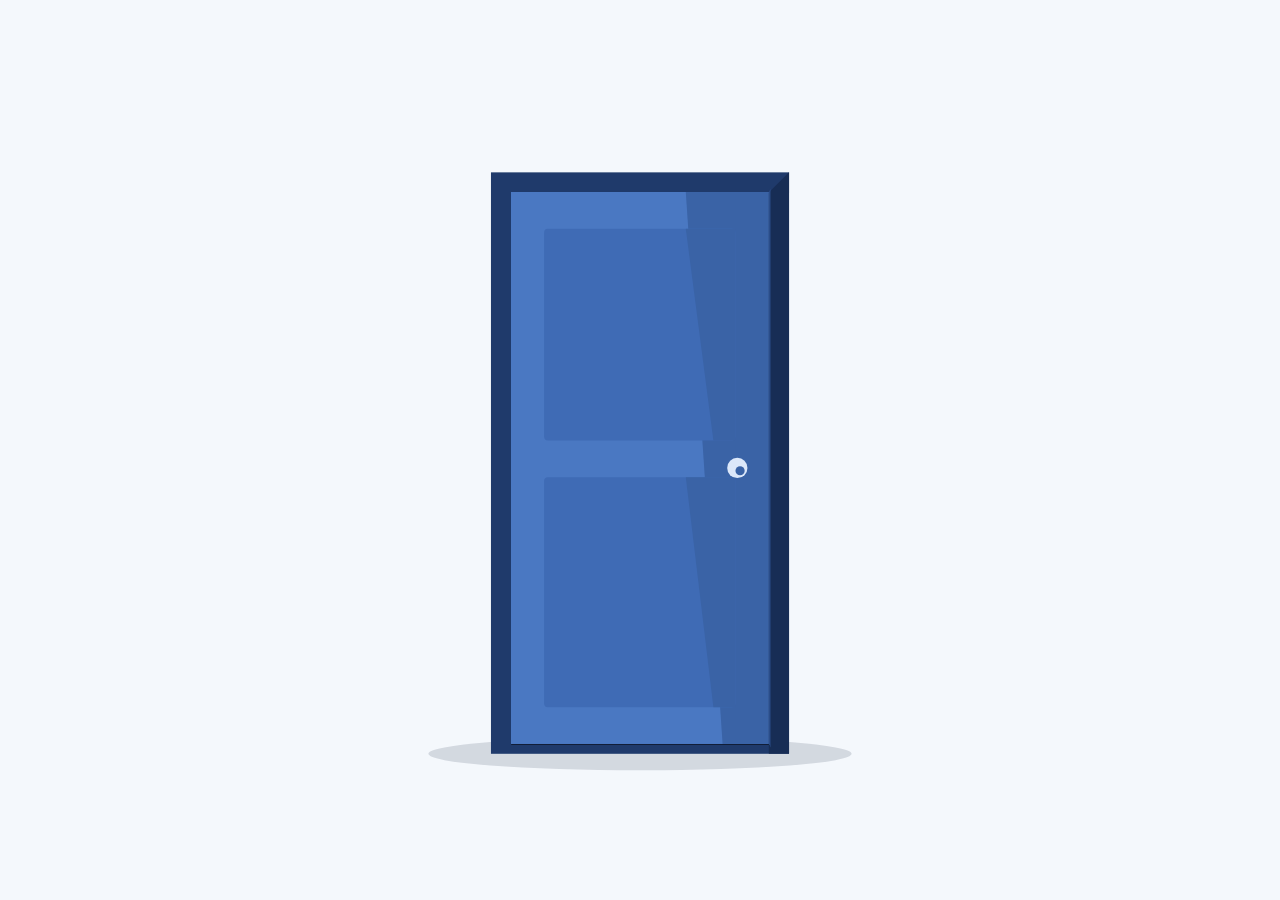
<file: index.html>
<!doctype html>
<html lang="en">
<head>
  <meta charset="utf-8">
  <meta name="viewport" content="width=device-width, initial-scale=1">
  <title>Study Check-In</title>
  <link rel="stylesheet" href="css/base.css">
  <link rel="stylesheet" href="css/layout.css">
  <link rel="stylesheet" href="css/door.css">
  <link rel="stylesheet" href="css/characters.css">
  <link rel="stylesheet" href="css/dialogue.css">
  <link rel="stylesheet" href="css/panels.css">
  <link rel="stylesheet" href="css/soldier.css">
  <link rel="stylesheet" href="css/effects.css">
  <link rel="stylesheet" href="css/decor.css">
</head>
<body>
  <!-- A room behind the door (a bought background) -->
  <div class="room" aria-hidden="true"></div>

  <!-- Corner buttons and coins (door screen only) -->
  <nav class="side" aria-label="Menu">
    <button type="button" class="side-btn" data-panel="tasks-panel">
      <svg viewBox="0 0 24 24" aria-hidden="true">
        <path d="M3.5 6.5l1.5 1.5 3-3M3.5 12.5l1.5 1.5 3-3M3.5 18.5l1.5 1.5 3-3M11 6.5h9.5M11 12.5h9.5M11 18.5h9.5"/>
      </svg>
      Tasks
    </button>
    <button type="button" class="side-btn" data-panel="store-panel">
      <svg viewBox="0 0 24 24" aria-hidden="true">
        <path d="M4 8h16l-1.3 11.2a1.5 1.5 0 0 1-1.5 1.3H6.8a1.5 1.5 0 0 1-1.5-1.3z"/>
        <path d="M8.5 10.5V7a3.5 3.5 0 0 1 7 0v3.5"/>
      </svg>
      Store
    </button>
    <button type="button" class="side-btn" data-panel="stats-panel">
      <svg viewBox="0 0 24 24" aria-hidden="true">
        <rect x="3" y="3" width="5" height="5" rx="1"/><rect x="10" y="3" width="5" height="5" rx="1"/><rect x="17" y="3" width="4" height="5" rx="1"/>
        <rect x="3" y="10" width="5" height="5" rx="1"/><rect x="10" y="10" width="5" height="5" rx="1"/><rect x="17" y="10" width="4" height="5" rx="1"/>
        <rect x="3" y="17" width="5" height="4" rx="1"/><rect x="10" y="17" width="5" height="4" rx="1"/>
      </svg>
      Stats
    </button>
    <div class="coin-badge" title="Your coins">
      <svg class="coin-icon" viewBox="0 0 20 20" aria-hidden="true">
        <circle cx="10" cy="10" r="9"/><circle class="coin-inner" cx="10" cy="10" r="5.5"/>
      </svg>
      <span data-coins>0</span>
      <span class="sr-only">coins</span>
    </div>
  </nav>

  <!-- Light / dark mode, top-right corner -->
  <button type="button" class="theme-btn" aria-label="Switch theme">
    <svg class="icon-moon" viewBox="0 0 24 24" aria-hidden="true"><path d="M20 14.5A8 8 0 0 1 9.5 4a8 8 0 1 0 10.5 10.5z"/></svg>
    <svg class="icon-sun" viewBox="0 0 24 24" aria-hidden="true"><circle cx="12" cy="12" r="4.2"/><path d="M12 2v2.5M12 19.5V22M2 12h2.5M19.5 12H22M4.9 4.9l1.8 1.8M17.3 17.3l1.8 1.8M4.9 19.1l1.8-1.8M17.3 6.7l1.8-1.8"/></svg>
  </button>

  <!-- Settings, top-right corner -->
  <button type="button" class="settings-btn" data-panel="settings-panel" aria-label="Settings">
    <svg viewBox="0 0 24 24" aria-hidden="true">
      <circle cx="12" cy="12" r="3.2"/>
      <path d="M12 2.8l1.6 2.3 2.7-.6.7 2.7 2.6 1-.9 2.6 1.9 2-1.9 2 .9 2.6-2.6 1-.7 2.7-2.7-.6L12 21.2l-1.6-2.3-2.7.6-.7-2.7-2.6-1 .9-2.6-1.9-2 1.9-2-.9-2.6 2.6-1 .7-2.7 2.7.6z"/>
    </svg>
  </button>

  <main class="app">
    <!-- The door scene is drawn into here by js/door.js -->
    <div id="stage" class="stage"></div>

    <!-- The study screen: shown while a session runs -->
    <section class="study" aria-label="Study session">
      <div id="break-clock" class="break-clock" aria-live="off"></div>
      <div id="clock" class="clock" role="timer">0:00</div>
      <p id="study-status" class="study-status" aria-live="polite"></p>
      <div class="study-buttons">
        <button id="break-btn" type="button" class="btn">Break</button>
        <button id="end-btn" type="button" class="btn btn-quiet">End session</button>
      </div>
      <ul id="session-tasks" class="session-tasks" aria-label="This session's tasks"></ul>
      <form id="session-add" class="session-add">
        <input type="text" maxlength="80" placeholder="Add a task…" aria-label="Add a task to this session">
        <button type="submit" class="btn btn-quiet">Add</button>
      </form>
    </section>
  </main>

  <!-- Pop-up panels -->
  <div class="panel-backdrop"></div>

  <section id="tasks-panel" class="panel" role="dialog" aria-labelledby="tasks-title" hidden>
    <header class="panel-head">
      <h2 id="tasks-title">Tasks</h2>
      <button type="button" class="panel-close" aria-label="Close">×</button>
    </header>
    <form id="task-form" class="task-form">
      <input type="text" maxlength="80" placeholder="Add a task…" aria-label="New task">
      <button type="submit" class="btn">Add</button>
    </form>
    <p id="task-empty" class="panel-empty">Nothing here yet. Add your first task above.</p>
    <ul id="task-list" class="task-list"></ul>
  </section>

  <section id="store-panel" class="panel panel-wide" role="dialog" aria-labelledby="store-title" hidden>
    <header class="panel-head">
      <h2 id="store-title">Store</h2>
      <div class="store-balance">
        <svg class="coin-icon" viewBox="0 0 20 20" aria-hidden="true">
          <circle cx="10" cy="10" r="9"/><circle class="coin-inner" cx="10" cy="10" r="5.5"/>
        </svg>
        <span data-coins>0</span>
      </div>
      <button type="button" class="panel-close" aria-label="Close">×</button>
    </header>
    <div class="store-tabs" role="tablist">
      <button type="button" class="store-tab is-active" data-tab="characters" role="tab">Characters</button>
      <button type="button" class="store-tab" data-tab="decor" role="tab">Door &amp; Room</button>
    </div>
    <div class="store-page" data-page="characters">
      <p class="store-intro">Earn 1 coin for every minute you study. Spend them on new people to check on you.</p>
      <ul id="store-list" class="store-list"></ul>
    </div>
    <div class="store-page" data-page="decor" hidden>
      <h3 class="store-heading">Color theme <span>free</span></h3>
      <div id="palette-list" class="palette-list"></div>
      <h3 class="store-heading">Decorations</h3>
      <ul id="decor-list" class="store-list decor-list"></ul>
      <form id="name-form" class="name-form" hidden>
        <label for="name-input">Name on your door</label>
        <input id="name-input" type="text" maxlength="18" placeholder="Your name">
        <button type="submit" class="btn">Save</button>
      </form>
    </div>
    <p id="store-note" class="store-note" aria-live="polite"></p>
  </section>

  <section id="stats-panel" class="panel panel-wide" role="dialog" aria-labelledby="stats-title" hidden>
    <header class="panel-head">
      <h2 id="stats-title">Stats</h2>
      <button type="button" class="panel-close" aria-label="Close">×</button>
    </header>
    <div class="heatmap-wrap">
      <div id="heatmap-months" class="heatmap-months"></div>
      <div class="heatmap-body">
        <div class="heatmap-days"><span>Mon</span><span></span><span>Wed</span><span></span><span>Fri</span><span></span><span>Sun</span></div>
        <div id="heatmap" class="heatmap" aria-label="Minutes studied per day, last 12 weeks"></div>
      </div>
      <div class="heatmap-legend">
        Less <i class="day level-0"></i><i class="day level-1"></i><i class="day level-2"></i><i class="day level-3"></i><i class="day level-4"></i> More
      </div>
    </div>
    <div class="stat-row">
      <div class="stat"><small>Most-studied day</small><strong id="stat-best">–</strong></div>
      <div class="stat"><small>Daily average</small><strong id="stat-average">–</strong></div>
    </div>
    <p id="stats-demo-note" class="stats-demo-note">Includes sample data, so the map isn't empty. Your real sessions are added on top.</p>
    <button type="button" id="reset-data" class="link-btn">Reset data</button>
  </section>

  <section id="settings-panel" class="panel" role="dialog" aria-labelledby="settings-title" hidden>
    <header class="panel-head">
      <h2 id="settings-title">Settings</h2>
      <button type="button" class="panel-close" aria-label="Close">×</button>
    </header>
    <label class="setting">
      <span>
        <strong>Sound effects</strong>
        <small>Knocks, creaks, slams and button clicks</small>
      </span>
      <input type="checkbox" id="sound-toggle" class="switch" role="switch">
    </label>
    <label class="setting">
      <span>
        <strong>Longest break</strong>
        <small>Whoever is behind the door gets crosser as a break goes on, and ends the session at this point</small>
      </span>
      <select id="break-limit" class="setting-select"></select>
    </label>
  </section>

  <script type="module" src="js/main.js"></script>
</body>
</html>
</file>
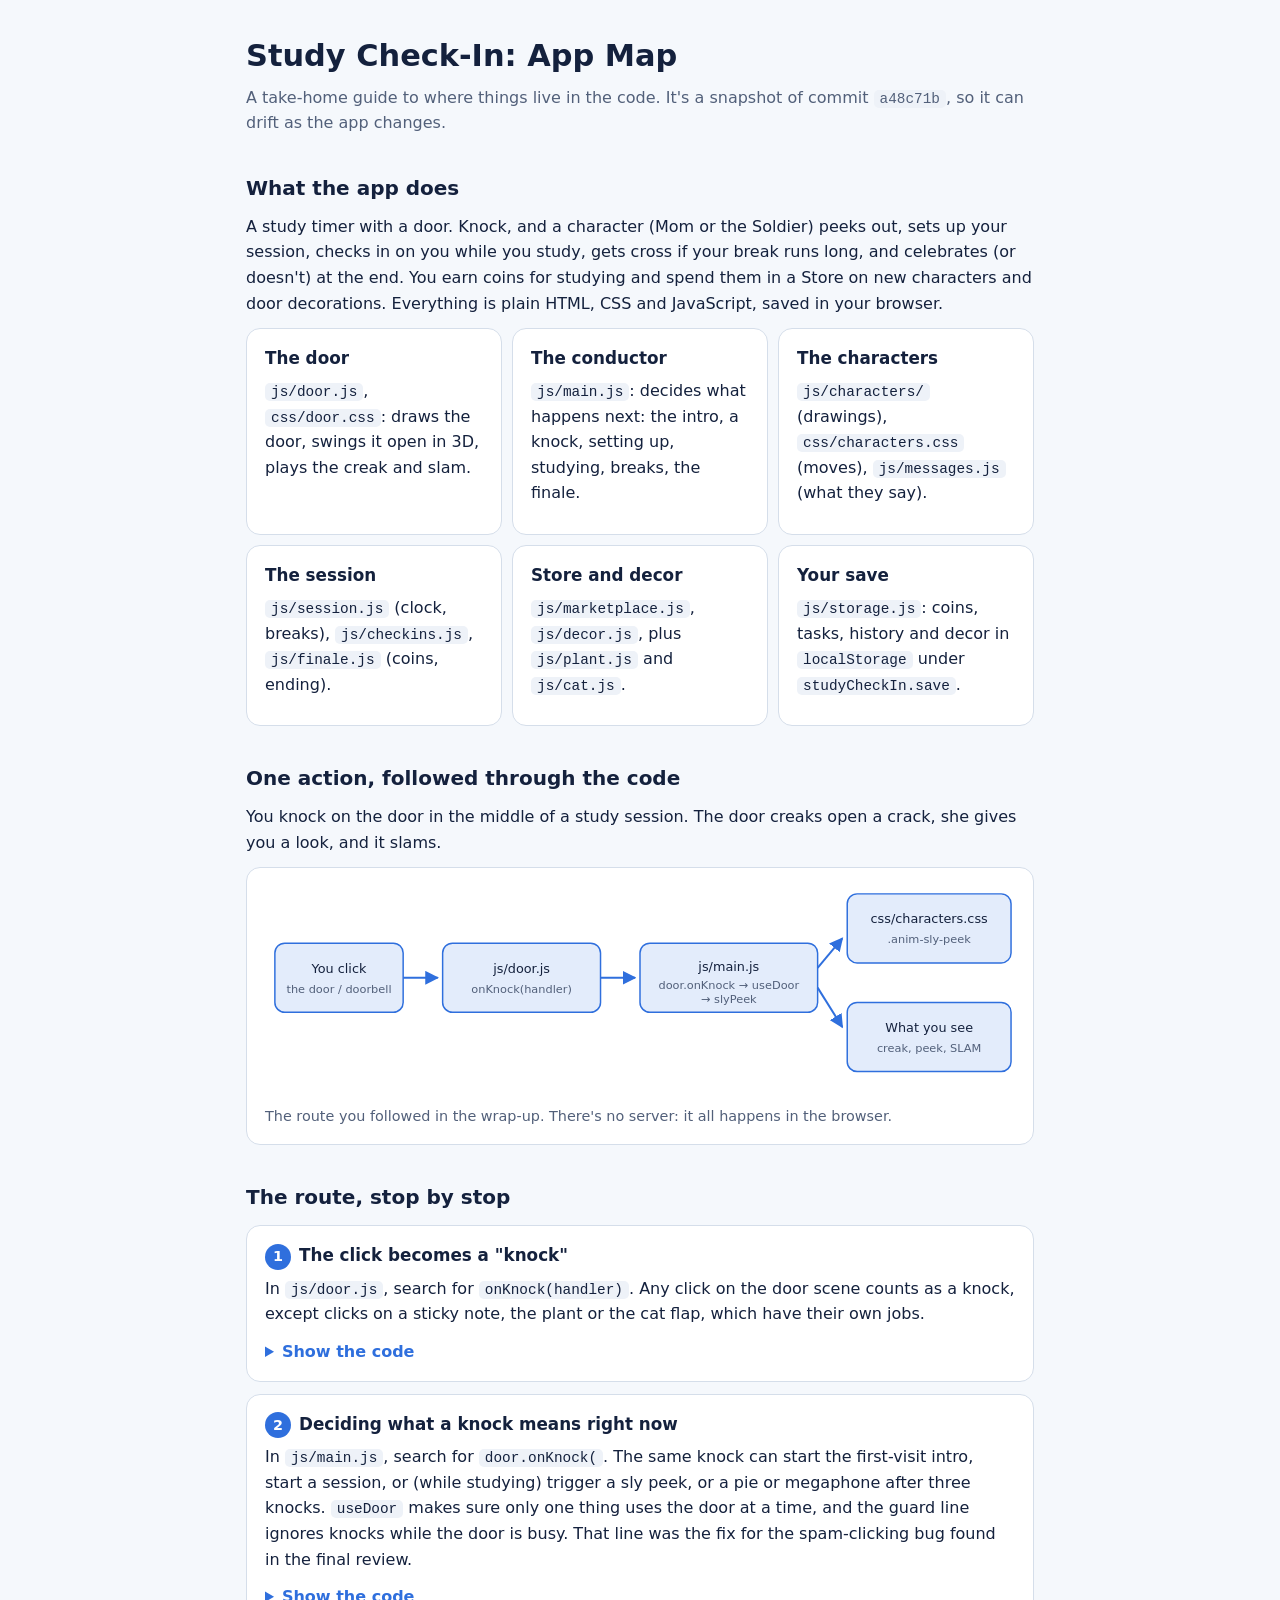
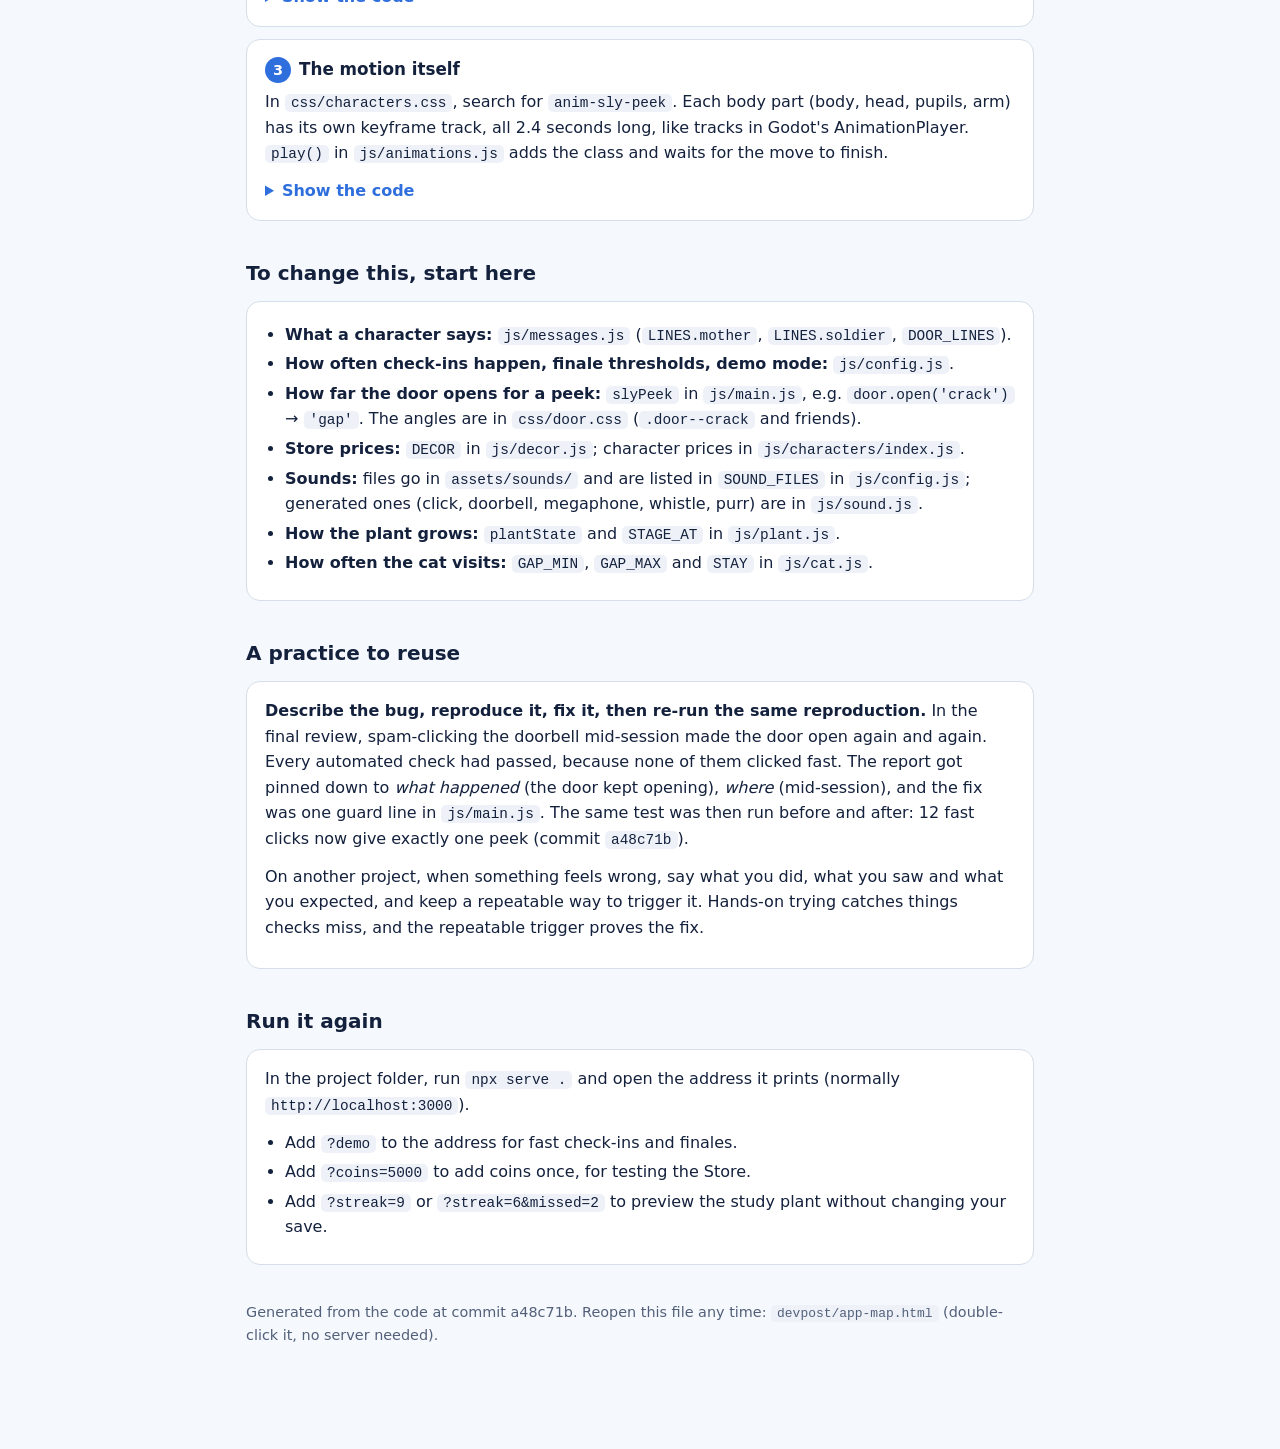
<file: devpost/app-map.html>
<!doctype html>
<html lang="en">
<head>
<meta charset="utf-8">
<meta name="viewport" content="width=device-width, initial-scale=1">
<title>Study Check-In App Map</title>
<style>
  :root {
    --bg: #f5f8fc; --card: #ffffff; --ink: #14213d; --soft: #52607a; --line: #d5deea;
    --accent: #2f6fdd; --accent-soft: #e3ecfb; --code: #eef2f8;
  }
  @media (prefers-color-scheme: dark) {
    :root { --bg: #0e1524; --card: #16203a; --ink: #e6edf8; --soft: #a3b1c9; --line: #2a3756;
            --accent: #7fa8f5; --accent-soft: #1e2d52; --code: #1c2742; }
  }
  * { box-sizing: border-box; }
  body { margin: 0; background: var(--bg); color: var(--ink); font: 16px/1.6 system-ui, "Segoe UI", sans-serif; }
  main { max-width: 820px; margin: 0 auto; padding: 32px 16px 64px; }
  h1 { font-size: 1.9rem; margin: 0 0 4px; }
  h2 { font-size: 1.25rem; margin: 36px 0 10px; }
  h3 { font-size: 1.05rem; margin: 0 0 6px; }
  p { margin: 0 0 12px; }
  .lede { color: var(--soft); }
  .card { background: var(--card); border: 1px solid var(--line); border-radius: 14px; padding: 16px 18px; margin: 12px 0; }
  code { background: var(--code); padding: 1px 6px; border-radius: 5px; font: 0.9em/1.4 Consolas, "Cascadia Mono", monospace; overflow-wrap: anywhere; }
  pre { background: var(--code); padding: 12px 14px; border-radius: 10px; overflow-x: auto; margin: 8px 0 0; }
  pre code { background: none; padding: 0; }
  ul { padding-left: 20px; margin: 0 0 8px; }
  li { margin: 4px 0; }
  .pieces { display: grid; grid-template-columns: repeat(auto-fit, minmax(220px, 1fr)); gap: 10px; }
  .pieces .card { margin: 0; }
  .stop-num { display: inline-grid; place-items: center; width: 26px; height: 26px; border-radius: 50%;
              background: var(--accent); color: var(--card); font-weight: 700; margin-right: 8px; font-size: 0.9rem; }
  figure { margin: 0; }
  figcaption { color: var(--soft); font-size: 0.9rem; margin-top: 6px; }
  svg text { fill: var(--ink); font: 13px system-ui, "Segoe UI", sans-serif; }
  svg .box { fill: var(--accent-soft); stroke: var(--accent); stroke-width: 1.5; }
  svg .arrow { stroke: var(--accent); stroke-width: 2; fill: none; marker-end: url(#head); }
  svg .small { fill: var(--soft); font-size: 11.5px; }
  details { margin-top: 8px; }
  summary { cursor: pointer; color: var(--accent); font-weight: 600; }
  summary:focus-visible { outline: 3px solid var(--accent); outline-offset: 2px; border-radius: 4px; }
  .foot { color: var(--soft); font-size: 0.9rem; margin-top: 36px; }
</style>
</head>
<body>
<main>
  <h1>Study Check-In: App Map</h1>
  <p class="lede">A take-home guide to where things live in the code. It's a snapshot of commit <code>a48c71b</code>, so it can drift as the app changes.</p>

  <h2>What the app does</h2>
  <p>A study timer with a door. Knock, and a character (Mom or the Soldier) peeks out, sets up your session, checks in on you while you study, gets cross if your break runs long, and celebrates (or doesn't) at the end. You earn coins for studying and spend them in a Store on new characters and door decorations. Everything is plain HTML, CSS and JavaScript, saved in your browser.</p>

  <div class="pieces">
    <div class="card"><h3>The door</h3><p><code>js/door.js</code>, <code>css/door.css</code>: draws the door, swings it open in 3D, plays the creak and slam.</p></div>
    <div class="card"><h3>The conductor</h3><p><code>js/main.js</code>: decides what happens next: the intro, a knock, setting up, studying, breaks, the finale.</p></div>
    <div class="card"><h3>The characters</h3><p><code>js/characters/</code> (drawings), <code>css/characters.css</code> (moves), <code>js/messages.js</code> (what they say).</p></div>
    <div class="card"><h3>The session</h3><p><code>js/session.js</code> (clock, breaks), <code>js/checkins.js</code>, <code>js/finale.js</code> (coins, ending).</p></div>
    <div class="card"><h3>Store and decor</h3><p><code>js/marketplace.js</code>, <code>js/decor.js</code>, plus <code>js/plant.js</code> and <code>js/cat.js</code>.</p></div>
    <div class="card"><h3>Your save</h3><p><code>js/storage.js</code>: coins, tasks, history and decor in <code>localStorage</code> under <code>studyCheckIn.save</code>.</p></div>
  </div>

  <h2>One action, followed through the code</h2>
  <p>You knock on the door in the middle of a study session. The door creaks open a crack, she gives you a look, and it slams.</p>
  <figure class="card">
    <svg viewBox="0 0 760 210" width="100%" role="img" aria-labelledby="diagram-title">
      <title id="diagram-title">A click on the door goes to door.js onKnock, then main.js decides it is a mid-session knock and runs slyPeek, which plays the sly-peek animation from characters.css and slams the door.</title>
      <defs><marker id="head" viewBox="0 0 10 10" refX="9" refY="5" markerWidth="7" markerHeight="7" orient="auto"><path d="M0 0 L10 5 L0 10 Z" fill="currentColor" style="fill: var(--accent)"/></marker></defs>
      <rect class="box" x="10" y="60" width="130" height="70" rx="10"/>
      <text x="75" y="90" text-anchor="middle">You click</text>
      <text x="75" y="110" text-anchor="middle" class="small">the door / doorbell</text>

      <rect class="box" x="180" y="60" width="160" height="70" rx="10"/>
      <text x="260" y="90" text-anchor="middle">js/door.js</text>
      <text x="260" y="110" text-anchor="middle" class="small">onKnock(handler)</text>

      <rect class="box" x="380" y="60" width="180" height="70" rx="10"/>
      <text x="470" y="88" text-anchor="middle">js/main.js</text>
      <text x="470" y="106" text-anchor="middle" class="small">door.onKnock → useDoor</text>
      <text x="470" y="121" text-anchor="middle" class="small">→ slyPeek</text>

      <rect class="box" x="590" y="10" width="166" height="70" rx="10"/>
      <text x="673" y="40" text-anchor="middle">css/characters.css</text>
      <text x="673" y="60" text-anchor="middle" class="small">.anim-sly-peek</text>

      <rect class="box" x="590" y="120" width="166" height="70" rx="10"/>
      <text x="673" y="150" text-anchor="middle">What you see</text>
      <text x="673" y="170" text-anchor="middle" class="small">creak, peek, SLAM</text>

      <path class="arrow" d="M140 95 H175"/>
      <path class="arrow" d="M340 95 H375"/>
      <path class="arrow" d="M560 85 L585 55"/>
      <path class="arrow" d="M560 105 L585 145"/>
    </svg>
    <figcaption>The route you followed in the wrap-up. There's no server: it all happens in the browser.</figcaption>
  </figure>

  <h2>The route, stop by stop</h2>

  <div class="card">
    <h3><span class="stop-num">1</span>The click becomes a "knock"</h3>
    <p>In <code>js/door.js</code>, search for <code>onKnock(handler)</code>. Any click on the door scene counts as a knock, except clicks on a sticky note, the plant or the cat flap, which have their own jobs.</p>
    <details><summary>Show the code</summary>
<pre><code>scene.addEventListener('click', e =&gt; {
  if (e.target.closest('.sticky-note, .plant, .cat-flap')) return;
  handler();
});</code></pre>
    </details>
  </div>

  <div class="card">
    <h3><span class="stop-num">2</span>Deciding what a knock means right now</h3>
    <p>In <code>js/main.js</code>, search for <code>door.onKnock(</code>. The same knock can start the first-visit intro, start a session, or (while studying) trigger a sly peek, or a pie or megaphone after three knocks. <code>useDoor</code> makes sure only one thing uses the door at a time, and the guard line ignores knocks while the door is busy. That line was the fix for the spam-clicking bug found in the final review.</p>
    <details><summary>Show the code</summary>
<pre><code>if (onBreak || doorAction) return;
playSound('knock');   // a knock, or a ding-dong if you have the doorbell
...
useDoor(slyPeek);</code></pre>
    </details>
  </div>

  <div class="card">
    <h3><span class="stop-num">3</span>The motion itself</h3>
    <p>In <code>css/characters.css</code>, search for <code>anim-sly-peek</code>. Each body part (body, head, pupils, arm) has its own keyframe track, all 2.4 seconds long, like tracks in Godot's AnimationPlayer. <code>play()</code> in <code>js/animations.js</code> adds the class and waits for the move to finish.</p>
    <details><summary>Show the code</summary>
<pre><code>.anim-sly-peek          { animation: sly-body 2.4s ease-in-out both; }
.anim-sly-peek .head    { animation: sly-head 2.4s ease-in-out both; }
.anim-sly-peek .pupil   { animation: sly-pupils 2.4s ease-in-out both; }
.anim-sly-peek .arm-r   { animation: sly-arm 2.4s ease-in-out both; }</code></pre>
    </details>
  </div>

  <h2>To change this, start here</h2>
  <div class="card">
    <ul>
      <li><strong>What a character says:</strong> <code>js/messages.js</code> (<code>LINES.mother</code>, <code>LINES.soldier</code>, <code>DOOR_LINES</code>).</li>
      <li><strong>How often check-ins happen, finale thresholds, demo mode:</strong> <code>js/config.js</code>.</li>
      <li><strong>How far the door opens for a peek:</strong> <code>slyPeek</code> in <code>js/main.js</code>, e.g. <code>door.open('crack')</code> → <code>'gap'</code>. The angles are in <code>css/door.css</code> (<code>.door--crack</code> and friends).</li>
      <li><strong>Store prices:</strong> <code>DECOR</code> in <code>js/decor.js</code>; character prices in <code>js/characters/index.js</code>.</li>
      <li><strong>Sounds:</strong> files go in <code>assets/sounds/</code> and are listed in <code>SOUND_FILES</code> in <code>js/config.js</code>; generated ones (click, doorbell, megaphone, whistle, purr) are in <code>js/sound.js</code>.</li>
      <li><strong>How the plant grows:</strong> <code>plantState</code> and <code>STAGE_AT</code> in <code>js/plant.js</code>.</li>
      <li><strong>How often the cat visits:</strong> <code>GAP_MIN</code>, <code>GAP_MAX</code> and <code>STAY</code> in <code>js/cat.js</code>.</li>
    </ul>
  </div>

  <h2>A practice to reuse</h2>
  <div class="card">
    <p><strong>Describe the bug, reproduce it, fix it, then re-run the same reproduction.</strong> In the final review, spam-clicking the doorbell mid-session made the door open again and again. Every automated check had passed, because none of them clicked fast. The report got pinned down to <em>what happened</em> (the door kept opening), <em>where</em> (mid-session), and the fix was one guard line in <code>js/main.js</code>. The same test was then run before and after: 12 fast clicks now give exactly one peek (commit <code>a48c71b</code>).</p>
    <p>On another project, when something feels wrong, say what you did, what you saw and what you expected, and keep a repeatable way to trigger it. Hands-on trying catches things checks miss, and the repeatable trigger proves the fix.</p>
  </div>

  <h2>Run it again</h2>
  <div class="card">
    <p>In the project folder, run <code>npx serve .</code> and open the address it prints (normally <code>http://localhost:3000</code>).</p>
    <ul>
      <li>Add <code>?demo</code> to the address for fast check-ins and finales.</li>
      <li>Add <code>?coins=5000</code> to add coins once, for testing the Store.</li>
      <li>Add <code>?streak=9</code> or <code>?streak=6&amp;missed=2</code> to preview the study plant without changing your save.</li>
    </ul>
  </div>

  <p class="foot">Generated from the code at commit a48c71b. Reopen this file any time: <code>devpost/app-map.html</code> (double-click it, no server needed).</p>
</main>
</body>
</html>
</file>
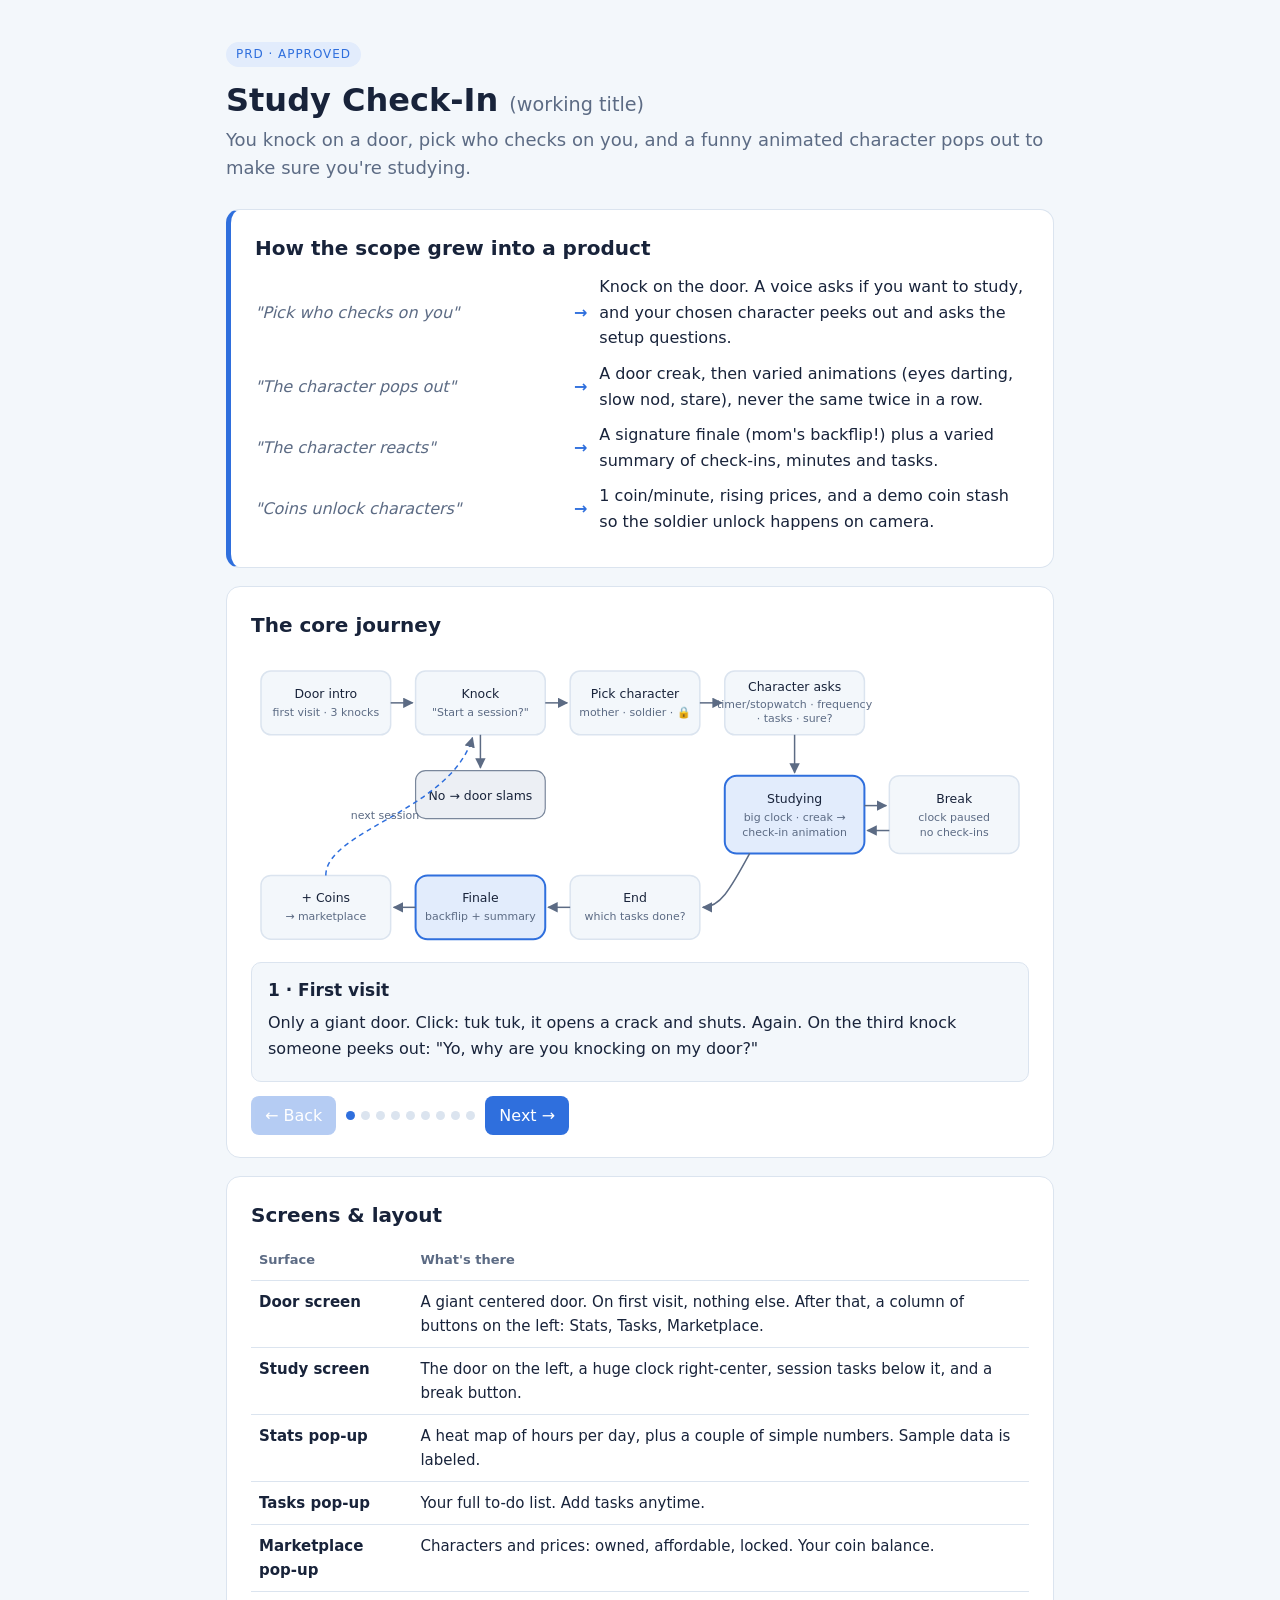
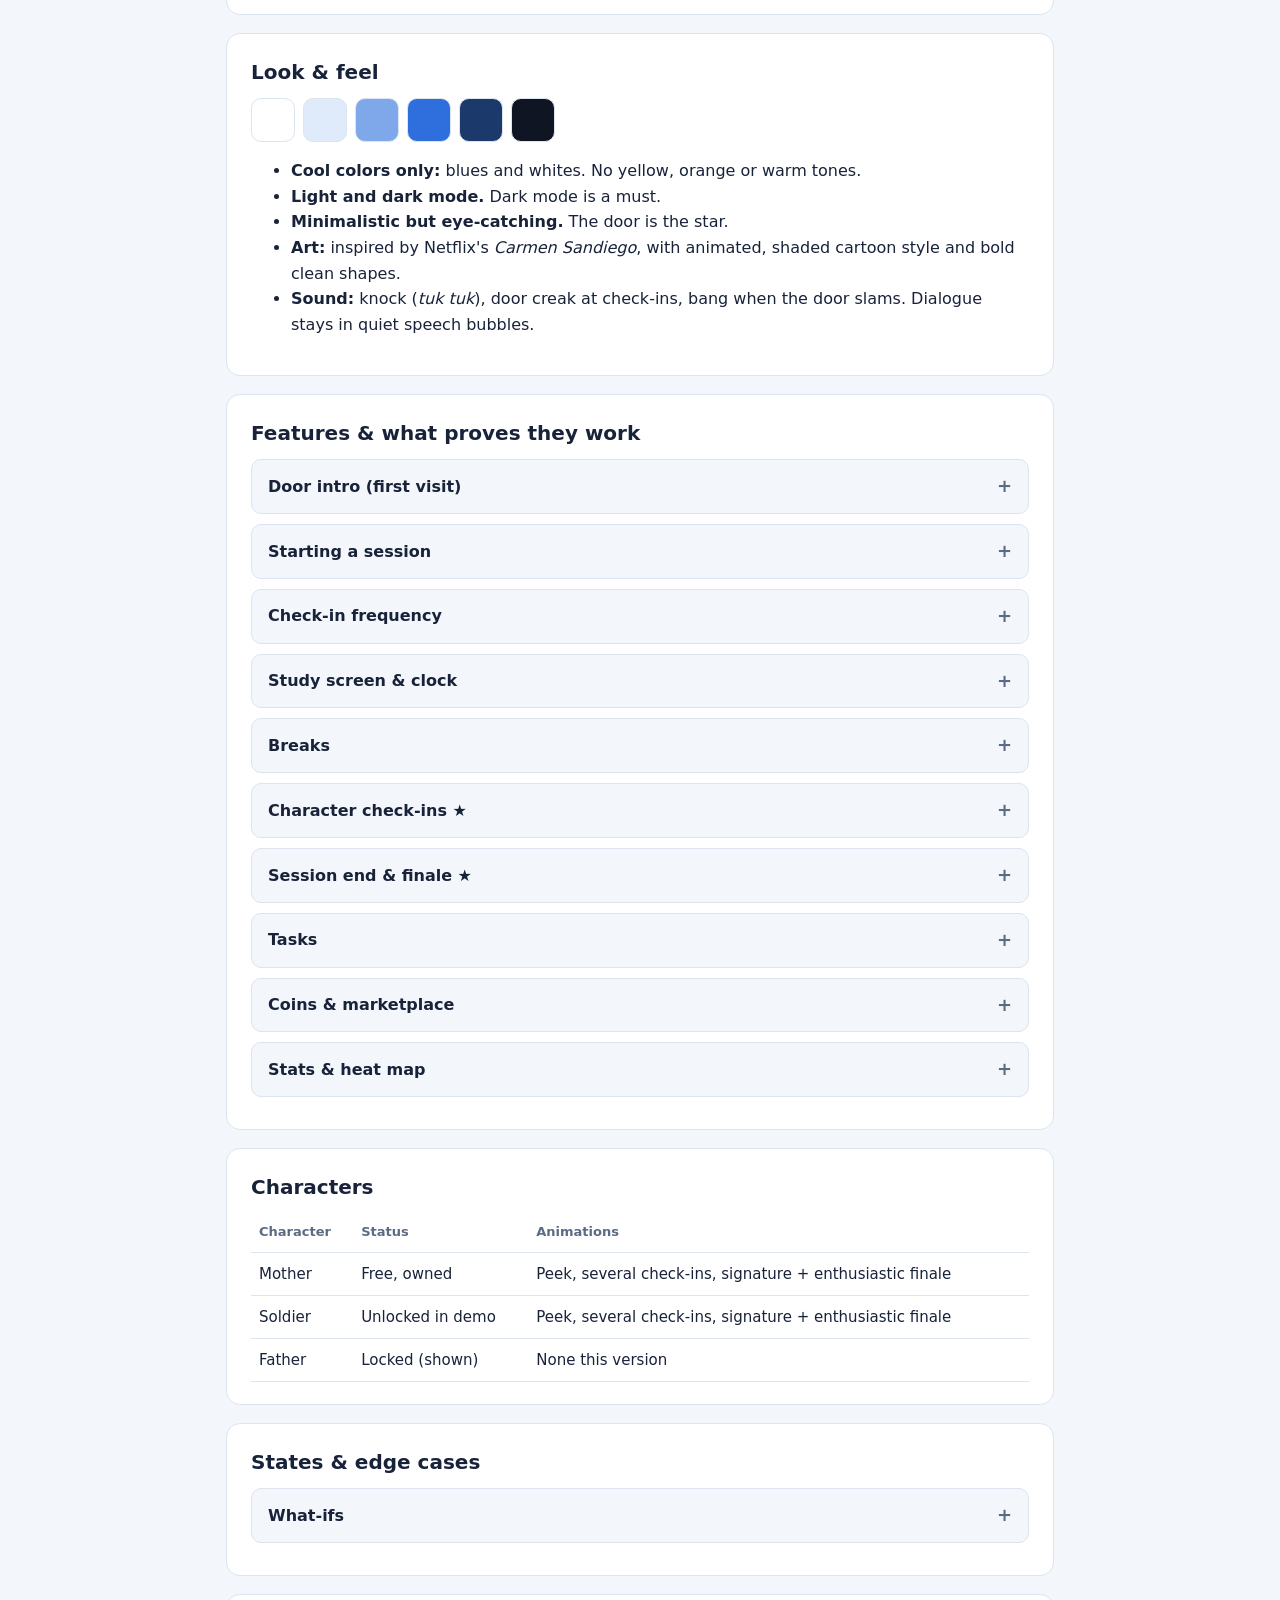
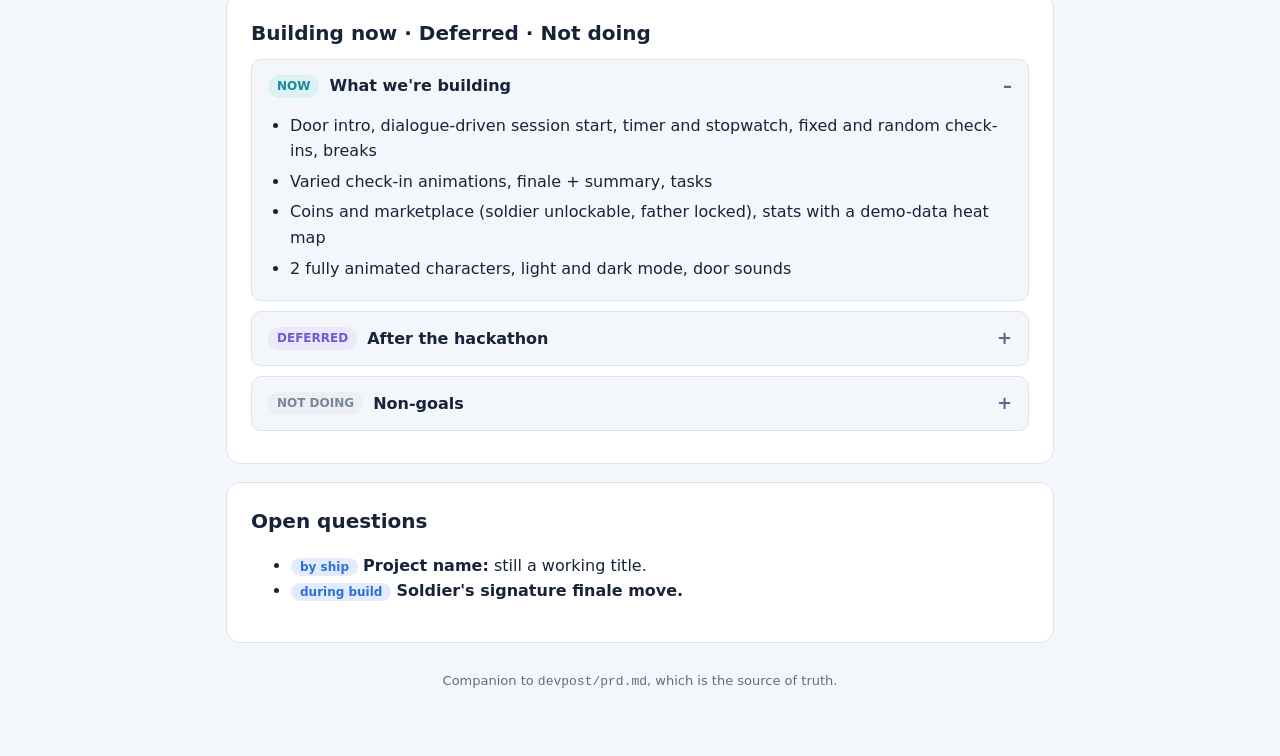
<file: devpost/prd.html>
<!doctype html>
<html lang="en">
<head>
<meta charset="utf-8">
<meta name="viewport" content="width=device-width, initial-scale=1">
<title>Study Check-In PRD</title>
<style>
  :root {
    --bg: #f3f7fb; --card: #ffffff; --ink: #18233a; --muted: #5c6b84; --line: #dbe4ef;
    --accent: #2f6fdd; --accent-soft: #e2ecfc; --teal: #1b8a9a; --teal-soft: #dcf1f4;
    --violet: #6b5bd6; --violet-soft: #ebe8fb; --slate: #7a879b; --slate-soft: #eceff4;
  }
  @media (prefers-color-scheme: dark) {
    :root:not([data-theme="light"]) {
      --bg: #0f1522; --card: #172034; --ink: #e6edf8; --muted: #9babc4; --line: #2a3650;
      --accent: #6a9df5; --accent-soft: #1c2c4c; --teal: #4fc2d0; --teal-soft: #15343a;
      --violet: #9b8ef0; --violet-soft: #262245; --slate: #9aa6ba; --slate-soft: #232c3c;
    }
  }
  * { box-sizing: border-box; }
  body { margin: 0; background: var(--bg); color: var(--ink); font: 16px/1.6 system-ui, -apple-system, "Segoe UI", sans-serif; }
  main { max-width: 860px; margin: 0 auto; padding: 40px 16px 64px; }
  .tag { display: inline-block; font-size: 12px; letter-spacing: .08em; text-transform: uppercase; color: var(--accent); background: var(--accent-soft); padding: 3px 10px; border-radius: 99px; }
  h1 { font-size: 32px; line-height: 1.2; margin: 14px 0 6px; }
  .lede { color: var(--muted); font-size: 18px; margin: 0 0 26px; }
  h2 { font-size: 20px; margin: 0 0 10px; }
  section { background: var(--card); border: 1px solid var(--line); border-radius: 14px; padding: 22px 24px; margin: 0 0 18px; }
  .grew { border-left: 5px solid var(--accent); }
  .grew .row { display: grid; grid-template-columns: 1fr auto 1.4fr; gap: 12px; align-items: center; margin: 10px 0; }
  .grew .from { color: var(--muted); font-style: italic; }
  .grew .arrow { color: var(--accent); font-weight: 700; }
  @media (max-width: 640px) { .grew .row { grid-template-columns: 1fr; gap: 2px; } .grew .arrow { display: none; } }
  svg { width: 100%; height: auto; display: block; }
  .diagram text { fill: var(--ink); font: 12.5px system-ui, sans-serif; }
  .diagram .sub { fill: var(--muted); font-size: 11px; }
  .diagram .box { fill: var(--bg); stroke: var(--line); stroke-width: 1.5; }
  .diagram .hero { fill: var(--accent-soft); stroke: var(--accent); stroke-width: 2; }
  .diagram .no { fill: var(--slate-soft); stroke: var(--slate); stroke-width: 1.2; }
  .diagram .ln { stroke: var(--muted); stroke-width: 1.5; fill: none; marker-end: url(#ar); }
  .diagram .dash { stroke: var(--accent); stroke-dasharray: 5 4; }
  .stepper { display: flex; align-items: center; gap: 10px; margin-top: 14px; flex-wrap: wrap; }
  .stepper button { font: inherit; background: var(--accent); color: #fff; border: 0; border-radius: 8px; padding: 7px 14px; cursor: pointer; }
  .stepper button:disabled { opacity: .35; cursor: default; }
  .dots { display: flex; gap: 6px; }
  .dots span { width: 9px; height: 9px; border-radius: 50%; background: var(--line); cursor: pointer; }
  .dots span.on { background: var(--accent); }
  .step-card { background: var(--bg); border: 1px solid var(--line); border-radius: 10px; padding: 14px 16px; margin-top: 12px; min-height: 120px; }
  .step-card h3 { margin: 0 0 6px; font-size: 17px; }
  .step-card p { margin: 0; }
  details { border: 1px solid var(--line); border-radius: 10px; margin: 10px 0; background: var(--bg); }
  summary { cursor: pointer; padding: 12px 16px; font-weight: 600; list-style: none; display: flex; align-items: center; gap: 10px; }
  summary::-webkit-details-marker { display: none; }
  summary::after { content: "+"; margin-left: auto; color: var(--muted); font-size: 18px; }
  details[open] summary::after { content: "–"; }
  details .body { padding: 0 18px 14px; }
  details ul { margin: 0; padding-left: 20px; }
  details li { margin-bottom: 5px; }
  .crit li { list-style: none; margin-left: -20px; }
  .crit li::before { content: "☐ "; color: var(--teal); }
  .pill { font-size: 12px; padding: 2px 9px; border-radius: 99px; font-weight: 600; }
  .p-now { background: var(--teal-soft); color: var(--teal); }
  .p-def { background: var(--violet-soft); color: var(--violet); }
  .p-no { background: var(--slate-soft); color: var(--slate); }
  .p-q { background: var(--accent-soft); color: var(--accent); }
  table { width: 100%; border-collapse: collapse; font-size: 15px; }
  th, td { text-align: left; padding: 9px 8px; border-bottom: 1px solid var(--line); vertical-align: top; }
  th { color: var(--muted); font-weight: 600; font-size: 13px; }
  .swatches { display: flex; gap: 8px; margin: 8px 0 12px; flex-wrap: wrap; }
  .swatches span { width: 44px; height: 44px; border-radius: 10px; border: 1px solid var(--line); }
  .assume { font-size: 13px; color: var(--violet); font-weight: 600; }
  footer { color: var(--muted); font-size: 13px; text-align: center; margin-top: 28px; }
</style>
</head>
<body>
<main>
  <span class="tag">PRD · approved</span>
  <h1>Study Check-In <span style="color:var(--muted);font-weight:400;font-size:.6em">(working title)</span></h1>
  <p class="lede">You knock on a door, pick who checks on you, and a funny animated character pops out to make sure you're studying.</p>

  <section class="grew">
    <h2>How the scope grew into a product</h2>
    <div class="row"><span class="from">"Pick who checks on you"</span><span class="arrow">→</span><span>Knock on the door. A voice asks if you want to study, and your chosen character peeks out and asks the setup questions.</span></div>
    <div class="row"><span class="from">"The character pops out"</span><span class="arrow">→</span><span>A door creak, then varied animations (eyes darting, slow nod, stare), never the same twice in a row.</span></div>
    <div class="row"><span class="from">"The character reacts"</span><span class="arrow">→</span><span>A signature finale (mom's backflip!) plus a varied summary of check-ins, minutes and tasks.</span></div>
    <div class="row"><span class="from">"Coins unlock characters"</span><span class="arrow">→</span><span>1 coin/minute, rising prices, and a demo coin stash so the soldier unlock happens on camera.</span></div>
  </section>

  <section>
    <h2>The core journey</h2>
    <svg class="diagram" viewBox="0 0 780 300" role="img" aria-label="Journey: first-visit intro, knock, start session yes or no, pick character, setup questions, studying with check-ins and breaks, end, finale, coins">
      <defs><marker id="ar" viewBox="0 0 10 10" refX="9" refY="5" markerWidth="7" markerHeight="7" orient="auto-start-reverse"><path d="M0,0 L10,5 L0,10 z" style="fill:var(--muted)"/></marker></defs>
      <rect class="box" x="10" y="20" width="130" height="64" rx="10"/><text x="75" y="47" text-anchor="middle" font-weight="600">Door intro</text><text x="75" y="65" text-anchor="middle" class="sub">first visit · 3 knocks</text>
      <rect class="box" x="165" y="20" width="130" height="64" rx="10"/><text x="230" y="47" text-anchor="middle" font-weight="600">Knock</text><text x="230" y="65" text-anchor="middle" class="sub">"Start a session?"</text>
      <rect class="no" x="165" y="120" width="130" height="48" rx="10"/><text x="230" y="149" text-anchor="middle">No → door slams</text>
      <rect class="box" x="320" y="20" width="130" height="64" rx="10"/><text x="385" y="47" text-anchor="middle" font-weight="600">Pick character</text><text x="385" y="65" text-anchor="middle" class="sub">mother · soldier · 🔒</text>
      <rect class="box" x="475" y="20" width="140" height="64" rx="10"/><text x="545" y="40" text-anchor="middle" font-weight="600">Character asks</text><text x="545" y="57" text-anchor="middle" class="sub">timer/stopwatch · frequency</text><text x="545" y="71" text-anchor="middle" class="sub">· tasks · sure?</text>
      <rect class="hero" x="475" y="125" width="140" height="78" rx="12"/><text x="545" y="152" text-anchor="middle" font-weight="700">Studying</text><text x="545" y="170" text-anchor="middle" class="sub">big clock · creak →</text><text x="545" y="185" text-anchor="middle" class="sub">check-in animation</text>
      <rect class="box" x="640" y="125" width="130" height="78" rx="10"/><text x="705" y="152" text-anchor="middle" font-weight="600">Break</text><text x="705" y="170" text-anchor="middle" class="sub">clock paused</text><text x="705" y="185" text-anchor="middle" class="sub">no check-ins</text>
      <rect class="box" x="320" y="225" width="130" height="64" rx="10"/><text x="385" y="252" text-anchor="middle" font-weight="600">End</text><text x="385" y="270" text-anchor="middle" class="sub">which tasks done?</text>
      <rect class="hero" x="165" y="225" width="130" height="64" rx="12"/><text x="230" y="252" text-anchor="middle" font-weight="700">Finale</text><text x="230" y="270" text-anchor="middle" class="sub">backflip + summary</text>
      <rect class="box" x="10" y="225" width="130" height="64" rx="10"/><text x="75" y="252" text-anchor="middle" font-weight="600">+ Coins</text><text x="75" y="270" text-anchor="middle" class="sub">→ marketplace</text>
      <path class="ln" d="M140,52 L162,52"/><path class="ln" d="M295,52 L317,52"/><path class="ln" d="M450,52 L472,52"/>
      <path class="ln" d="M230,84 L230,117"/>
      <path class="ln" d="M545,84 L545,122"/>
      <path class="ln" d="M615,155 L637,155"/><path class="ln" d="M640,180 L618,180"/>
      <path class="ln" d="M500,203 C480,240 470,257 453,257"/>
      <path class="ln" d="M320,257 L298,257"/><path class="ln" d="M165,257 L143,257"/>
      <path class="ln dash" d="M75,225 C75,180 200,160 222,87"/>
      <text x="100" y="168" class="sub">next session</text>
    </svg>

    <div class="step-card" id="stepCard" aria-live="polite"></div>
    <div class="stepper">
      <button id="prev">← Back</button>
      <div class="dots" id="dots"></div>
      <button id="next">Next →</button>
    </div>
  </section>

  <section>
    <h2>Screens &amp; layout</h2>
    <table>
      <tr><th>Surface</th><th>What's there</th></tr>
      <tr><td><strong>Door screen</strong></td><td>A giant centered door. On first visit, nothing else. After that, a column of buttons on the left: Stats, Tasks, Marketplace.</td></tr>
      <tr><td><strong>Study screen</strong></td><td>The door on the left, a huge clock right-center, session tasks below it, and a break button.</td></tr>
      <tr><td><strong>Stats pop-up</strong></td><td>A heat map of hours per day, plus a couple of simple numbers. Sample data is labeled.</td></tr>
      <tr><td><strong>Tasks pop-up</strong></td><td>Your full to-do list. Add tasks anytime.</td></tr>
      <tr><td><strong>Marketplace pop-up</strong></td><td>Characters and prices: owned, affordable, locked. Your coin balance.</td></tr>
    </table>
  </section>

  <section>
    <h2>Look &amp; feel</h2>
    <div class="swatches" aria-label="Cool palette examples">
      <span style="background:#ffffff"></span><span style="background:#dfeafa"></span><span style="background:#7fa8ea"></span><span style="background:#2f6fdd"></span><span style="background:#1b3a6b"></span><span style="background:#0f1522"></span>
    </div>
    <ul>
      <li><strong>Cool colors only:</strong> blues and whites. No yellow, orange or warm tones.</li>
      <li><strong>Light and dark mode.</strong> Dark mode is a must.</li>
      <li><strong>Minimalistic but eye-catching.</strong> The door is the star.</li>
      <li><strong>Art:</strong> inspired by Netflix's <em>Carmen Sandiego</em>, with animated, shaded cartoon style and bold clean shapes.</li>
      <li><strong>Sound:</strong> knock (<em>tuk tuk</em>), door creak at check-ins, bang when the door slams. Dialogue stays in quiet speech bubbles.</li>
    </ul>
  </section>

  <section>
    <h2>Features &amp; what proves they work</h2>
    <details><summary>Door intro (first visit)</summary><div class="body"><ul class="crit">
      <li>Only the door is visible on first visit</li><li>Knocks 1–2: knock sound, door opens a crack and shuts</li><li>Knock 3: character peeks out, "Yo, why are you knocking on my door?", then a short chat</li><li>Then the side buttons appear</li></ul></div></details>
    <details><summary>Starting a session</summary><div class="body"><ul class="crit">
      <li>Knock → darkness → "Do you want to start a study session?" Yes/No</li><li>No → bang, door slams</li><li>Yes → character picker shows all 3, with locked ones visibly locked</li><li>The character asks: timer/stopwatch → frequency → tasks → "Are you sure?"</li></ul></div></details>
    <details><summary>Check-in frequency</summary><div class="body"><ul class="crit">
      <li>Fixed: choose minutes, with very short options for the demo</li><li>Random: irregular, surprising times (e.g. 15, 35, 60 min)</li></ul></div></details>
    <details><summary>Study screen &amp; clock</summary><div class="body"><ul class="crit">
      <li>The door slides left and shuts, and a huge clock appears right-center</li><li>Stopwatch counts up, timer counts down</li><li>Session tasks are listed under the clock</li></ul></div></details>
    <details><summary>Breaks</summary><div class="body"><ul class="crit">
      <li>Break pauses the clock and stops check-ins</li><li>Resume continues where you left off</li></ul></div></details>
    <details><summary>Character check-ins ★</summary><div class="body"><ul class="crit">
      <li>A creak plays, the door opens, the character appears</li><li>Several animations per character, never the same twice in a row</li><li>A varied speech line ("Are you sure you're studying?")</li><li>The character goes back in. No input needed.</li></ul></div></details>
    <details><summary>Session end &amp; finale ★</summary><div class="body"><ul class="crit">
      <li>Ends when the timer hits zero, or when you press end</li><li>You're asked which tasks are done, and they get checked off</li><li>Signature funny finale (mom: backflip / brings out a dish)</li><li>3+ tasks → a more enthusiastic finale</li><li>Varied summary: check-ins, minutes, tasks (the task line is skipped if 0)</li><li>Coins earned are shown and added</li></ul></div></details>
    <details><summary>Tasks</summary><div class="body"><ul class="crit">
      <li>Add tasks anytime in the Tasks panel</li><li>Choose tasks for each session</li><li>Completed tasks are marked done</li></ul></div></details>
    <details><summary>Coins &amp; marketplace</summary><div class="body"><ul class="crit">
      <li>1 coin per minute studied</li><li>Rising prices (100 → 200 → 300…)</li><li>Mother is free, soldier is unlockable, father is shown but stays locked</li><li>Start with 150 coins: soldier 100, father 200 (stays locked)</li><li>Can't buy what you can't afford</li></ul></div></details>
    <details><summary>Stats &amp; heat map</summary><div class="body"><ul class="crit">
      <li>A heat map of hours studied per day</li><li>Simple numbers: most-studied day, average</li><li>Sample past data, labeled as demo data, with real sessions added on top</li></ul></div></details>
  </section>

  <section>
    <h2>Characters</h2>
    <table>
      <tr><th>Character</th><th>Status</th><th>Animations</th></tr>
      <tr><td>Mother</td><td>Free, owned</td><td>Peek, several check-ins, signature + enthusiastic finale</td></tr>
      <tr><td>Soldier</td><td>Unlocked in demo</td><td>Peek, several check-ins, signature + enthusiastic finale</td></tr>
      <tr><td>Father</td><td>Locked (shown)</td><td>None this version</td></tr>
    </table>
  </section>

  <section>
    <h2>States &amp; edge cases</h2>
    <details><summary>What-ifs</summary><div class="body"><ul>
      <li><strong>No tasks:</strong> the session runs without them, and the finale skips the task line</li>
      <li><strong>Can't afford:</strong> the price shows, and buying is blocked</li>
      <li><strong>Locked character:</strong> visible but not selectable</li>
      <li><strong>On break:</strong> the clock is paused, no check-ins</li>
      <li><strong>Coming back later:</strong> coins, characters, to-dos and history are kept</li>
      <li><strong>Closing mid-session:</strong> the session is lost and not counted</li>
    </ul></div></details>
  </section>

  <section>
    <h2>Building now · Deferred · Not doing</h2>
    <details open><summary><span class="pill p-now">NOW</span> What we're building</summary><div class="body"><ul>
      <li>Door intro, dialogue-driven session start, timer and stopwatch, fixed and random check-ins, breaks</li>
      <li>Varied check-in animations, finale + summary, tasks</li>
      <li>Coins and marketplace (soldier unlockable, father locked), stats with a demo-data heat map</li>
      <li>2 fully animated characters, light and dark mode, door sounds</li></ul></div></details>
    <details><summary><span class="pill p-def">DEFERRED</span> After the hackathon</summary><div class="body"><ul>
      <li>Mood/streak reactions: motivational on good streaks, funny threats on bad ones, streak-based finales</li>
      <li>Face getting sadder/angrier each day you skip</li>
      <li>Father's animations and unlock, door accessories, more characters, timelapse</li></ul></div></details>
    <details><summary><span class="pill p-no">NOT DOING</span> Non-goals</summary><div class="body"><ul>
      <li>App blocking / strict modes: a website can't block other apps</li>
      <li>Camera presence detection: too unreliable for this build</li>
      <li>Accounts or logins, and detailed analytics</li></ul></div></details>
  </section>

  <section>
    <h2>Open questions</h2>
    <ul>
      <li><span class="pill p-q">by ship</span> <strong>Project name:</strong> still a working title.</li>
      <li><span class="pill p-q">during build</span> <strong>Soldier's signature finale move.</strong></li>
    </ul>
  </section>

  <footer>Companion to <code>devpost/prd.md</code>, which is the source of truth.</footer>
</main>
<script>
  const steps = [
    ["1 · First visit", "Only a giant door. Click: tuk tuk, it opens a crack and shuts. Again. On the third knock someone peeks out: \"Yo, why are you knocking on my door?\""],
    ["2 · Start a session?", "Knock. Darkness behind the door. A voice: \"Do you want to start a study session?\" No: the door slams with a bang. Yes: \"Who do you want to check up on you?\""],
    ["3 · Pick a character", "Mother (free), soldier (unlockable), father (locked). Locked characters are visible but can't be picked."],
    ["4 · The character sets you up", "They peek out and ask: timer or stopwatch? How often should I check on you (minutes or random)? Which tasks for this session? Are you sure you'd like to start?"],
    ["5 · Studying", "The door slides left and shuts. A huge clock on the right, your tasks below. The break button pauses everything."],
    ["6 · Check-in ★", "Creeeak. The character leans out, eyes darting left to right, gives a slow nod and sneaks back in. Or stares. A different animation each time, with a quiet speech bubble."],
    ["7 · The end", "The timer hits zero, or you end the stopwatch. Which tasks did you finish?"],
    ["8 · Finale ★", "The character comes fully out with their signature move (mom does a backflip!) and a varied summary: check-ins, minutes, tasks. 3+ tasks? An even bigger reaction."],
    ["9 · Rewards & progress", "Coins added (1/minute). Unlock characters in the marketplace. See your heat map in Stats."]
  ];
  let i = 0;
  const card = document.getElementById("stepCard"), dots = document.getElementById("dots");
  const prev = document.getElementById("prev"), next = document.getElementById("next");
  steps.forEach((_, n) => { const d = document.createElement("span"); d.title = "Step " + (n + 1); d.onclick = () => { i = n; render(); }; dots.appendChild(d); });
  function render() {
    card.innerHTML = "<h3>" + steps[i][0] + "</h3><p>" + steps[i][1] + "</p>";
    [...dots.children].forEach((d, n) => d.classList.toggle("on", n === i));
    prev.disabled = i === 0; next.disabled = i === steps.length - 1;
  }
  prev.onclick = () => { if (i > 0) { i--; render(); } };
  next.onclick = () => { if (i < steps.length - 1) { i++; render(); } };
  render();
</script>
</body>
</html>
</file>
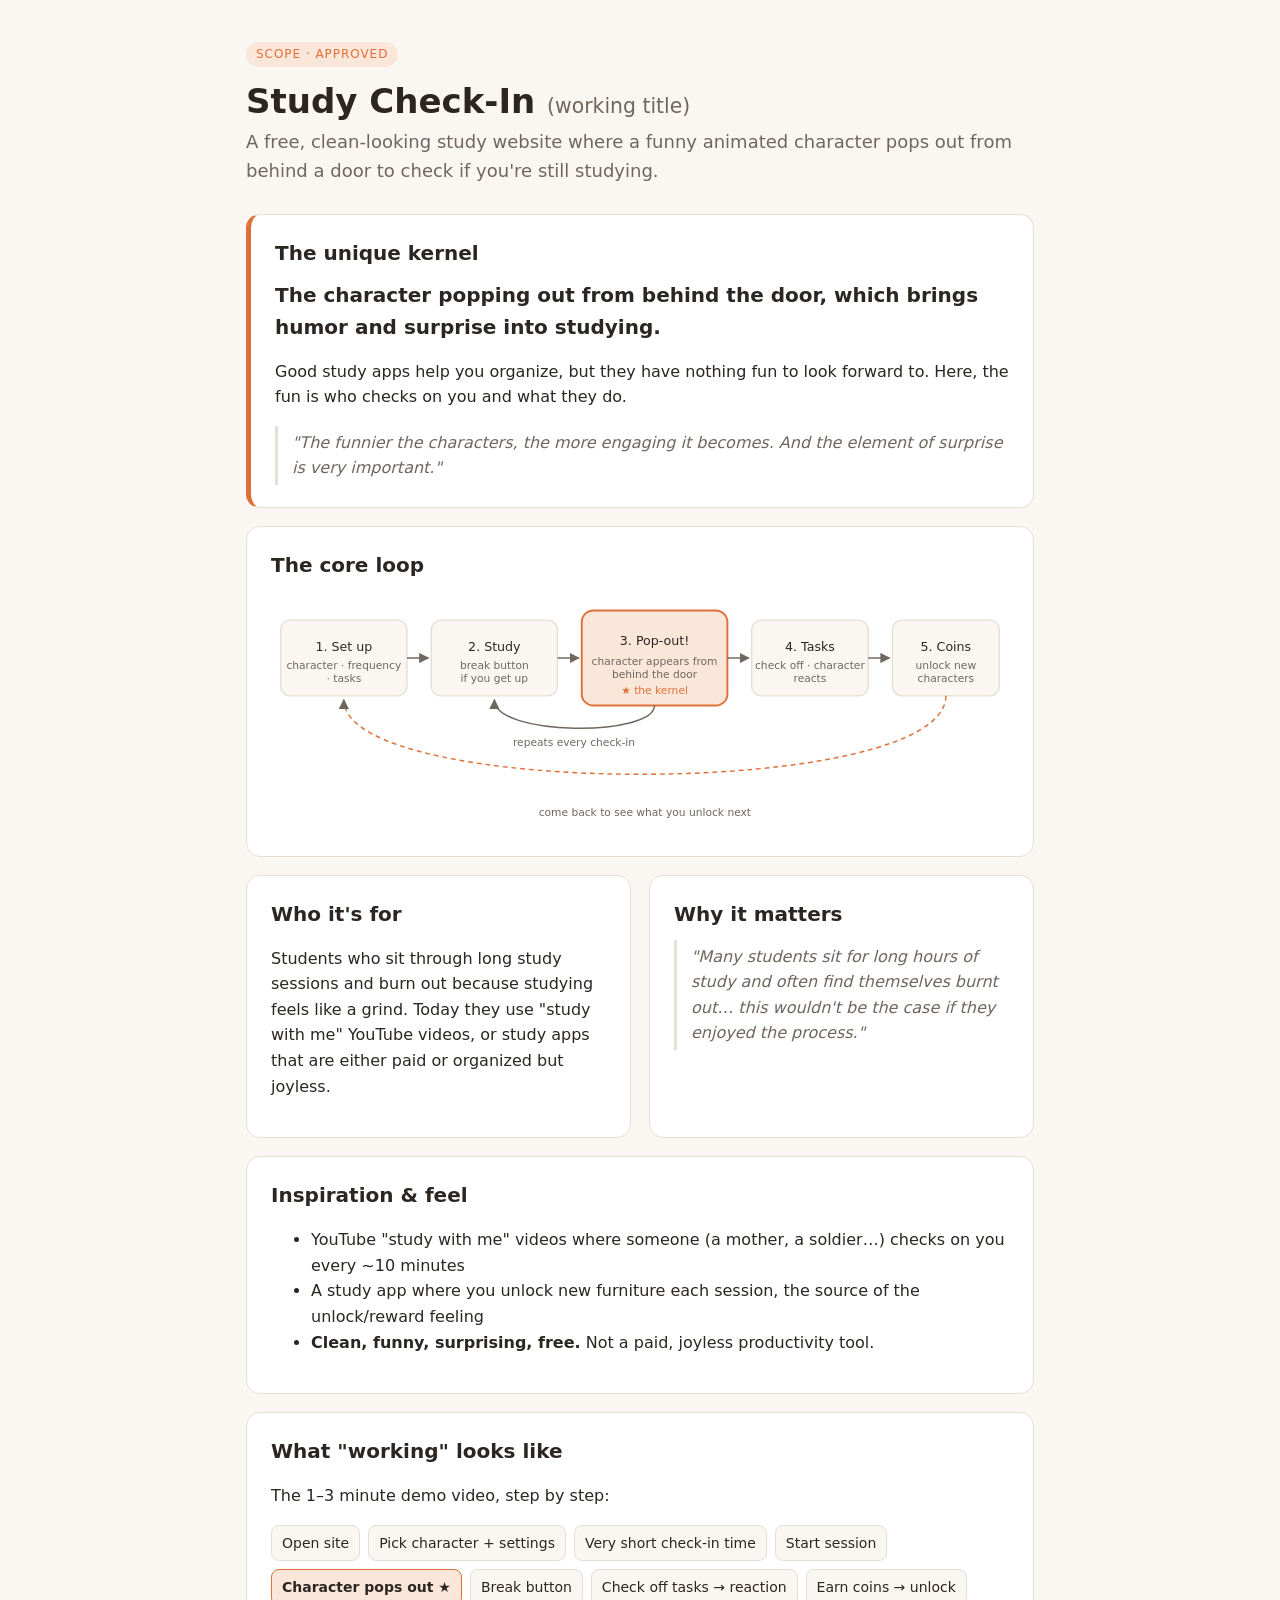
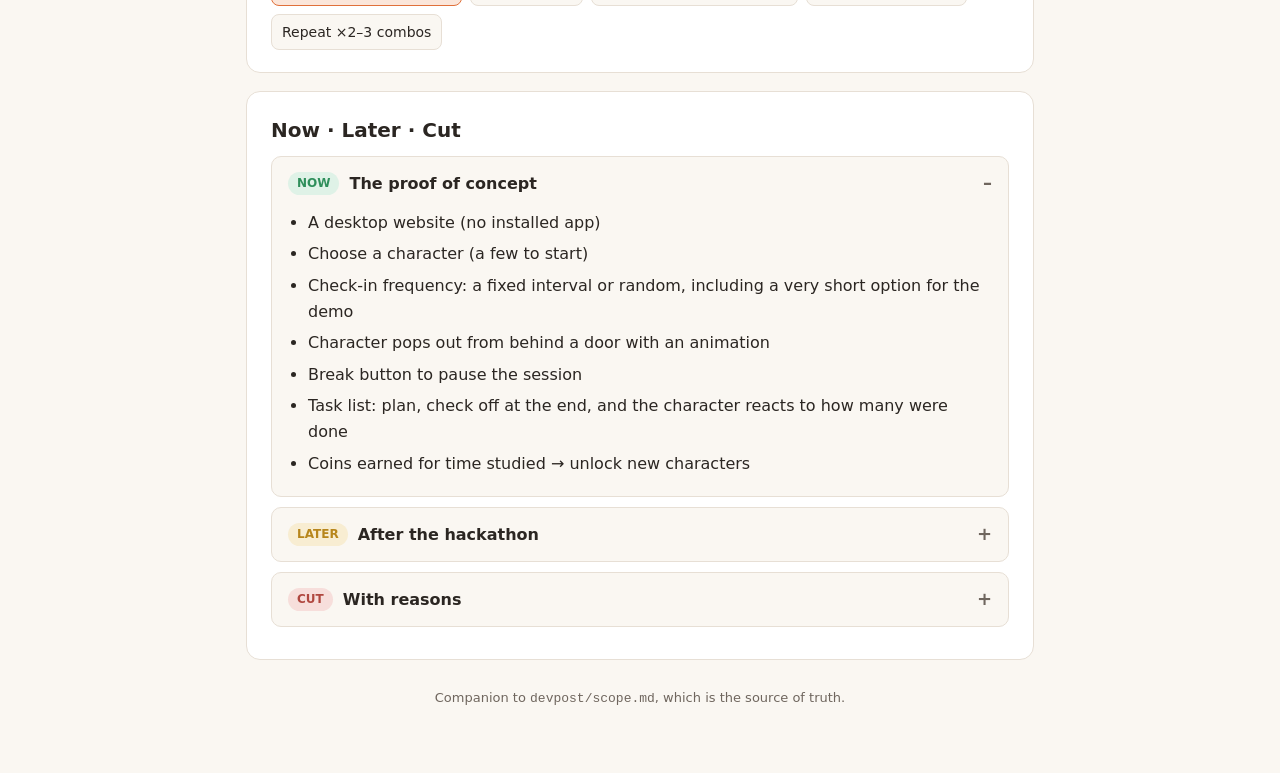
<file: devpost/scope.html>
<!doctype html>
<html lang="en">
<head>
<meta charset="utf-8">
<meta name="viewport" content="width=device-width, initial-scale=1">
<title>Study Check-In Scope</title>
<style>
  :root {
    --bg: #faf7f2;
    --card: #ffffff;
    --ink: #2b2622;
    --muted: #6f665e;
    --line: #e7dfd5;
    --accent: #e0703a;
    --accent-soft: #fbe6da;
    --now: #2f8f5b;
    --now-soft: #dff2e7;
    --later: #b7861c;
    --later-soft: #f8edd2;
    --cut: #b0473f;
    --cut-soft: #f7dedb;
  }
  @media (prefers-color-scheme: dark) {
    :root:not([data-theme="light"]) {
      --bg: #1c1916;
      --card: #26221e;
      --ink: #f1ebe4;
      --muted: #b2a89e;
      --line: #3a342e;
      --accent: #f08a55;
      --accent-soft: #43291c;
      --now: #5cc28a;
      --now-soft: #1e3628;
      --later: #e0b04a;
      --later-soft: #3a3019;
      --cut: #e07a70;
      --cut-soft: #3d2220;
    }
  }
  * { box-sizing: border-box; }
  body {
    margin: 0;
    background: var(--bg);
    color: var(--ink);
    font: 16px/1.6 system-ui, -apple-system, "Segoe UI", sans-serif;
  }
  main { max-width: 820px; margin: 0 auto; padding: 40px 16px 64px; }
  .tag {
    display: inline-block; font-size: 12px; letter-spacing: .08em; text-transform: uppercase;
    color: var(--accent); background: var(--accent-soft); padding: 3px 10px; border-radius: 99px;
  }
  h1 { font-size: 34px; line-height: 1.2; margin: 14px 0 6px; }
  .lede { color: var(--muted); font-size: 18px; margin: 0 0 28px; }
  h2 { font-size: 20px; margin: 0 0 10px; }
  section {
    background: var(--card); border: 1px solid var(--line); border-radius: 14px;
    padding: 22px 24px; margin: 0 0 18px;
  }
  .kernel { border-left: 5px solid var(--accent); }
  .kernel p.big { font-size: 20px; font-weight: 600; margin: 0 0 8px; }
  blockquote {
    margin: 10px 0 0; padding: 4px 0 4px 14px; border-left: 3px solid var(--line);
    color: var(--muted); font-style: italic;
  }
  svg { width: 100%; height: auto; display: block; }
  .diagram text { fill: var(--ink); font: 13px system-ui, sans-serif; }
  .diagram .sub { fill: var(--muted); font-size: 11px; }
  .diagram .box { fill: var(--bg); stroke: var(--line); stroke-width: 1.5; }
  .diagram .hero { fill: var(--accent-soft); stroke: var(--accent); stroke-width: 2; }
  .diagram .arrow { stroke: var(--muted); stroke-width: 1.5; fill: none; marker-end: url(#a); }
  .diagram .loop { stroke: var(--accent); stroke-dasharray: 5 4; }
  ol li { margin-bottom: 6px; }
  details {
    border: 1px solid var(--line); border-radius: 10px; margin: 10px 0; background: var(--bg);
  }
  summary {
    cursor: pointer; padding: 12px 16px; font-weight: 600; list-style: none;
    display: flex; align-items: center; gap: 10px;
  }
  summary::-webkit-details-marker { display: none; }
  summary::after { content: "+"; margin-left: auto; color: var(--muted); font-size: 18px; }
  details[open] summary::after { content: "–"; }
  details ul { margin: 0; padding: 0 20px 14px 36px; }
  details li { margin-bottom: 6px; }
  .pill { font-size: 12px; padding: 2px 9px; border-radius: 99px; font-weight: 600; }
  .now .pill { background: var(--now-soft); color: var(--now); }
  .later .pill { background: var(--later-soft); color: var(--later); }
  .cut .pill { background: var(--cut-soft); color: var(--cut); }
  .grid { display: grid; grid-template-columns: 1fr 1fr; gap: 18px; }
  .grid section { margin: 0; }
  @media (max-width: 640px) { .grid { grid-template-columns: 1fr; } h1 { font-size: 28px; } }
  .demo { display: flex; flex-wrap: wrap; gap: 8px; margin-top: 12px; }
  .demo span {
    background: var(--bg); border: 1px solid var(--line); border-radius: 8px; padding: 6px 10px; font-size: 14px;
  }
  .demo span.star { border-color: var(--accent); background: var(--accent-soft); font-weight: 600; }
  footer { color: var(--muted); font-size: 13px; text-align: center; margin-top: 28px; }
</style>
</head>
<body>
<main>
  <span class="tag">Scope · approved</span>
  <h1>Study Check-In <span style="color:var(--muted);font-weight:400;font-size:.6em">(working title)</span></h1>
  <p class="lede">A free, clean-looking study website where a funny animated character pops out from behind a door to check if you're still studying.</p>

  <section class="kernel">
    <h2>The unique kernel</h2>
    <p class="big">The character popping out from behind the door, which brings humor and surprise into studying.</p>
    <p>Good study apps help you organize, but they have nothing fun to look forward to. Here, the fun is who checks on you and what they do.</p>
    <blockquote>"The funnier the characters, the more engaging it becomes. And the element of surprise is very important."</blockquote>
  </section>

  <section>
    <h2>The core loop</h2>
    <svg class="diagram" viewBox="0 0 760 250" role="img" aria-label="Core loop diagram: set up, study, character pops out, check off tasks, earn coins and unlock characters, then back to set up">
      <defs>
        <marker id="a" viewBox="0 0 10 10" refX="9" refY="5" markerWidth="7" markerHeight="7" orient="auto-start-reverse">
          <path d="M0,0 L10,5 L0,10 z" fill="currentColor" style="fill:var(--muted)"/>
        </marker>
      </defs>
      <rect class="box" x="10" y="30" width="130" height="78" rx="10"/>
      <text x="75" y="62" text-anchor="middle" font-weight="600">1. Set up</text>
      <text x="75" y="80" text-anchor="middle" class="sub">character · frequency</text>
      <text x="75" y="94" text-anchor="middle" class="sub">· tasks</text>

      <rect class="box" x="165" y="30" width="130" height="78" rx="10"/>
      <text x="230" y="62" text-anchor="middle" font-weight="600">2. Study</text>
      <text x="230" y="80" text-anchor="middle" class="sub">break button</text>
      <text x="230" y="94" text-anchor="middle" class="sub">if you get up</text>

      <rect class="hero" x="320" y="20" width="150" height="98" rx="12"/>
      <text x="395" y="56" text-anchor="middle" font-weight="700">3. Pop-out!</text>
      <text x="395" y="76" text-anchor="middle" class="sub">character appears from</text>
      <text x="395" y="90" text-anchor="middle" class="sub">behind the door</text>
      <text x="395" y="106" text-anchor="middle" class="sub" style="fill:var(--accent)">★ the kernel</text>

      <rect class="box" x="495" y="30" width="120" height="78" rx="10"/>
      <text x="555" y="62" text-anchor="middle" font-weight="600">4. Tasks</text>
      <text x="555" y="80" text-anchor="middle" class="sub">check off · character</text>
      <text x="555" y="94" text-anchor="middle" class="sub">reacts</text>

      <rect class="box" x="640" y="30" width="110" height="78" rx="10"/>
      <text x="695" y="62" text-anchor="middle" font-weight="600">5. Coins</text>
      <text x="695" y="80" text-anchor="middle" class="sub">unlock new</text>
      <text x="695" y="94" text-anchor="middle" class="sub">characters</text>

      <path class="arrow" d="M140,69 L162,69"/>
      <path class="arrow" d="M295,69 L317,69"/>
      <path class="arrow" d="M470,69 L492,69"/>
      <path class="arrow" d="M615,69 L637,69"/>
      <path class="arrow" d="M395,118 C395,150 230,150 230,112"/>
      <text x="312" y="160" text-anchor="middle" class="sub">repeats every check-in</text>
      <path class="arrow loop" d="M695,108 C695,215 75,215 75,112"/>
      <text x="385" y="232" text-anchor="middle" class="sub">come back to see what you unlock next</text>
    </svg>
  </section>

  <div class="grid">
    <section>
      <h2>Who it's for</h2>
      <p>Students who sit through long study sessions and burn out because studying feels like a grind. Today they use "study with me" YouTube videos, or study apps that are either paid or organized but joyless.</p>
    </section>
    <section>
      <h2>Why it matters</h2>
      <blockquote>"Many students sit for long hours of study and often find themselves burnt out… this wouldn't be the case if they enjoyed the process."</blockquote>
    </section>
  </div>
  <div style="height:18px"></div>

  <section>
    <h2>Inspiration &amp; feel</h2>
    <ul>
      <li>YouTube "study with me" videos where someone (a mother, a soldier…) checks on you every ~10 minutes</li>
      <li>A study app where you unlock new furniture each session, the source of the unlock/reward feeling</li>
      <li><strong>Clean, funny, surprising, free.</strong> Not a paid, joyless productivity tool.</li>
    </ul>
  </section>

  <section>
    <h2>What "working" looks like</h2>
    <p>The 1–3 minute demo video, step by step:</p>
    <div class="demo">
      <span>Open site</span><span>Pick character + settings</span><span>Very short check-in time</span>
      <span>Start session</span><span class="star">Character pops out ★</span><span>Break button</span>
      <span>Check off tasks → reaction</span><span>Earn coins → unlock</span><span>Repeat ×2–3 combos</span>
    </div>
  </section>

  <section>
    <h2>Now · Later · Cut</h2>
    <details class="now" open>
      <summary><span class="pill">NOW</span> The proof of concept</summary>
      <ul>
        <li>A desktop website (no installed app)</li>
        <li>Choose a character (a few to start)</li>
        <li>Check-in frequency: a fixed interval or random, including a very short option for the demo</li>
        <li>Character pops out from behind a door with an animation</li>
        <li>Break button to pause the session</li>
        <li>Task list: plan, check off at the end, and the character reacts to how many were done</li>
        <li>Coins earned for time studied → unlock new characters</li>
      </ul>
    </details>
    <details class="later">
      <summary><span class="pill">LATER</span> After the hackathon</summary>
      <ul>
        <li><strong>Face getting sadder/angrier each day you skip.</strong> You call this a core feature, but it needs the app to remember you across days and is hard to show in a short video.</li>
        <li>Optional timelapse recording of yourself studying (off by default)</li>
        <li>Timer vs. stopwatch modes. This wasn't discussed for the PoC, so tell me if you want it in now.</li>
      </ul>
    </details>
    <details class="cut">
      <summary><span class="pill">CUT</span> With reasons</summary>
      <ul>
        <li><strong>App blocking (strict / super strict modes):</strong> a website can't block other apps. It would need a full desktop or phone app with special permissions.</li>
        <li><strong>Camera presence detection</strong> (with the "acknowledge you're here" countdown): detecting a person reliably could take the whole build.</li>
      </ul>
    </details>
  </section>

  <footer>Companion to <code>devpost/scope.md</code>, which is the source of truth.</footer>
</main>
</body>
</html>
</file>
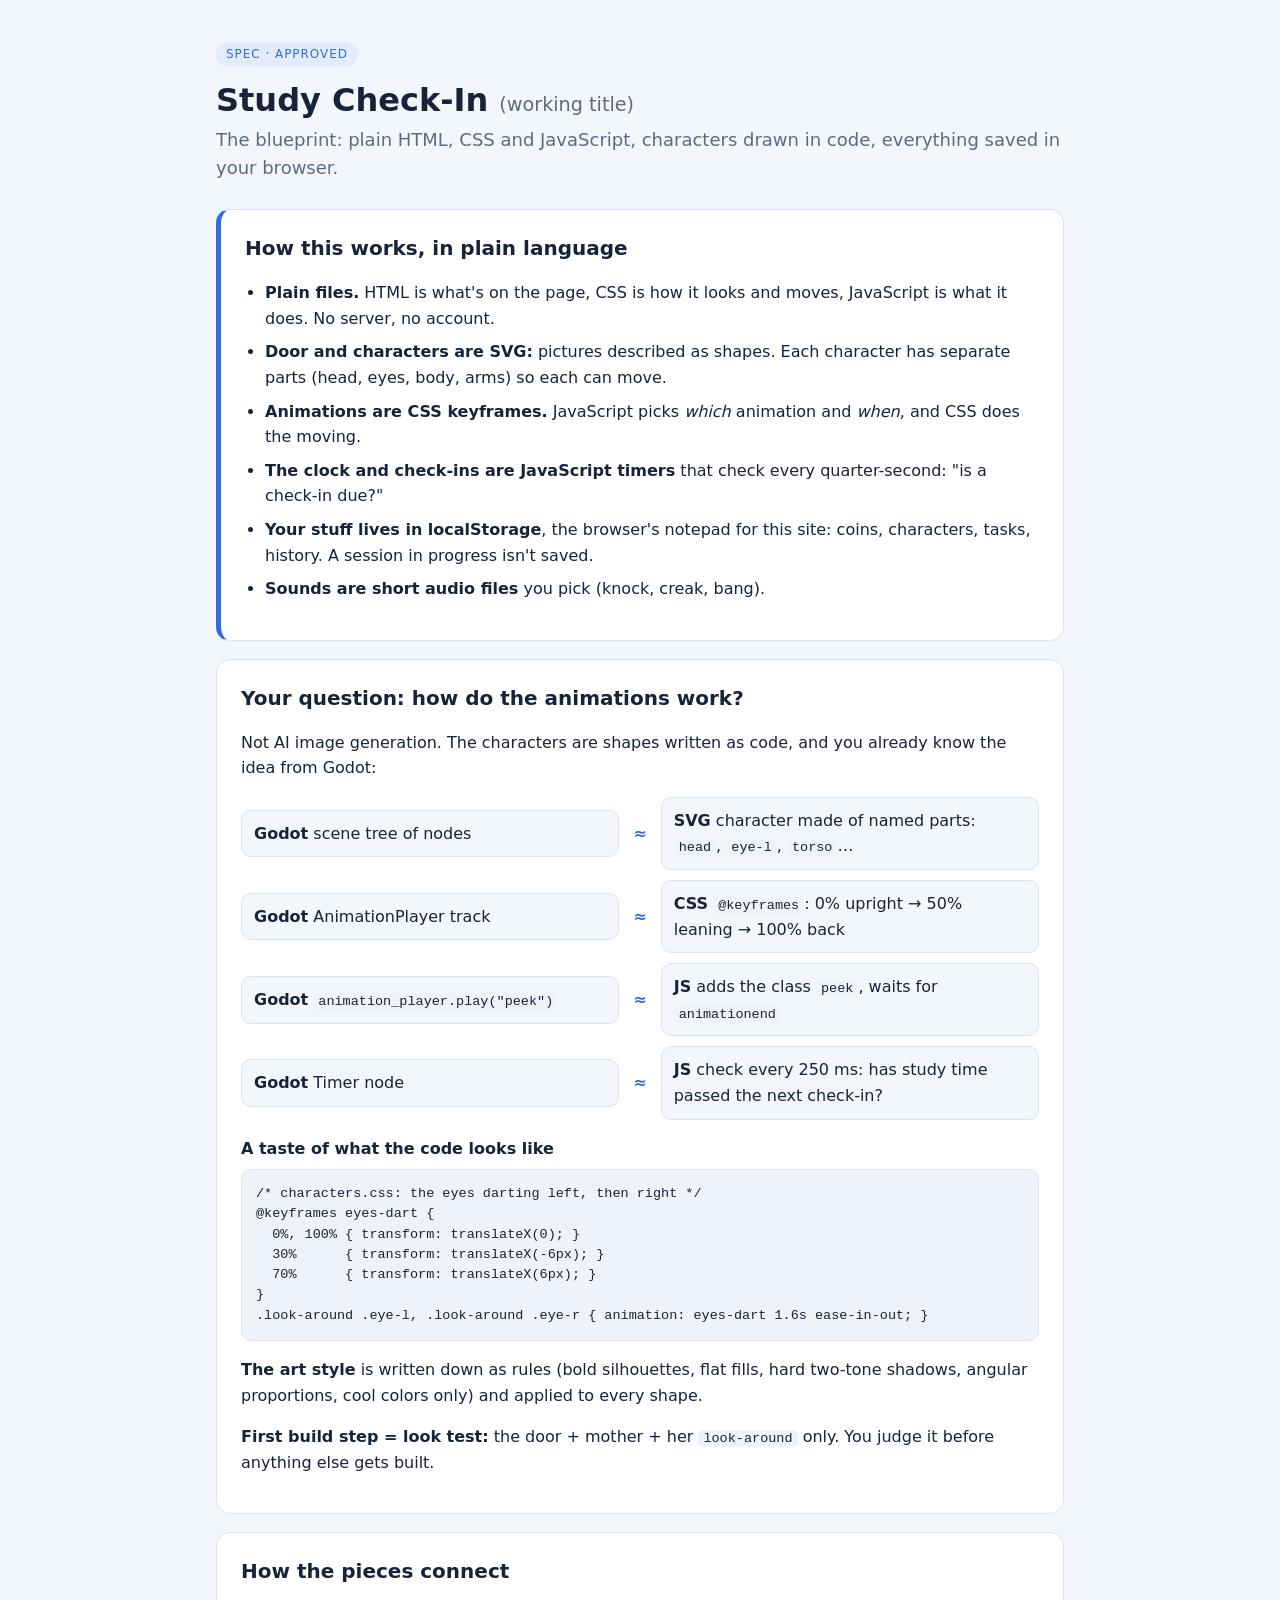
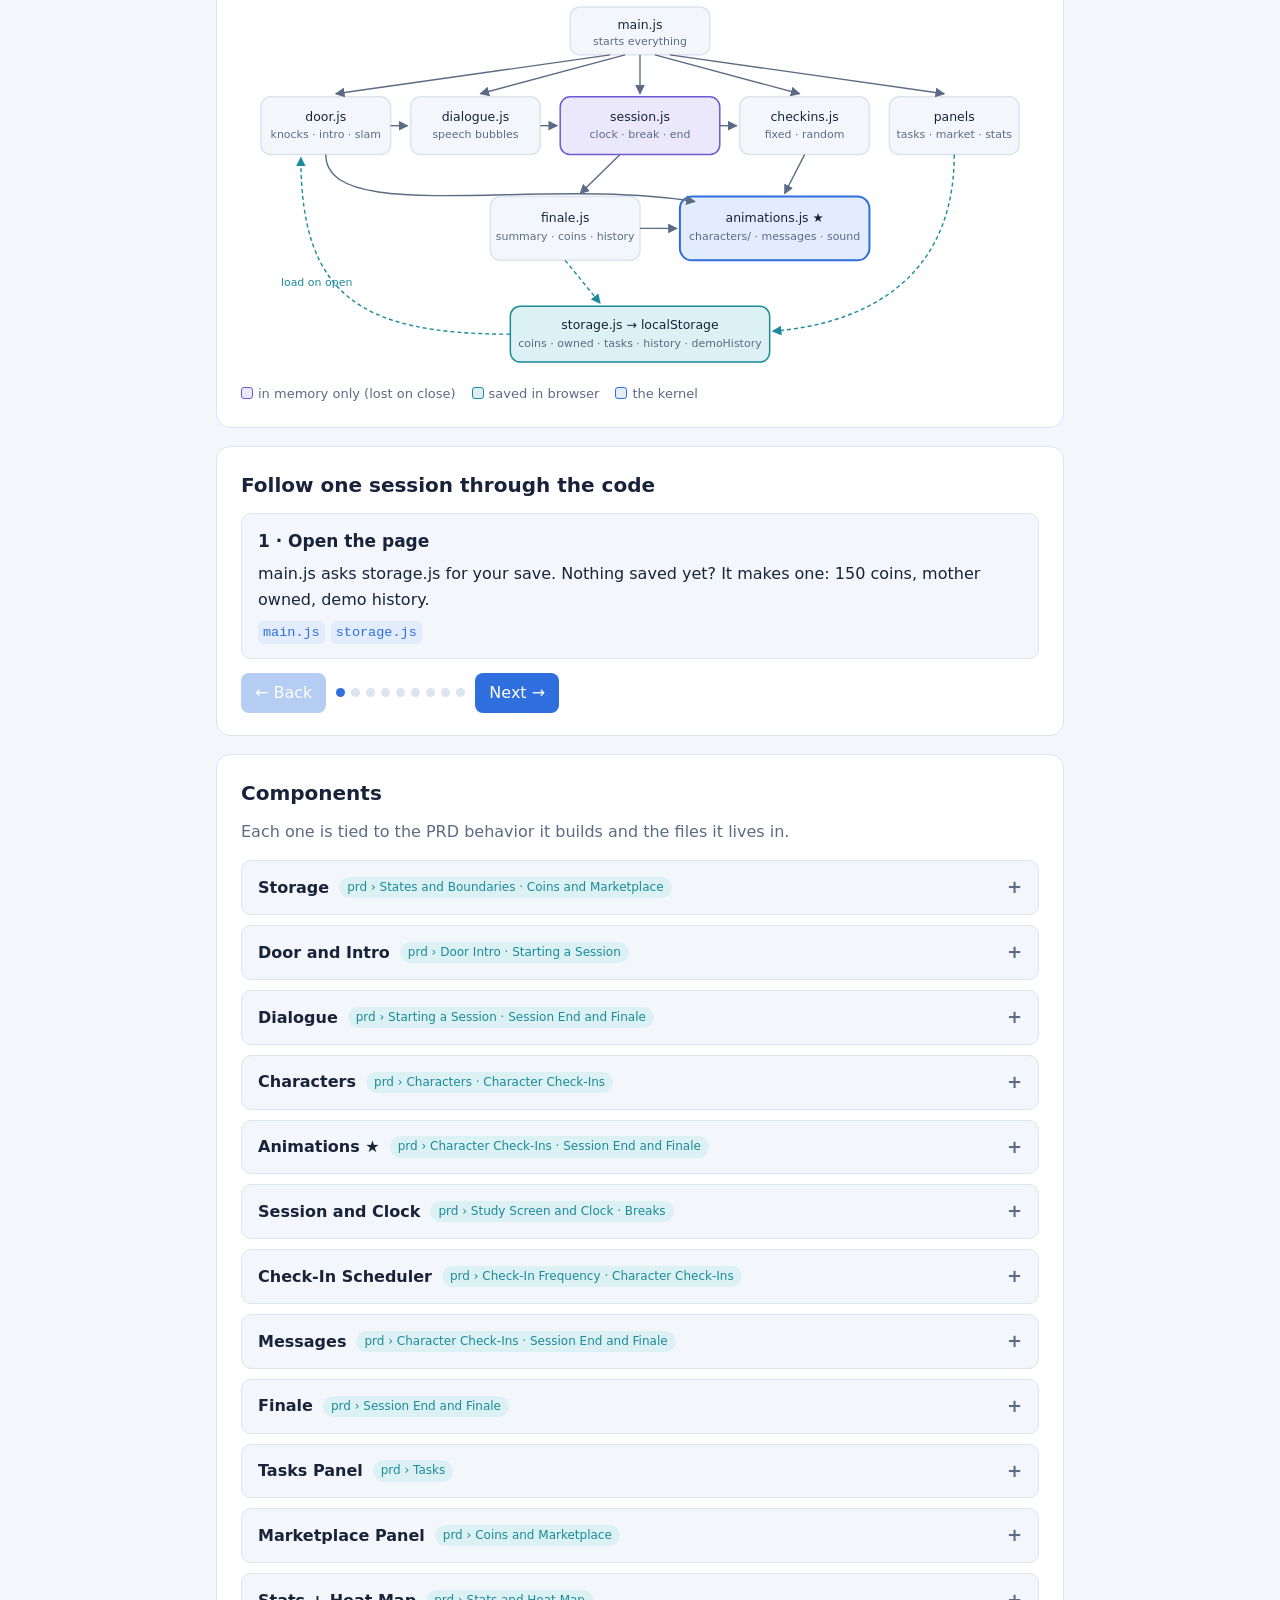
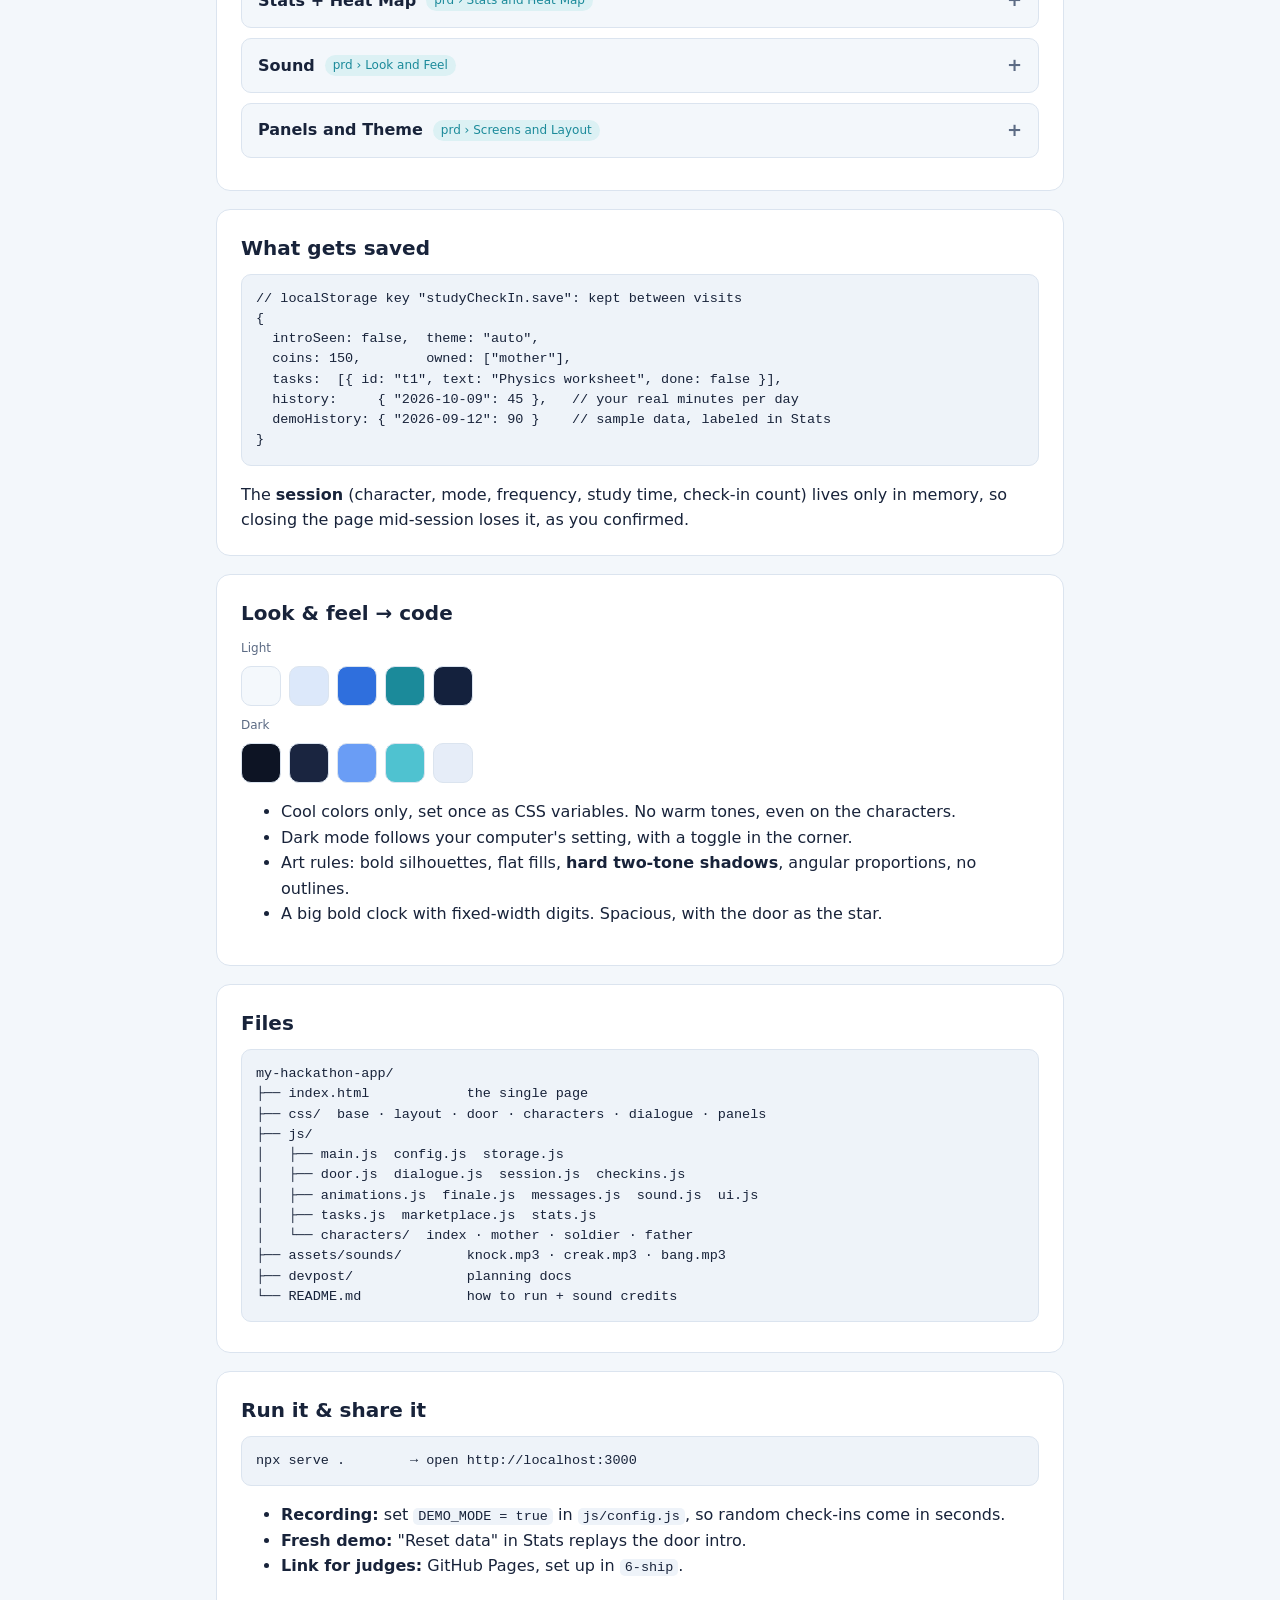
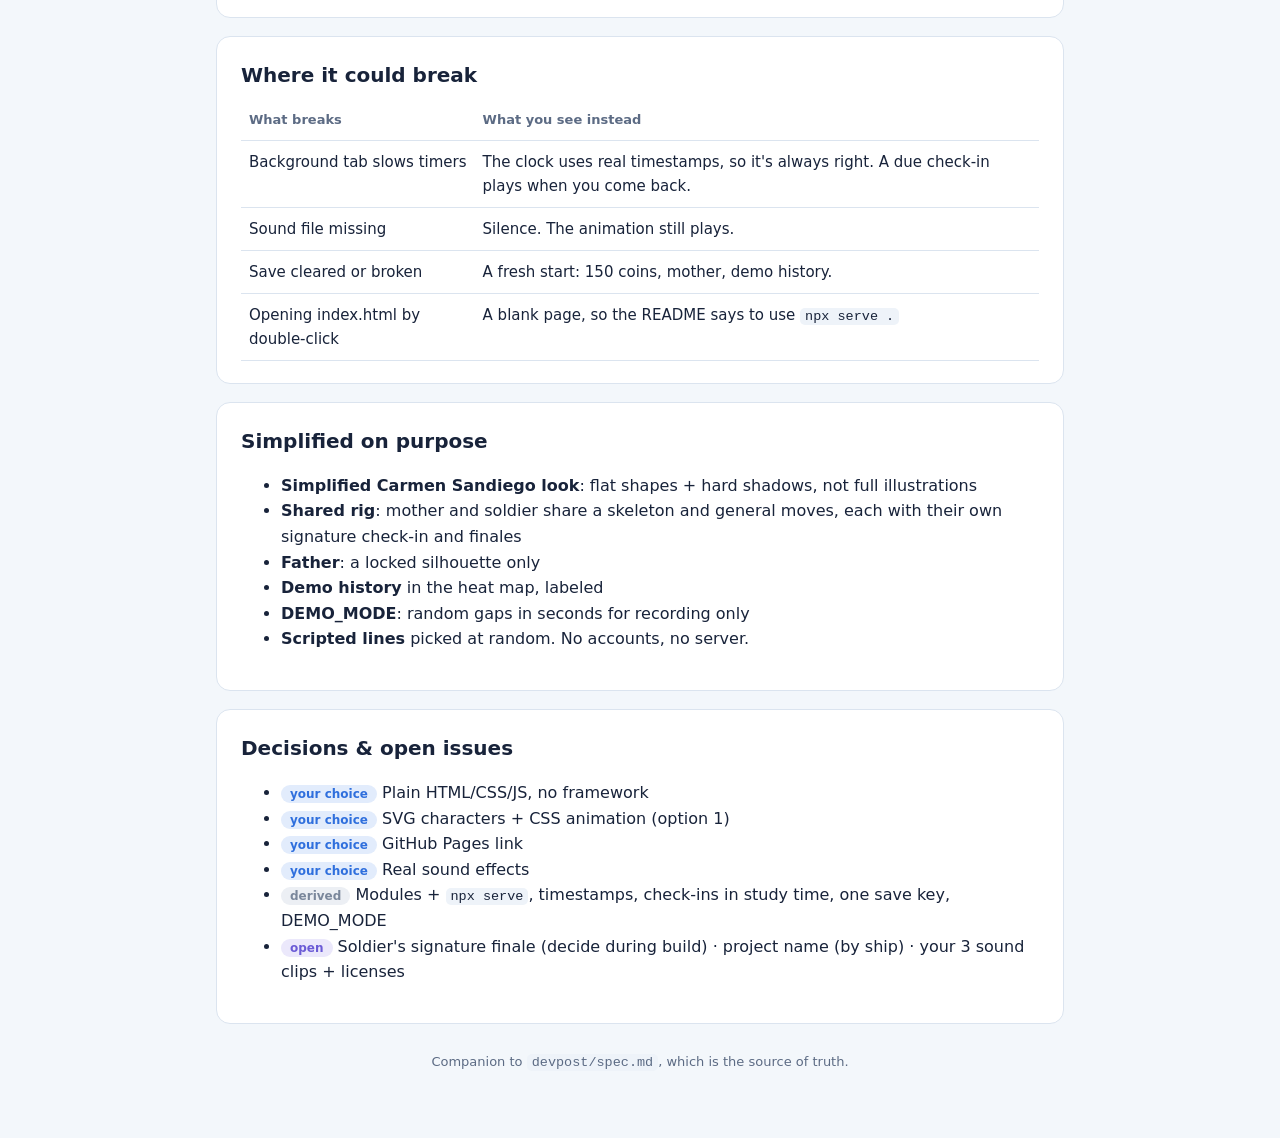
<file: devpost/spec.html>
<!doctype html>
<html lang="en">
<head>
<meta charset="utf-8">
<meta name="viewport" content="width=device-width, initial-scale=1">
<title>Study Check-In Spec</title>
<style>
  :root {
    --bg: #f3f7fb; --card: #ffffff; --ink: #18233a; --muted: #5c6b84; --line: #dbe4ef;
    --accent: #2f6fdd; --accent-soft: #e2ecfc; --teal: #1b8a9a; --teal-soft: #dcf1f4;
    --violet: #6b5bd6; --violet-soft: #ebe8fb; --slate: #7a879b; --slate-soft: #eceff4;
    --code: #eef3f9;
  }
  @media (prefers-color-scheme: dark) {
    :root:not([data-theme="light"]) {
      --bg: #0f1522; --card: #172034; --ink: #e6edf8; --muted: #9babc4; --line: #2a3650;
      --accent: #6a9df5; --accent-soft: #1c2c4c; --teal: #4fc2d0; --teal-soft: #15343a;
      --violet: #9b8ef0; --violet-soft: #262245; --slate: #9aa6ba; --slate-soft: #232c3c;
      --code: #111a2b;
    }
  }
  * { box-sizing: border-box; }
  body { margin: 0; background: var(--bg); color: var(--ink); font: 16px/1.6 system-ui, -apple-system, "Segoe UI", sans-serif; }
  main { max-width: 880px; margin: 0 auto; padding: 40px 16px 64px; }
  .tag { display: inline-block; font-size: 12px; letter-spacing: .08em; text-transform: uppercase; color: var(--accent); background: var(--accent-soft); padding: 3px 10px; border-radius: 99px; }
  h1 { font-size: 32px; line-height: 1.2; margin: 14px 0 6px; }
  .lede { color: var(--muted); font-size: 18px; margin: 0 0 26px; }
  h2 { font-size: 20px; margin: 0 0 10px; }
  h3 { font-size: 16px; margin: 16px 0 6px; }
  section { background: var(--card); border: 1px solid var(--line); border-radius: 14px; padding: 22px 24px; margin: 0 0 18px; }
  .plain { border-left: 5px solid var(--accent); }
  .plain ul { padding-left: 20px; }
  .plain li { margin-bottom: 8px; }
  code, pre { font-family: ui-monospace, "Cascadia Code", Consolas, monospace; font-size: 13.5px; }
  code { background: var(--code); padding: 1px 5px; border-radius: 5px; }
  pre { background: var(--code); border: 1px solid var(--line); border-radius: 10px; padding: 14px; overflow-x: auto; line-height: 1.5; margin: 8px 0; }
  svg { width: 100%; height: auto; display: block; }
  .diagram text { fill: var(--ink); font: 12.5px system-ui, sans-serif; }
  .diagram .sub { fill: var(--muted); font-size: 11px; }
  .diagram .box { fill: var(--bg); stroke: var(--line); stroke-width: 1.5; }
  .diagram .hero { fill: var(--accent-soft); stroke: var(--accent); stroke-width: 2; }
  .diagram .store { fill: var(--teal-soft); stroke: var(--teal); stroke-width: 1.5; }
  .diagram .mem { fill: var(--violet-soft); stroke: var(--violet); stroke-width: 1.5; }
  .diagram .ln { stroke: var(--muted); stroke-width: 1.4; fill: none; marker-end: url(#ar); }
  .diagram .ln2 { stroke: var(--teal); stroke-width: 1.4; fill: none; marker-end: url(#ar2); stroke-dasharray: 4 3; }
  .legend { display: flex; gap: 16px; flex-wrap: wrap; font-size: 13px; color: var(--muted); margin-top: 8px; }
  .legend i { display: inline-block; width: 12px; height: 12px; border-radius: 3px; margin-right: 5px; vertical-align: -1px; }
  .stepper { display: flex; align-items: center; gap: 10px; margin-top: 14px; flex-wrap: wrap; }
  .stepper button { font: inherit; background: var(--accent); color: #fff; border: 0; border-radius: 8px; padding: 7px 14px; cursor: pointer; }
  .stepper button:disabled { opacity: .35; cursor: default; }
  .dots { display: flex; gap: 6px; flex-wrap: wrap; }
  .dots span { width: 9px; height: 9px; border-radius: 50%; background: var(--line); cursor: pointer; }
  .dots span.on { background: var(--accent); }
  .step-card { background: var(--bg); border: 1px solid var(--line); border-radius: 10px; padding: 14px 16px; margin-top: 12px; min-height: 130px; }
  .step-card h3 { margin: 0 0 6px; font-size: 17px; }
  .step-card p { margin: 0 0 8px; }
  .files { display: flex; flex-wrap: wrap; gap: 6px; }
  .files code { background: var(--accent-soft); color: var(--accent); }
  details { border: 1px solid var(--line); border-radius: 10px; margin: 10px 0; background: var(--bg); }
  summary { cursor: pointer; padding: 12px 16px; font-weight: 600; list-style: none; display: flex; align-items: center; gap: 10px; flex-wrap: wrap; }
  summary::-webkit-details-marker { display: none; }
  summary::after { content: "+"; margin-left: auto; color: var(--muted); font-size: 18px; }
  details[open] summary::after { content: "–"; }
  details .body { padding: 0 18px 14px; }
  .ref { font-size: 12px; font-weight: 500; color: var(--teal); background: var(--teal-soft); padding: 1px 8px; border-radius: 99px; }
  table { width: 100%; border-collapse: collapse; font-size: 15px; }
  th, td { text-align: left; padding: 9px 8px; border-bottom: 1px solid var(--line); vertical-align: top; }
  th { color: var(--muted); font-weight: 600; font-size: 13px; }
  .analogy { display: grid; grid-template-columns: 1fr auto 1fr; gap: 10px 14px; align-items: center; }
  .analogy div { background: var(--bg); border: 1px solid var(--line); border-radius: 10px; padding: 10px 12px; }
  .analogy .eq { color: var(--accent); font-weight: 700; background: none; border: 0; padding: 0; }
  @media (max-width: 640px) { .analogy { grid-template-columns: 1fr; } .analogy .eq { display: none; } }
  .swatches { display: flex; gap: 8px; margin: 8px 0 4px; flex-wrap: wrap; }
  .swatches span { width: 40px; height: 40px; border-radius: 10px; border: 1px solid var(--line); }
  .swlabel { font-size: 12px; color: var(--muted); margin: 10px 0 0; }
  .pill { font-size: 12px; padding: 2px 9px; border-radius: 99px; font-weight: 600; }
  .p-l { background: var(--accent-soft); color: var(--accent); }
  .p-d { background: var(--slate-soft); color: var(--slate); }
  .p-q { background: var(--violet-soft); color: var(--violet); }
  footer { color: var(--muted); font-size: 13px; text-align: center; margin-top: 28px; }
</style>
</head>
<body>
<main>
  <span class="tag">Spec · approved</span>
  <h1>Study Check-In <span style="color:var(--muted);font-weight:400;font-size:.6em">(working title)</span></h1>
  <p class="lede">The blueprint: plain HTML, CSS and JavaScript, characters drawn in code, everything saved in your browser.</p>

  <section class="plain">
    <h2>How this works, in plain language</h2>
    <ul>
      <li><strong>Plain files.</strong> HTML is what's on the page, CSS is how it looks and moves, JavaScript is what it does. No server, no account.</li>
      <li><strong>Door and characters are SVG:</strong> pictures described as shapes. Each character has separate parts (head, eyes, body, arms) so each can move.</li>
      <li><strong>Animations are CSS keyframes.</strong> JavaScript picks <em>which</em> animation and <em>when</em>, and CSS does the moving.</li>
      <li><strong>The clock and check-ins are JavaScript timers</strong> that check every quarter-second: "is a check-in due?"</li>
      <li><strong>Your stuff lives in localStorage</strong>, the browser's notepad for this site: coins, characters, tasks, history. A session in progress isn't saved.</li>
      <li><strong>Sounds are short audio files</strong> you pick (knock, creak, bang).</li>
    </ul>
  </section>

  <section>
    <h2>Your question: how do the animations work?</h2>
    <p>Not AI image generation. The characters are shapes written as code, and you already know the idea from Godot:</p>
    <div class="analogy">
      <div><strong>Godot</strong> scene tree of nodes</div><div class="eq">≈</div><div><strong>SVG</strong> character made of named parts: <code>head</code>, <code>eye-l</code>, <code>torso</code>…</div>
      <div><strong>Godot</strong> AnimationPlayer track</div><div class="eq">≈</div><div><strong>CSS</strong> <code>@keyframes</code>: 0% upright → 50% leaning → 100% back</div>
      <div><strong>Godot</strong> <code>animation_player.play("peek")</code></div><div class="eq">≈</div><div><strong>JS</strong> adds the class <code>peek</code>, waits for <code>animationend</code></div>
      <div><strong>Godot</strong> Timer node</div><div class="eq">≈</div><div><strong>JS</strong> check every 250 ms: has study time passed the next check-in?</div>
    </div>
    <h3>A taste of what the code looks like</h3>
<pre>/* characters.css: the eyes darting left, then right */
@keyframes eyes-dart {
  0%, 100% { transform: translateX(0); }
  30%      { transform: translateX(-6px); }
  70%      { transform: translateX(6px); }
}
.look-around .eye-l, .look-around .eye-r { animation: eyes-dart 1.6s ease-in-out; }</pre>
    <p><strong>The art style</strong> is written down as rules (bold silhouettes, flat fills, hard two-tone shadows, angular proportions, cool colors only) and applied to every shape.</p>
    <p><strong>First build step = look test:</strong> the door + mother + her <code>look-around</code> only. You judge it before anything else gets built.</p>
  </section>

  <section>
    <h2>How the pieces connect</h2>
    <svg class="diagram" viewBox="0 0 800 380" role="img" aria-label="Architecture: main.js loads the save from storage, then wires the door, dialogue, session, check-ins, animations, finale and panels; storage saves to localStorage">
      <defs>
        <marker id="ar" viewBox="0 0 10 10" refX="9" refY="5" markerWidth="7" markerHeight="7" orient="auto-start-reverse"><path d="M0,0 L10,5 L0,10 z" style="fill:var(--muted)"/></marker>
        <marker id="ar2" viewBox="0 0 10 10" refX="9" refY="5" markerWidth="7" markerHeight="7" orient="auto-start-reverse"><path d="M0,0 L10,5 L0,10 z" style="fill:var(--teal)"/></marker>
      </defs>
      <rect class="box" x="330" y="10" width="140" height="48" rx="10"/><text x="400" y="32" text-anchor="middle" font-weight="600">main.js</text><text x="400" y="48" text-anchor="middle" class="sub">starts everything</text>

      <rect class="box" x="20" y="100" width="130" height="58" rx="10"/><text x="85" y="124" text-anchor="middle" font-weight="600">door.js</text><text x="85" y="141" text-anchor="middle" class="sub">knocks · intro · slam</text>
      <rect class="box" x="170" y="100" width="130" height="58" rx="10"/><text x="235" y="124" text-anchor="middle" font-weight="600">dialogue.js</text><text x="235" y="141" text-anchor="middle" class="sub">speech bubbles</text>
      <rect class="mem" x="320" y="100" width="160" height="58" rx="10"/><text x="400" y="124" text-anchor="middle" font-weight="600">session.js</text><text x="400" y="141" text-anchor="middle" class="sub">clock · break · end</text>
      <rect class="box" x="500" y="100" width="130" height="58" rx="10"/><text x="565" y="124" text-anchor="middle" font-weight="600">checkins.js</text><text x="565" y="141" text-anchor="middle" class="sub">fixed · random</text>
      <rect class="box" x="650" y="100" width="130" height="58" rx="10"/><text x="715" y="124" text-anchor="middle" font-weight="600">panels</text><text x="715" y="141" text-anchor="middle" class="sub">tasks · market · stats</text>

      <rect class="hero" x="440" y="200" width="190" height="64" rx="12"/><text x="535" y="226" text-anchor="middle" font-weight="700">animations.js ★</text><text x="535" y="244" text-anchor="middle" class="sub">characters/ · messages · sound</text>
      <rect class="box" x="250" y="200" width="150" height="64" rx="10"/><text x="325" y="226" text-anchor="middle" font-weight="600">finale.js</text><text x="325" y="244" text-anchor="middle" class="sub">summary · coins · history</text>

      <rect class="store" x="270" y="310" width="260" height="56" rx="10"/><text x="400" y="333" text-anchor="middle" font-weight="600">storage.js → localStorage</text><text x="400" y="351" text-anchor="middle" class="sub">coins · owned · tasks · history · demoHistory</text>

      <path class="ln" d="M370,58 L95,97"/><path class="ln" d="M385,58 L240,97"/><path class="ln" d="M400,58 L400,97"/><path class="ln" d="M415,58 L560,97"/><path class="ln" d="M430,58 L705,97"/>
      <path class="ln" d="M150,129 L167,129"/><path class="ln" d="M300,129 L317,129"/><path class="ln" d="M480,129 L497,129"/>
      <path class="ln" d="M565,158 L545,197"/>
      <path class="ln" d="M85,158 C85,230 300,180 455,205"/>
      <path class="ln" d="M380,158 L340,197"/>
      <path class="ln" d="M400,232 L437,232"/>
      <path class="ln2" d="M325,264 L360,307"/>
      <path class="ln2" d="M715,158 C715,300 600,330 533,335"/>
      <path class="ln2" d="M270,338 C120,338 60,300 60,161"/>
      <text x="40" y="290" class="sub" style="fill:var(--teal)">load on open</text>
    </svg>
    <div class="legend"><span><i style="background:var(--violet-soft);border:1px solid var(--violet)"></i>in memory only (lost on close)</span><span><i style="background:var(--teal-soft);border:1px solid var(--teal)"></i>saved in browser</span><span><i style="background:var(--accent-soft);border:1px solid var(--accent)"></i>the kernel</span></div>
  </section>

  <section>
    <h2>Follow one session through the code</h2>
    <div class="step-card" id="stepCard" aria-live="polite"></div>
    <div class="stepper"><button id="prev">← Back</button><div class="dots" id="dots"></div><button id="next">Next →</button></div>
  </section>

  <section>
    <h2>Components</h2>
    <p style="color:var(--muted);margin-top:0">Each one is tied to the PRD behavior it builds and the files it lives in.</p>
    <div id="comps"></div>
  </section>

  <section>
    <h2>What gets saved</h2>
<pre>// localStorage key "studyCheckIn.save": kept between visits
{
  introSeen: false,  theme: "auto",
  coins: 150,        owned: ["mother"],
  tasks:  [{ id: "t1", text: "Physics worksheet", done: false }],
  history:     { "2026-10-09": 45 },   // your real minutes per day
  demoHistory: { "2026-09-12": 90 }    // sample data, labeled in Stats
}</pre>
    <p style="margin-bottom:0">The <strong>session</strong> (character, mode, frequency, study time, check-in count) lives only in memory, so closing the page mid-session loses it, as you confirmed.</p>
  </section>

  <section>
    <h2>Look &amp; feel → code</h2>
    <p class="swlabel">Light</p>
    <div class="swatches"><span style="background:#f4f8fc"></span><span style="background:#dce8fa"></span><span style="background:#2f6fdd"></span><span style="background:#1b8a9a"></span><span style="background:#14213d"></span></div>
    <p class="swlabel">Dark</p>
    <div class="swatches"><span style="background:#0d1424"></span><span style="background:#1a2540"></span><span style="background:#6a9df5"></span><span style="background:#4fc2d0"></span><span style="background:#e6edf8"></span></div>
    <ul>
      <li>Cool colors only, set once as CSS variables. No warm tones, even on the characters.</li>
      <li>Dark mode follows your computer's setting, with a toggle in the corner.</li>
      <li>Art rules: bold silhouettes, flat fills, <strong>hard two-tone shadows</strong>, angular proportions, no outlines.</li>
      <li>A big bold clock with fixed-width digits. Spacious, with the door as the star.</li>
    </ul>
  </section>

  <section>
    <h2>Files</h2>
<pre>my-hackathon-app/
├── index.html            the single page
├── css/  base · layout · door · characters · dialogue · panels
├── js/
│   ├── main.js  config.js  storage.js
│   ├── door.js  dialogue.js  session.js  checkins.js
│   ├── animations.js  finale.js  messages.js  sound.js  ui.js
│   ├── tasks.js  marketplace.js  stats.js
│   └── characters/  index · mother · soldier · father
├── assets/sounds/        knock.mp3 · creak.mp3 · bang.mp3
├── devpost/              planning docs
└── README.md             how to run + sound credits</pre>
  </section>

  <section>
    <h2>Run it &amp; share it</h2>
<pre>npx serve .        → open http://localhost:3000</pre>
    <ul>
      <li><strong>Recording:</strong> set <code>DEMO_MODE = true</code> in <code>js/config.js</code>, so random check-ins come in seconds.</li>
      <li><strong>Fresh demo:</strong> "Reset data" in Stats replays the door intro.</li>
      <li><strong>Link for judges:</strong> GitHub Pages, set up in <code>6-ship</code>.</li>
    </ul>
  </section>

  <section>
    <h2>Where it could break</h2>
    <table>
      <tr><th>What breaks</th><th>What you see instead</th></tr>
      <tr><td>Background tab slows timers</td><td>The clock uses real timestamps, so it's always right. A due check-in plays when you come back.</td></tr>
      <tr><td>Sound file missing</td><td>Silence. The animation still plays.</td></tr>
      <tr><td>Save cleared or broken</td><td>A fresh start: 150 coins, mother, demo history.</td></tr>
      <tr><td>Opening index.html by double-click</td><td>A blank page, so the README says to use <code>npx serve .</code></td></tr>
    </table>
  </section>

  <section>
    <h2>Simplified on purpose</h2>
    <ul>
      <li><strong>Simplified Carmen Sandiego look</strong>: flat shapes + hard shadows, not full illustrations</li>
      <li><strong>Shared rig</strong>: mother and soldier share a skeleton and general moves, each with their own signature check-in and finales</li>
      <li><strong>Father</strong>: a locked silhouette only</li>
      <li><strong>Demo history</strong> in the heat map, labeled</li>
      <li><strong>DEMO_MODE</strong>: random gaps in seconds for recording only</li>
      <li><strong>Scripted lines</strong> picked at random. No accounts, no server.</li>
    </ul>
  </section>

  <section>
    <h2>Decisions &amp; open issues</h2>
    <ul>
      <li><span class="pill p-l">your choice</span> Plain HTML/CSS/JS, no framework</li>
      <li><span class="pill p-l">your choice</span> SVG characters + CSS animation (option 1)</li>
      <li><span class="pill p-l">your choice</span> GitHub Pages link</li>
      <li><span class="pill p-l">your choice</span> Real sound effects</li>
      <li><span class="pill p-d">derived</span> Modules + <code>npx serve</code>, timestamps, check-ins in study time, one save key, DEMO_MODE</li>
      <li><span class="pill p-q">open</span> Soldier's signature finale (decide during build) · project name (by ship) · your 3 sound clips + licenses</li>
    </ul>
  </section>

  <footer>Companion to <code>devpost/spec.md</code>, which is the source of truth.</footer>
</main>
<script>
  const steps = [
    ["1 · Open the page", "main.js asks storage.js for your save. Nothing saved yet? It makes one: 150 coins, mother owned, demo history.", ["main.js", "storage.js"]],
    ["2 · First-visit intro", "introSeen is false, so door.js shows only the door. Knocks 1–2 crack it open, and knock 3 makes someone peek out. dialogue.js shows the chat. Then introSeen = true is saved.", ["door.js", "dialogue.js", "sound.js"]],
    ["3 · Knock to start", "\"Start a study session?\" No: slam + bang. Yes: a character picker built from characters/index.js, with locked ones greyed out using your owned list.", ["dialogue.js", "characters/index.js"]],
    ["4 · Setup questions", "The chosen character peeks out and asks: timer/stopwatch, frequency, tasks, sure? The answers become the session object, in memory only.", ["dialogue.js", "session.js", "tasks.js"]],
    ["5 · Studying", "A CSS class slides the door left and shows the big clock. Every 250 ms session.js updates study time from real timestamps: up for stopwatch, down for timer.", ["session.js", "layout.css"]],
    ["6 · Check-in ★", "When study time passes nextCheckInAt, checkins.js calls animations.js: creak, a check-in animation (never the same twice), a random line. Then it schedules the next one.", ["checkins.js", "animations.js", "messages.js", "characters.css"]],
    ["7 · Break", "Break stops study time from growing. Check-ins are measured in study time, so none can happen on a break. Resume continues.", ["session.js"]],
    ["8 · End + finale", "Timer hits 0 or you press End. Which tasks are done? finale.js picks finale or finale-big (3+ tasks) and writes the summary.", ["finale.js", "tasks.js", "animations.js"]],
    ["9 · Rewards saved", "Coins (1 per whole minute) and today's minutes are added, then storage.js saves. The door slides back to center.", ["finale.js", "storage.js"]]
  ];
  const comps = [
    ["Storage", "Loads and saves your data. Makes the default save with 150 coins + demo history.", "States and Boundaries · Coins and Marketplace", "js/storage.js"],
    ["Door and Intro", "The door SVG, knock counting, first-visit intro, slam on No, slide left/back.", "Door Intro · Starting a Session", "js/door.js, css/door.css"],
    ["Dialogue", "Speech bubble + answer buttons → returns the answer. Used for every question.", "Starting a Session · Session End and Finale", "js/dialogue.js, css/dialogue.css"],
    ["Characters", "The character list (id, name, price, SVG, animations). Mother and soldier share one rig. Father is a silhouette.", "Characters · Character Check-Ins", "js/characters/*"],
    ["Animations ★", "Adds a CSS class to play a named animation, waits for it to finish, and avoids repeats. Shared: peek, look-around, stare. Per character: signature, finale, finale-big.", "Character Check-Ins · Session End and Finale", "js/animations.js, css/characters.css"],
    ["Session and Clock", "The in-memory session, timestamp-based study time, the big clock, Break/Resume/End, and auto-end at 0.", "Study Screen and Clock · Breaks", "js/session.js, css/layout.css"],
    ["Check-In Scheduler", "Fixed (1/15/30/50 or custom minutes) or random (10–40 min, or 15–60 s in demo mode), measured in study time.", "Check-In Frequency · Character Check-Ins", "js/checkins.js"],
    ["Messages", "Lines for check-ins, summaries and praise, picked at random.", "Character Check-Ins · Session End and Finale", "js/messages.js"],
    ["Finale", "Normal or big finale, varied summary (skips tasks if 0), coins, history.", "Session End and Finale", "js/finale.js"],
    ["Tasks Panel", "Add tasks anytime, and pick tasks for a session.", "Tasks", "js/tasks.js"],
    ["Marketplace Panel", "Prices and owned/buy/can't afford/locked states, coin balance, buying.", "Coins and Marketplace", "js/marketplace.js"],
    ["Stats + Heat Map", "A 12-week grid shaded by minutes, most-studied day, daily average, a demo-data note, and Reset.", "Stats and Heat Map", "js/stats.js, css/panels.css"],
    ["Sound", "Plays knock/creak/bang, silent if a file is missing.", "Look and Feel", "js/sound.js, assets/sounds/"],
    ["Panels and Theme", "Opens/closes pop-ups, side buttons, light/dark toggle.", "Screens and Layout", "js/ui.js"]
  ];
  const host = document.getElementById("comps");
  comps.forEach(([name, what, prd, files]) => {
    const d = document.createElement("details");
    d.innerHTML = `<summary>${name} <span class="ref">prd › ${prd}</span></summary><div class="body"><p style="margin:0 0 8px">${what}</p><div class="files">${files.split(", ").map(f => `<code>${f}</code>`).join("")}</div></div>`;
    host.appendChild(d);
  });
  let i = 0;
  const card = document.getElementById("stepCard"), dots = document.getElementById("dots");
  const prev = document.getElementById("prev"), next = document.getElementById("next");
  steps.forEach((_, n) => { const s = document.createElement("span"); s.title = "Step " + (n + 1); s.onclick = () => { i = n; render(); }; dots.appendChild(s); });
  function render() {
    const [t, p, f] = steps[i];
    card.innerHTML = `<h3>${t}</h3><p>${p}</p><div class="files">${f.map(x => `<code>${x}</code>`).join("")}</div>`;
    [...dots.children].forEach((d, n) => d.classList.toggle("on", n === i));
    prev.disabled = i === 0; next.disabled = i === steps.length - 1;
  }
  prev.onclick = () => { if (i > 0) { i--; render(); } };
  next.onclick = () => { if (i < steps.length - 1) { i++; render(); } };
  render();
</script>
</body>
</html>
</file>
<file: css/base.css>
/* Color variables: cool colors only (no yellow, orange or warm tones).
   Light set first, then the dark set. */
:root {
  --bg: #f4f8fc;
  --ink: #14213d;
  --blue: #2f6fdd;
  --pale: #dce8fa;
  --teal: #1b8a9a;
  --bubble: #ffffff;
  --heat-0: #e3ebf6; --heat-1: #b7cdee; --heat-2: #7fa6e6; --heat-3: #3f74d6; --heat-4: #1e4aa3;
  --bubble-ink: #14213d;
  --bubble-line: #14213d;
  --bubble-accent: #2f6fdd;
  --locked: #9aa8c0;

  /* The door */
  --frame: #1f3a6b;
  --frame-shade: #172d55;
  --door: #4a78c2;
  --door-shade: #3a63a6;
  --door-inset: #3f6bb5;
  --door-edge: #2a4d8a;
  --knob: #dce8fa;
  --doorway: #070b16;
  --floor-shadow: rgba(20, 33, 61, 0.14);
}

@media (prefers-color-scheme: dark) {
  :root:not([data-theme="light"]) {
    --bg: #0d1424;
    --ink: #e6edf8;
    --blue: #6a9df5;
    --pale: #1a2540;
    --teal: #4fc2d0;
    --bubble: #f4f8fc;
    --heat-0: #1a2540; --heat-1: #24406f; --heat-2: #2f5ea8; --heat-3: #4f86e0; --heat-4: #8fb6f5;
    --bubble-line: #f4f8fc;
    --locked: #8a96ad;

    --frame: #22355e;
    --frame-shade: #1a2a4b;
    --door: #3a62a8;
    --door-shade: #2d4f8c;
    --door-inset: #33599b;
    --door-edge: #213d70;
    --knob: #b9cdee;
    --doorway: #03060d;
    --floor-shadow: rgba(0, 0, 0, 0.4);
  }
}

:root[data-theme="dark"] {
  --bg: #0d1424;
  --ink: #e6edf8;
  --blue: #6a9df5;
  --pale: #1a2540;
  --teal: #4fc2d0;
  --bubble: #f4f8fc;
  --heat-0: #1a2540; --heat-1: #24406f; --heat-2: #2f5ea8; --heat-3: #4f86e0; --heat-4: #8fb6f5;
  --bubble-line: #f4f8fc;
  --locked: #8a96ad;

  --frame: #22355e;
  --frame-shade: #1a2a4b;
  --door: #3a62a8;
  --door-shade: #2d4f8c;
  --door-inset: #33599b;
  --door-edge: #213d70;
  --knob: #b9cdee;
  --doorway: #03060d;
  --floor-shadow: rgba(0, 0, 0, 0.4);
}

*, *::before, *::after { box-sizing: border-box; }

html, body {
  margin: 0;
  height: 100%;
}

body {
  background: var(--bg);
  color: var(--ink);
  font-family: system-ui, -apple-system, "Segoe UI", Roboto, sans-serif;
  transition: background 0.3s, color 0.3s;
}

/* Picked "light" with the sun/moon button while the computer is in dark mode. */
:root[data-theme="light"] {
  color-scheme: light;
}
</file>
<file: css/layout.css>
/* Page layout: on the door screen the door sits in the center.
   While studying, the door slides left and the big clock shows right-center. */
.app {
  min-height: 100vh;
  display: grid;
  place-items: center;
  padding: 16px;
  overflow: hidden;
}

.stage {
  position: relative;
  /* As big as fits: never taller than 88% of the window. */
  width: min(90vw, 460px, calc(88vh * 500 / 720));
  transition: transform 0.8s cubic-bezier(0.5, 0, 0.2, 1);
}

.is-studying .stage {
  transform: translateX(-26vw) scale(0.82);
}

/* ---- The study screen ---- */
.study {
  position: fixed;
  top: 50%;
  left: 58vw;
  width: 38vw;
  transform: translate(0, -50%);
  text-align: center;
  opacity: 0;
  visibility: hidden;
  transition: opacity 0.6s 0.3s, visibility 0s 0.9s;
}

.is-studying .study {
  opacity: 1;
  visibility: visible;
  transition: opacity 0.6s 0.4s, visibility 0s;
}

/* Small break timer above the big clock (only shows during a break). */
.break-clock {
  min-height: 1.6em;
  margin-bottom: 6px;
  font-size: clamp(16px, 1.6vw, 22px);
  font-weight: 700;
  font-variant-numeric: tabular-nums;
  color: var(--teal);
}

.clock {
  font-size: clamp(72px, 11vw, 200px);
  font-weight: 800;
  font-variant-numeric: tabular-nums;
  letter-spacing: -0.03em;
  line-height: 1;
  color: var(--ink);
  transition: opacity 0.3s;
}

.is-on-break .clock {
  opacity: 0.35;
}

.study-status {
  min-height: 1.5em;
  margin: 12px 0 20px;
  color: var(--teal);
  font-weight: 600;
}

.study-buttons {
  display: flex;
  justify-content: center;
  gap: 12px;
}

/* ---- Buttons ---- */
.btn {
  font: inherit;
  font-weight: 600;
  padding: 10px 22px;
  border-radius: 999px;
  border: 2px solid var(--blue);
  background: var(--blue);
  color: var(--bg);
  cursor: pointer;
  transition: transform 0.15s, background 0.2s;
}

.btn:hover { transform: translateY(-1px); }
.btn:focus-visible { outline: 3px solid var(--teal); outline-offset: 2px; }

.btn-quiet {
  background: transparent;
  color: var(--blue);
}
</file>
<file: css/door.css>
/* The door scene: a back layer (frame, dark doorway, character)
   with the door on top as its own element so it can swing in 3D. */
.door-scene {
  position: relative;
  aspect-ratio: 500 / 720;
  width: 100%;
  cursor: pointer;
  outline: none;
  perspective: 1100px;
}

.door-scene:focus-visible .door-frame {
  stroke: var(--teal);
  stroke-width: 6;
}

.door-back {
  position: absolute;
  inset: 0;
  width: 100%;
  height: 100%;
  overflow: visible;
}

.door-frame       { fill: var(--frame); }
.door-frame-shade { fill: var(--frame-shade); }
.doorway          { fill: var(--doorway); }
.floor-shadow     { fill: var(--floor-shadow); }

.door-body  { fill: var(--door); }
.door-shade { fill: var(--door-shade); }
.door-inset { fill: var(--door-inset); }
.door-knob  { fill: var(--knob); }

/* The door sits exactly over the doorway (x 110, y 80, 280 x 600 of 500 x 720)
   and swings toward you on its left hinge. */
.door-panel {
  position: absolute;
  left: 22%;
  top: 11.111%;
  width: 56%;
  height: 83.333%;
  transform-origin: left center;
  transform-style: preserve-3d;
  transition: transform 0.9s cubic-bezier(0.3, 0.7, 0.35, 1);   /* closing */
}

.door-panel > svg {
  display: block;
  width: 100%;
  height: 100%;
}

/* The door's thickness: a strip along its right edge, turned to face sideways. */
.door-edge {
  position: absolute;
  top: 0;
  left: 100%;
  width: 5%;
  height: 100%;
  background: var(--door-edge);
  transform-origin: left center;
  transform: rotateY(-90deg);
}

/* As the door turns away from the light it gets a little darker. */
.door-panel::after {
  content: "";
  position: absolute;
  inset: 0;
  background: #000;
  opacity: 0;
  transition: opacity 0.9s;
  pointer-events: none;
}

/* Opening takes exactly as long as the creak sound (2s), at a steady pace
   that eases in and out with it. */
.door--crack .door-panel,
.door--gap   .door-panel,
.door--intro .door-panel,
.door--ajar  .door-panel,
.door--wide  .door-panel {
  transition-duration: 2s;
  transition-timing-function: cubic-bezier(0.4, 0.15, 0.55, 0.95);
}

.door--crack .door-panel { transform: rotateY(-14deg); }
.door--gap   .door-panel { transform: rotateY(-26deg); }   /* the intro's first knocks */
.door--ajar  .door-panel { transform: rotateY(-40deg); }
.door--intro .door-panel { transform: rotateY(-52deg); }   /* her first hello */
.door--wide  .door-panel { transform: rotateY(-90deg); }   /* fully open: edge-on */
.door--crack .door-panel::after { opacity: 0.08; }
.door--ajar  .door-panel::after { opacity: 0.2; }
.door--wide  .door-panel::after { opacity: 0.32; }

/* Slam: the door shuts fast, then the whole scene shakes. */
.door--slam .door-panel {
  transition-duration: 0.18s;
  transition-timing-function: cubic-bezier(0.6, 0, 1, 1);
}

/* The angry slam shakes the whole screen. */
.screen-shake .app,
.screen-shake .side,
.screen-shake .settings-btn {
  animation: screen-shake 0.6s ease-out;
}

@keyframes screen-shake {
  0%, 100% { transform: translate(0, 0); }
  10% { transform: translate(-12px, 4px); }
  20% { transform: translate(10px, -5px); }
  32% { transform: translate(-9px, 3px); }
  44% { transform: translate(7px, -3px); }
  58% { transform: translate(-5px, 2px); }
  72% { transform: translate(3px, -1px); }
  86% { transform: translate(-1px, 0); }
}

/* A layer in front of the door, for when a character comes all the way out.
   Above the plant, so it never covers a character. */
.door-front {
  position: absolute;
  inset: 0;
  z-index: 4;
  width: 100%;
  height: 100%;
  overflow: visible;
  pointer-events: none;
}
</file>
<file: css/characters.css>
/* Character animations. Every character shares the same named parts
   (head, eye-l, eye-r, torso, arm-l, arm-r), so these moves work for all of them.
   The character's own origin (0, 0) is between its feet. */

.char {
  transform-box: view-box;
  transform-origin: 0 0;
}

.char .head {
  transform-box: fill-box;
  transform-origin: 50% 100%;
}

.char .eye {
  transform-box: fill-box;
  transform-origin: 50% 50%;
}

/* Arms pivot exactly at the shoulder (in the character's own coordinates),
   so props in the hand can't shift the pivot and pull the arm off. */
.char .arm-l,
.char .arm-r {
  transform-box: view-box;
}
.char .arm-l { transform-origin: -56px -321px; }
.char .arm-r { transform-origin: 56px -321px; }

/* ---- Moods: her face gets happier the longer you study ----
   suspicious (default) → pleased → delighted → over-the-moon */
.char .brows-soft,
.char .mouth-smile,
.char .mouth-grin,
.char .happy-lid,
.char .blush { display: none; }

.char.mood-pleased .brows-suspicious,
.char.mood-pleased .mouth-neutral,
.char.mood-delighted .brows-suspicious,
.char.mood-delighted .mouth-neutral,
.char.mood-ecstatic .brows-suspicious,
.char.mood-ecstatic .mouth-neutral { display: none; }

.char.mood-pleased .brows-soft,
.char.mood-pleased .mouth-smile { display: inline; }

.char.mood-delighted .brows-soft,
.char.mood-delighted .mouth-grin,
.char.mood-delighted .happy-lid,
.char.mood-ecstatic .brows-soft,
.char.mood-ecstatic .mouth-grin,
.char.mood-ecstatic .happy-lid,
.char.mood-ecstatic .blush { display: inline; }

/* Angry moods (only during a long break): annoyed → angry → furious */
.char .shout,
.char .brows-flat,
.char .brows-angry,
.char .mouth-flat,
.char .mouth-frown,
.char .mouth-grit,
.char .flush { display: none; }

.char.mood-annoyed .brows-suspicious,
.char.mood-annoyed .mouth-neutral,
.char.mood-angry .brows-suspicious,
.char.mood-angry .mouth-neutral,
.char.mood-furious .brows-suspicious,
.char.mood-furious .mouth-neutral { display: none; }

.char.mood-annoyed .brows-flat,
.char.mood-annoyed .mouth-flat,
.char.mood-angry .brows-angry,
.char.mood-angry .mouth-frown,
.char.mood-furious .brows-angry,
.char.mood-furious .mouth-grit,
.char.mood-furious .flush { display: inline; }

/* Delighted brows sit a little higher. */
.char.mood-delighted .brows-soft,
.char.mood-ecstatic .brows-soft { transform: translateY(-4px); }

/* Props (like the mother's spoon) only show during their own move. */
.char .prop {
  opacity: 0;
}

/* ---- Standing out of the doorway while talking (setup questions, wrap-up) ---- */
.char,
.char .head {
  transition: transform 0.8s cubic-bezier(0.35, 0.1, 0.25, 1);
}

.char.is-out {
  transform: translateX(90px) rotate(13deg);
}

.char.is-out .head {
  transform: rotate(-13deg);
}

/* ---- look-around: lean out, lean in toward you and look down at your desk,
        sweep slowly from right to left (eyes lead, face follows),
        back to you with a suspicious nod, sneak back ---- */
.anim-look-around {
  animation: look-around-body 8s ease-in-out both;
}
.anim-look-around .head {
  animation: look-around-head 8s ease-in-out both;
}
.anim-look-around .features {
  animation: look-around-face 8s ease-in-out both;
}
.anim-look-around .pupil {
  animation: look-around-pupils 8s ease-in-out both;
}
.anim-look-around .arm-r {
  animation: look-around-arm 8s ease-in-out both;
}

/* Whole body: out from behind the door, then a little closer to you
   (slightly bigger = leaning toward the viewer). */
@keyframes look-around-body {
  0%       { transform: translateX(0) rotate(0deg) scale(1); }
  12%      { transform: translateX(94px) rotate(15deg) scale(1); }    /* lean out */
  16%      { transform: translateX(90px) rotate(13deg) scale(1); }    /* settle */
  24%, 74% { transform: translateX(90px) rotate(13deg) scale(1.06); } /* lean in toward you */
  80%      { transform: translateX(90px) rotate(13deg) scale(1); }
  86%      { transform: translateX(96px) rotate(16deg) scale(1); }    /* wind-up... */
  100%     { transform: translateX(0) rotate(0deg) scale(1); }        /* ...and sneak back */
}

/* Head: stays upright against the lean, tips down to look at your desk,
   sways a little with the sweep, then a slow suspicious nod. */
@keyframes look-around-head {
  0%, 16%  { transform: rotate(-13deg); }
  24%      { transform: rotate(-10deg) translateY(5px); }    /* look down, toward the right */
  58%      { transform: rotate(-16deg) translateY(5px); }    /* ...slowly round to the left */
  64%      { transform: rotate(-13deg) translateY(0); }      /* back up at you */
  69%      { transform: rotate(-13deg) translateY(8px); }    /* slow nod down */
  75%      { transform: rotate(-13deg) translateY(0); }      /* and up */
  92%, 100% { transform: rotate(0deg); }
}

/* Face features shift sideways and down: the head "turns" to look across the room. */
@keyframes look-around-face {
  0%, 16%  { transform: translate(0, 0); }
  26%      { transform: translate(5px, 3px); }    /* face turned right, looking down */
  32%      { transform: translate(5px, 3px); }
  56%      { transform: translate(-5px, 3px); }   /* slow sweep to the left */
  62%      { transform: translate(-5px, 3px); }
  68%, 80% { transform: translate(0, 0); }        /* back to you */
  100%     { transform: translate(0, 0); }
}

/* Pupils lead every look: they get there first and go a bit further. */
@keyframes look-around-pupils {
  0%, 16%  { transform: translate(0, 0); }
  21%      { transform: translate(5px, 2.5px); }  /* eyes snap right and down */
  32%      { transform: translate(5px, 2.5px); }
  48%      { transform: translate(-5px, 2.5px); } /* eyes reach the left before the face */
  62%      { transform: translate(-5px, 2.5px); }
  66%, 80% { transform: translate(0, 0); }        /* straight at you */
  100%     { transform: translate(0, 0); }
}

@keyframes look-around-arm {
  0%       { transform: rotate(0deg); }
  12%, 80% { transform: rotate(14deg); }     /* arm tucks in close, sneaky */
  100%     { transform: rotate(0deg); }
}

/* ---- peek: lean out, quick scan left and right, then settle on you
        ("I see you. Keep going.") ---- */
.anim-peek {
  animation: peek-body 5.4s ease-in-out both;
}
.anim-peek .head {
  animation: peek-head 5.4s ease-in-out both;
}
.anim-peek .features {
  animation: peek-face 5.4s ease-in-out both;
}
.anim-peek .pupil {
  animation: peek-pupils 5.4s ease-in-out both;
}

@keyframes peek-body {
  0%       { transform: translateX(0) rotate(0deg); }
  16%      { transform: translateX(80px) rotate(12deg); }
  22%, 80% { transform: translateX(76px) rotate(11deg); }
  100%     { transform: translateX(0) rotate(0deg); }
}

@keyframes peek-head {
  0%       { transform: rotate(0deg); }
  16%      { transform: rotate(-11deg); }
  30%      { transform: rotate(-8deg); }    /* turns to the right... */
  42%      { transform: rotate(-14deg); }   /* ...and to the left */
  52%, 80% { transform: rotate(-11deg); }   /* ...and back to you */
  100%     { transform: rotate(0deg); }
}

@keyframes peek-face {
  0%, 18%  { transform: translate(0, 0); }
  28%, 32% { transform: translate(4px, 1px); }
  40%, 44% { transform: translate(-4px, 1px); }
  52%, 100% { transform: translate(0, 0); }
}

@keyframes peek-pupils {
  0%, 18%  { transform: translate(0, 0); }
  24%, 32% { transform: translate(5px, 1.5px); }    /* eyes lead right */
  37%, 44% { transform: translate(-5px, 1.5px); }   /* eyes lead left */
  50%, 54% { transform: translate(0, 0); }
  56%, 62% { transform: translate(1px, -0.5px); }   /* ...there you are */
  66%, 100% { transform: translate(0, 0); }
}

/* ---- stare: lean out, peer down at your desk, then look up into a long,
        slow-blinking, deadpan stare while creeping closer ---- */
.anim-stare {
  animation: stare-body 7.2s ease-in-out both;
}
.anim-stare .head {
  animation: stare-head 7.2s ease-in-out both;
}
.anim-stare .eye {
  animation: stare-blink 7.2s linear both;
}
.anim-stare .features {
  animation: stare-face 7.2s ease-in-out both;
}
.anim-stare .pupil {
  animation: stare-pupils 7.2s ease-in-out both;
}

@keyframes stare-body {
  0%   { transform: translateX(0) rotate(0deg) scale(1); }
  12%  { transform: translateX(90px) rotate(13deg) scale(1); }
  40%  { transform: translateX(90px) rotate(13deg) scale(1); }
  78%  { transform: translateX(90px) rotate(13deg) scale(1.08); }  /* creeping closer */
  86%  { transform: translateX(90px) rotate(13deg) scale(1.08); }
  100% { transform: translateX(0) rotate(0deg) scale(1); }
}

@keyframes stare-head {
  0%       { transform: rotate(0deg); }
  12%      { transform: rotate(-13deg); }
  18%, 36% { transform: rotate(-13deg) translateY(6px); }   /* peering down at your desk */
  42%, 86% { transform: rotate(-13deg) translateY(0); }     /* ...slowly up at you */
  100%     { transform: rotate(0deg); }
}

@keyframes stare-face {
  0%, 14%  { transform: translate(0, 0); }
  20%, 26% { transform: translate(3px, 3px); }
  32%, 36% { transform: translate(-3px, 3px); }   /* scanning your desk */
  44%, 84% { transform: translate(0, 1.5px); }    /* squint */
  94%, 100% { transform: translate(0, 0); }
}

@keyframes stare-pupils {
  0%, 14%  { transform: translate(0, 0); }
  18%, 26% { transform: translate(4px, 3px); }
  30%, 36% { transform: translate(-4px, 3px); }
  42%, 100% { transform: translate(0, 0); }
}

@keyframes stare-blink {
  0%, 54%  { transform: scaleY(1); }
  56%      { transform: scaleY(0.1); }   /* one... slow... blink */
  60%      { transform: scaleY(1); }
  72%      { transform: scaleY(1); }
  74%      { transform: scaleY(0.1); }
  76%, 100% { transform: scaleY(1); }
}

/* ---- mother-spoon (mother's signature): scan the room, find you,
        then wag a ladle at you ---- */
.anim-mother-spoon {
  animation: spoon-body 7.4s ease-in-out both;
}
.anim-mother-spoon .head {
  animation: spoon-head 7.4s ease-in-out both;
}
.anim-mother-spoon .features {
  animation: spoon-face 7.4s ease-in-out both;
}
.anim-mother-spoon .pupil {
  animation: spoon-pupils 7.4s ease-in-out both;
}
.anim-mother-spoon .arm-r {
  animation: spoon-arm 7.4s ease-in-out both;
}
.anim-mother-spoon .prop-spoon {
  animation: spoon-show 7.4s step-end both;
}

@keyframes spoon-body {
  0%       { transform: translateX(0) rotate(0deg); }
  10%, 88% { transform: translateX(90px) rotate(13deg); }
  100%     { transform: translateX(0) rotate(0deg); }
}

@keyframes spoon-head {
  0%       { transform: rotate(0deg); }
  10%      { transform: rotate(-13deg); }
  20%      { transform: rotate(-9deg) translateY(4px); }
  30%      { transform: rotate(-16deg) translateY(4px); }
  38%      { transform: rotate(-13deg); }
  46%, 76% { transform: rotate(-17deg); }   /* a stern little head tilt */
  88%      { transform: rotate(-13deg); }
  100%     { transform: rotate(0deg); }
}

@keyframes spoon-face {
  0%, 12%  { transform: translate(0, 0); }
  20%      { transform: translate(4px, 2px); }
  30%      { transform: translate(-4px, 2px); }
  38%, 100% { transform: translate(0, 0); }
}

@keyframes spoon-pupils {
  0%, 12%  { transform: translate(0, 0); }
  16%, 20% { transform: translate(5px, 2px); }
  26%, 30% { transform: translate(-5px, 2px); }
  36%, 100% { transform: translate(0, 0); }   /* found you */
}

@keyframes spoon-arm {
  0%, 38% { transform: rotate(0deg); }
  46%     { transform: rotate(-150deg); }   /* spoon up */
  52%     { transform: rotate(-125deg); }   /* wag... */
  58%     { transform: rotate(-160deg); }
  64%     { transform: rotate(-125deg); }
  70%     { transform: rotate(-160deg); }
  76%     { transform: rotate(-145deg); }   /* one last point */
  86%     { transform: rotate(0deg); }
  100%    { transform: rotate(0deg); }
}

@keyframes spoon-show {
  0%   { opacity: 0; }
  40%  { opacity: 1; }
  84%  { opacity: 0; }
}

/* ---- sly-peek (you knocked while studying): leans out just enough for one
        eye to show past the door, a suspicious sideways look, and gone ---- */
.anim-sly-peek          { animation: sly-body 2.4s ease-in-out both; }
.anim-sly-peek .head    { animation: sly-head 2.4s ease-in-out both; }
.anim-sly-peek .pupil   { animation: sly-pupils 2.4s ease-in-out both; }
.anim-sly-peek .arm-r   { animation: sly-arm 2.4s ease-in-out both; }

@keyframes sly-body {
  0%       { transform: translateX(0) rotate(0deg); }
  28%, 74% { transform: translateX(78px) rotate(14deg); }   /* just an eye past the door edge */
  100%     { transform: translateX(0) rotate(0deg); }
}

@keyframes sly-head {
  0%       { transform: rotate(0deg); }
  28%, 74% { transform: rotate(-14deg); }
  100%     { transform: rotate(0deg); }
}

@keyframes sly-arm {
  0%       { transform: rotate(0deg); }
  24%, 78% { transform: rotate(24deg); }   /* arm tucked in, out of sight */
  100%     { transform: rotate(0deg); }
}

@keyframes sly-pupils {
  0%, 30%  { transform: translate(0, 0); }
  38%, 50% { transform: translate(-4px, 1px); }   /* looks at you... */
  56%, 70% { transform: translate(4px, 1px); }    /* ...hmm */
  80%, 100% { transform: translate(0, 0); }
}

/* ---- wait (loops during a break): out of the doorway, looking around the
        room and whistling, with one quick glance at her watch per round ---- */
.char .whistle,
.char .prop-notes { opacity: 0; }

.char .note {
  transform-box: fill-box;
  transform-origin: 0 100%;
}

.char.anim-wait              { animation: wait-body 18s ease-in-out infinite; }
.char.anim-wait .head        { animation: wait-head 18s ease-in-out infinite; }
.char.anim-wait .arm-l       { animation: wait-arm 18s ease-in-out infinite; }
.char.anim-wait .features    { animation: wait-face 18s ease-in-out infinite; }
.char.anim-wait .pupil       { animation: wait-pupils 18s ease-in-out infinite; }
.char.anim-wait .mouth       { animation: wait-mouth 18s linear infinite; }
.char.anim-wait .whistle,
.char.anim-wait .prop-notes  { animation: wait-whistle 18s linear infinite; }
.char.anim-wait .note        { animation: note-float 2.2s ease-out infinite; }
.char.anim-wait .note + .note { animation-delay: 1.1s; }

@keyframes wait-body {
  0%, 100% { transform: translateX(90px) rotate(13deg); }
  25%      { transform: translateX(90px) rotate(14.5deg); }   /* idle sway */
  50%      { transform: translateX(90px) rotate(12.5deg); }
  75%      { transform: translateX(90px) rotate(14deg); }
}

@keyframes wait-face {
  0%, 100%  { transform: translate(0, 0); }
  6%, 18%   { transform: translate(-4px, 0); }     /* looking left... */
  24%, 36%  { transform: translate(4px, 0); }      /* ...and right */
  42%, 48%  { transform: translate(0, 0); }
  52%, 59%  { transform: translate(2px, 3px); }    /* quick watch check */
  66%, 78%  { transform: translate(0, -2px); }     /* gazing at the ceiling */
  84%, 94%  { transform: translate(0, 0); }        /* ...back at you */
}

@keyframes wait-pupils {
  0%, 100%  { transform: translate(0, 0); }
  5%, 18%   { transform: translate(-5px, 0); }
  23%, 36%  { transform: translate(5px, 0); }
  41%, 48%  { transform: translate(0, 0); }
  51%, 59%  { transform: translate(2px, 4px); }
  65%, 78%  { transform: translate(1px, -4px); }
  83%, 94%  { transform: translate(0, 0); }
}

@keyframes wait-head {
  0%, 48%, 64%, 100% { transform: rotate(-13deg) translateY(0); }
  52%, 59%           { transform: rotate(-7deg) translateY(4px); }    /* looks down at her watch */
  68%, 78%           { transform: rotate(-16deg) translateY(-2px); }  /* head tipped back, idly */
}

@keyframes wait-arm {
  0%, 48%, 63%, 100% { transform: rotate(0deg); }
  52%, 59%           { transform: rotate(-35deg); }                   /* wrist up in front of her */
}

/* Whistling while looking around (4–38%) and at the ceiling (64–80%). */
@keyframes wait-mouth {
  0%, 3%, 39%, 63%, 81%, 100% { opacity: 1; }
  4%, 38%, 64%, 80%           { opacity: 0; }
}

@keyframes wait-whistle {
  0%, 3%, 39%, 63%, 81%, 100% { opacity: 0; }
  4%, 38%, 64%, 80%           { opacity: 1; }
}

@keyframes note-float {
  0%   { opacity: 0; transform: translate(0, 0) rotate(0deg); }
  15%  { opacity: 1; }
  100% { opacity: 0; transform: translate(14px, -28px) rotate(12deg); }
}

/* Once she's annoyed, the whistling stops. */
.char.anim-wait:is(.mood-annoyed, .mood-angry, .mood-furious) .whistle,
.char.anim-wait:is(.mood-annoyed, .mood-angry, .mood-furious) .prop-notes {
  animation: none;
  opacity: 0;
}
.char.anim-wait:is(.mood-annoyed, .mood-angry, .mood-furious) .mouth {
  animation: none;
  opacity: 1;
}

/* Angry: hands out, staring straight at you, tapping impatiently. */
.char.anim-wait.mood-angry           { animation: wait-angry-body 1.6s ease-in-out infinite; }
.char.anim-wait.mood-angry .head     { animation: wait-angry-head 1.6s ease-in-out infinite; }
.char.anim-wait:is(.mood-angry, .mood-furious) .features,
.char.anim-wait:is(.mood-angry, .mood-furious) .pupil { animation: none; }
.char.anim-wait:is(.mood-angry, .mood-furious) .arm-l { animation: none; transform: rotate(22deg); }
.char.anim-wait:is(.mood-angry, .mood-furious) .arm-r { animation: none; transform: rotate(-22deg); }

@keyframes wait-angry-body {
  0%, 100% { transform: translateX(90px) rotate(13deg); }
  50%      { transform: translateX(90px) rotate(14deg) translateY(-3px); }   /* tap... tap... */
}

@keyframes wait-angry-head {
  0%, 100% { transform: rotate(-13deg) translateY(0); }
  50%      { transform: rotate(-13deg) translateY(2px); }
}

/* Furious: shaking with rage. */
.char.anim-wait.mood-furious       { animation: wait-furious-body 0.16s linear infinite; }
.char.anim-wait.mood-furious .head { animation: none; transform: rotate(-13deg); }

@keyframes wait-furious-body {
  0%, 100% { transform: translateX(90px) rotate(13deg); }
  25%      { transform: translateX(91.5px) rotate(13.4deg); }
  75%      { transform: translateX(88.5px) rotate(12.6deg); }
}

/* ---- throw (too much knocking): from her "out" pose she rears back,
        winds her arm over her head, and FLINGS. Release is at 45%. ---- */
.char.anim-throw          { animation: throw-body 3s ease-in-out both; }
.char.anim-throw .arm-r   { animation: throw-arm 3s ease-in-out both; }
.char.anim-throw .head    { animation: throw-head 3s ease-in-out both; }

@keyframes throw-body {
  0%        { transform: translateX(90px) rotate(13deg); }
  30%       { transform: translateX(80px) rotate(4deg); }     /* rears back... */
  45%       { transform: translateX(100px) rotate(22deg); }   /* ...FLING */
  60%, 100% { transform: translateX(90px) rotate(13deg); }
}

@keyframes throw-arm {
  0%        { transform: rotate(0deg); }
  30%, 38%  { transform: rotate(-200deg); }   /* pie up behind her head */
  45%       { transform: rotate(-60deg); }    /* thrown at you */
  70%, 100% { transform: rotate(0deg); }
}

@keyframes throw-head {
  0%        { transform: rotate(-13deg); }
  30%, 38%  { transform: rotate(-20deg); }
  45%       { transform: rotate(-6deg); }
  60%, 100% { transform: rotate(-13deg); }
}

/* ---- Finales: she comes all the way out, in front of the open door ----
   Most finales give the body's transform the same shape so keyframes blend:
   translate(x, y) rotate(r) translate(0, 240px) scale(sx, sy)
   which spins her around the middle of her body (240 units above her feet)
   and squashes/stretches her from her feet. y = -240px means "on the floor".
   Every finale ends either in the ta-da pose (finale-exit) or holding the
   plate (finale-exit-hold). */

.char .prop-dish {
  transform-box: fill-box;
  transform-origin: 50% 50%;
}

.char .prop-lid {
  transform-box: fill-box;
  transform-origin: 50% 100%;
}

/* Only the chosen food shows under the lid. */
.char .food { display: none; }
.char[data-variant="pie"] .food-pie,
.char[data-variant="cake"] .food-cake,
.char[data-variant="cookies"] .food-cookies { display: inline; }

.char .flame {
  transform-box: fill-box;
  transform-origin: 50% 0;
}

/* ===== Under 15 min: finale-meh — steps out, hands out at her sides,
         a slow disappointed head shake ===== */
.anim-finale-meh           { animation: meh-body 3.6s ease-in-out both; }
.anim-finale-meh .arm-l    { animation: meh-arm-l 3.6s ease-in-out both; }
.anim-finale-meh .arm-r    { animation: meh-arm-r 3.6s ease-in-out both; }
.anim-finale-meh .head     { animation: meh-head 3.6s ease-in-out both; }
.anim-finale-meh .pupil    { animation: meh-pupils 3.6s ease-in-out both; }

@keyframes meh-body {
  0%        { transform: translate(0px, -240px) rotate(0deg) translate(0px, 240px) scale(1, 1); }
  26%, 100% { transform: translate(40px, -240px) rotate(0deg) translate(0px, 240px) scale(1.12, 1.12); }
}

@keyframes meh-arm-l {
  0%, 24%   { transform: rotate(0deg); }
  36%, 100% { transform: rotate(22deg); }    /* hands out: "really?" */
}

@keyframes meh-arm-r {
  0%, 24%   { transform: rotate(0deg); }
  36%, 100% { transform: rotate(-22deg); }
}

@keyframes meh-head {
  0%, 34%   { transform: rotate(0deg); }
  44%       { transform: rotate(-8deg); }    /* tsk... */
  56%       { transform: rotate(8deg); }     /* ...tsk */
  68%       { transform: rotate(-6deg); }
  78%, 100% { transform: rotate(3deg); }
}

@keyframes meh-pupils {
  0%, 30%   { transform: translate(0, 0); }
  38%, 74%  { transform: translate(0, 2px); }   /* eyes down, unimpressed */
  82%, 100% { transform: translate(0, 0); }
}

/* finale-exit-meh: back inside from the hands-out pose */
.anim-finale-exit-meh          { animation: finale-exit-body 1.3s ease-in-out both; }
.anim-finale-exit-meh .arm-l   { animation: exit-meh-arm-l 1.3s ease-in-out both; }
.anim-finale-exit-meh .arm-r   { animation: exit-meh-arm-r 1.3s ease-in-out both; }

@keyframes exit-meh-arm-l {
  0%        { transform: rotate(22deg); }
  60%, 100% { transform: rotate(0deg); }
}

@keyframes exit-meh-arm-r {
  0%        { transform: rotate(-22deg); }
  60%, 100% { transform: rotate(0deg); }
}

/* ===== 15–40 min: finale-proud — step out, a happy hop, ta-da ===== */
.anim-finale-proud            { animation: proud-body 3.6s ease-in-out both; }
.anim-finale-proud .arm-l     { animation: proud-arm-l 3.6s ease-in-out both; }
.anim-finale-proud .arm-r     { animation: proud-arm-r 3.6s ease-in-out both; }
.anim-finale-proud .head      { animation: tada-head 3.6s ease-in-out both; }

@keyframes proud-body {
  0%        { transform: translate(0px, -240px) rotate(0deg) translate(0px, 240px) scale(1, 1); }
  22%       { transform: translate(40px, -240px) rotate(0deg) translate(0px, 240px) scale(1.12, 1.12); }
  34%       { transform: translate(40px, -240px) rotate(0deg) translate(0px, 240px) scale(1.2, 1.02); }   /* crouch */
  46%       { transform: translate(40px, -300px) rotate(0deg) translate(0px, 240px) scale(1.06, 1.2); }   /* hop! */
  58%       { transform: translate(40px, -240px) rotate(0deg) translate(0px, 240px) scale(1.2, 1.02); }   /* land */
  68%, 100% { transform: translate(40px, -240px) rotate(0deg) translate(0px, 240px) scale(1.12, 1.12); }
}

@keyframes proud-arm-l {
  0%, 52%   { transform: rotate(0deg); }
  68%, 100% { transform: rotate(135deg); }
}

@keyframes proud-arm-r {
  0%, 52%   { transform: rotate(0deg); }
  68%, 100% { transform: rotate(-135deg); }
}

@keyframes tada-head {
  0%, 62%   { transform: rotate(0deg); }
  72%, 100% { transform: rotate(7deg); }   /* proud little head tilt */
}

/* ===== 40 min – 2 h: finale-dish — out with a covered dish,
         lift the lid, offer you the food ===== */
.anim-finale-dish             { animation: dish-body 6.4s ease-in-out both; }
.anim-finale-dish .arm-l      { animation: dish-arm-l 6.4s ease-in-out both; }
.anim-finale-dish .arm-r      { animation: dish-arm-r 6.4s ease-in-out both; }
.anim-finale-dish .head       { animation: dish-head 6.4s ease-in-out both; }
.anim-finale-dish .prop-dish  { animation: dish-plate 6.4s ease-in-out both; }
.anim-finale-dish .prop-lid   { animation: dish-lid 6.4s ease-in-out both; }

@keyframes dish-body {
  0%        { transform: translate(0px, -240px) rotate(0deg) translate(0px, 240px) scale(1, 1); }
  16%, 100% { transform: translate(40px, -240px) rotate(0deg) translate(0px, 240px) scale(1.12, 1.12); }
}

@keyframes dish-plate {
  0%        { opacity: 0; transform: translateY(0) scale(1); }
  4%, 50%   { opacity: 1; transform: translateY(0) scale(1); }
  60%, 100% { opacity: 1; transform: translateY(16px) scale(1.18); }   /* "here, for you" */
}

@keyframes dish-lid {
  0%, 26%   { opacity: 1; transform: translate(0, 0) rotate(0deg); }
  34%       { opacity: 1; transform: translate(8px, -36px) rotate(14deg); }    /* lift... */
  44%, 100% { opacity: 0; transform: translate(70px, -150px) rotate(50deg); }  /* ...and away */
}

@keyframes dish-arm-l {
  0%, 10%   { transform: rotate(0deg); }
  18%, 100% { transform: rotate(-16deg); }   /* holding the plate */
}

@keyframes dish-arm-r {
  0%, 10%   { transform: rotate(0deg); }
  18%, 26%  { transform: rotate(16deg); }
  33%, 38%  { transform: rotate(-32deg); }   /* lifting the lid */
  46%, 100% { transform: rotate(16deg); }
}

@keyframes dish-head {
  0%, 30%   { transform: rotate(0deg); }
  36%, 46%  { transform: rotate(-8deg); }    /* "look what I made" */
  56%, 100% { transform: rotate(5deg); }
}

/* finale-exit-hold: back inside, still holding the plate */
.anim-finale-exit-hold            { animation: exit-hold-body 1.3s ease-in-out both; }
.anim-finale-exit-hold .arm-l     { animation: exit-hold-arm-l 1.3s ease-in-out both; }
.anim-finale-exit-hold .arm-r     { animation: exit-hold-arm-r 1.3s ease-in-out both; }
.anim-finale-exit-hold .prop-dish { animation: exit-hold-plate 1.3s ease-in-out both; }
.anim-finale-exit-hold .prop-lid  { opacity: 0; }

@keyframes exit-hold-body {
  0%   { transform: translate(40px, -240px) rotate(0deg) translate(0px, 240px) scale(1.12, 1.12); }
  100% { transform: translate(0px, -240px) rotate(0deg) translate(0px, 240px) scale(1, 1); }
}

@keyframes exit-hold-arm-l {
  0%   { transform: rotate(-16deg); }
  100% { transform: rotate(0deg); }
}

@keyframes exit-hold-arm-r {
  0%   { transform: rotate(16deg); }
  100% { transform: rotate(0deg); }
}

@keyframes exit-hold-plate {
  0%, 100% { opacity: 1; transform: translateY(16px) scale(1.18); }
}

/* ===== 2 h or more: stunts ===== */

/* stunt-cartwheel: crouch, spin all the way round in the air, ta-da */
.anim-stunt-cartwheel         { animation: cartwheel-body 4.4s ease-in-out both; }
.anim-stunt-cartwheel .arm-l  { animation: stunt-arm-l 4.4s ease-in-out both; }
.anim-stunt-cartwheel .arm-r  { animation: stunt-arm-r 4.4s ease-in-out both; }
.anim-stunt-cartwheel .head   { animation: tada-head 4.4s ease-in-out both; }

@keyframes cartwheel-body {
  0%        { transform: translate(0px, -240px) rotate(0deg) translate(0px, 240px) scale(1, 1); }
  16%       { transform: translate(40px, -240px) rotate(0deg) translate(0px, 240px) scale(1.12, 1.12); }
  28%       { transform: translate(40px, -240px) rotate(0deg) translate(0px, 240px) scale(1.22, 1); }       /* crouch */
  40%       { transform: translate(40px, -430px) rotate(-180deg) translate(0px, 240px) scale(1.08, 1.18); } /* upside down */
  52%       { transform: translate(40px, -240px) rotate(-360deg) translate(0px, 240px) scale(1.12, 1.12); }
  58%       { transform: translate(40px, -240px) rotate(-360deg) translate(0px, 240px) scale(1.22, 1.02); } /* land */
  66%, 100% { transform: translate(40px, -240px) rotate(-360deg) translate(0px, 240px) scale(1.12, 1.12); }
}

/* Shared arm timing for the cartwheel and backflip: tucked up in the air, then ta-da. */
@keyframes stunt-arm-l {
  0%, 22%   { transform: rotate(0deg); }
  30%, 52%  { transform: rotate(165deg); }
  58%       { transform: rotate(40deg); }
  68%, 100% { transform: rotate(135deg); }
}

@keyframes stunt-arm-r {
  0%, 22%   { transform: rotate(0deg); }
  30%, 52%  { transform: rotate(-165deg); }
  58%       { transform: rotate(-40deg); }
  68%, 100% { transform: rotate(-135deg); }
}

/* stunt-backflip: jumps and flips over top-to-bottom (squashing to a sliver
   and back, so it reads as turning over), then lands. This one scales around
   the middle of her body: translate(x, y) rotate(r) scale(sx, sy) translate(0, 240px),
   and y = -240 × sy keeps her feet on the floor. */
.anim-stunt-backflip          { animation: backflip-body 4.4s ease-in-out both; }
.anim-stunt-backflip .arm-l   { animation: stunt-arm-l 4.4s ease-in-out both; }
.anim-stunt-backflip .arm-r   { animation: stunt-arm-r 4.4s ease-in-out both; }
.anim-stunt-backflip .head    { animation: tada-head 4.4s ease-in-out both; }

@keyframes backflip-body {
  0%        { transform: translate(0px, -240px) rotate(0deg) scale(1, 1) translate(0px, 240px); }
  16%       { transform: translate(40px, -269px) rotate(0deg) scale(1.12, 1.12) translate(0px, 240px); }
  26%       { transform: translate(40px, -228px) rotate(0deg) scale(1.2, 0.95) translate(0px, 240px); }   /* crouch */
  34%       { transform: translate(40px, -440px) rotate(0deg) scale(1.08, 0.4) translate(0px, 240px); }   /* turning over... */
  42%       { transform: translate(40px, -480px) rotate(0deg) scale(1.1, -1.1) translate(0px, 240px); }   /* upside down */
  50%       { transform: translate(40px, -410px) rotate(0deg) scale(1.08, 0.4) translate(0px, 240px); }   /* ...and back */
  58%       { transform: translate(40px, -269px) rotate(0deg) scale(1.12, 1.12) translate(0px, 240px); }
  62%       { transform: translate(40px, -240px) rotate(0deg) scale(1.22, 1) translate(0px, 240px); }     /* land */
  68%, 100% { transform: translate(40px, -269px) rotate(0deg) scale(1.12, 1.12) translate(0px, 240px); }
}

/* stunt-rocket: crouch, rumble, BLAST OFF on blue flames, out of sight,
   then drop back in and land */
.anim-stunt-rocket              { animation: rocket-body 7s ease-in both; }
.anim-stunt-rocket .arm-l       { animation: rocket-arm-l 7s ease-in-out both; }
.anim-stunt-rocket .arm-r       { animation: rocket-arm-r 7s ease-in-out both; }
.anim-stunt-rocket .head        { animation: tada-head 7s ease-in-out both; }
.anim-stunt-rocket .prop-rocket { animation: rocket-flames 7s linear both; }
.anim-stunt-rocket .flame       { animation: flame-flicker 0.14s ease-in-out infinite alternate; }

@keyframes rocket-body {
  0%        { transform: translate(0px, -240px) rotate(0deg) translate(0px, 240px) scale(1, 1); }
  12%       { transform: translate(40px, -240px) rotate(0deg) translate(0px, 240px) scale(1.12, 1.12); }
  22%       { transform: translate(40px, -240px) rotate(0deg) translate(0px, 240px) scale(1.26, 0.94); }  /* crouch */
  25%       { transform: translate(36px, -240px) rotate(0deg) translate(0px, 240px) scale(1.26, 0.94); }  /* rumble */
  28%       { transform: translate(44px, -240px) rotate(0deg) translate(0px, 240px) scale(1.26, 0.94); }
  31%       { transform: translate(38px, -240px) rotate(0deg) translate(0px, 240px) scale(1.26, 0.94); }
  34%       { transform: translate(40px, -250px) rotate(0deg) translate(0px, 240px) scale(1.2, 1); }
  44%       { transform: translate(40px, -1500px) rotate(0deg) translate(0px, 240px) scale(0.92, 1.32); } /* gone! */
  62%       { transform: translate(40px, -1500px) rotate(0deg) translate(0px, 240px) scale(0.92, 1.32); }
  74%       { transform: translate(40px, -240px) rotate(0deg) translate(0px, 240px) scale(0.94, 1.26); }  /* drops back in */
  78%       { transform: translate(40px, -240px) rotate(0deg) translate(0px, 240px) scale(1.32, 0.84); }  /* SQUASH */
  84%       { transform: translate(40px, -262px) rotate(0deg) translate(0px, 240px) scale(1.06, 1.18); }
  90%, 100% { transform: translate(40px, -240px) rotate(0deg) translate(0px, 240px) scale(1.12, 1.12); }
}

@keyframes rocket-flames {
  0%, 21%   { opacity: 0; }
  22%, 58%  { opacity: 1; }
  60%, 100% { opacity: 0; }
}

@keyframes flame-flicker {
  from { transform: scaleY(0.75); }
  to   { transform: scaleY(1.15); }
}

@keyframes rocket-arm-l {
  0%, 30%   { transform: rotate(0deg); }
  34%, 72%  { transform: rotate(-12deg); }   /* arms stiff at her sides */
  80%       { transform: rotate(40deg); }
  90%, 100% { transform: rotate(135deg); }
}

@keyframes rocket-arm-r {
  0%, 30%   { transform: rotate(0deg); }
  34%, 72%  { transform: rotate(-172deg); }  /* one fist up, superhero-style */
  80%       { transform: rotate(-40deg); }
  90%, 100% { transform: rotate(-135deg); }
}

/* finale-exit: from the ta-da pose back behind the door */
.anim-finale-exit         { animation: finale-exit-body 1.3s ease-in-out both; }
.anim-finale-exit .arm-l  { animation: finale-exit-arm-l 1.3s ease-in-out both; }
.anim-finale-exit .arm-r  { animation: finale-exit-arm-r 1.3s ease-in-out both; }

@keyframes finale-exit-body {
  0%   { transform: translate(40px, -240px) rotate(0deg) translate(0px, 240px) scale(1.12, 1.12); }
  100% { transform: translate(0px, -240px) rotate(0deg) translate(0px, 240px) scale(1, 1); }
}

@keyframes finale-exit-arm-l {
  0%        { transform: rotate(135deg); }
  60%, 100% { transform: rotate(0deg); }
}

@keyframes finale-exit-arm-r {
  0%        { transform: rotate(-135deg); }
  60%, 100% { transform: rotate(0deg); }
}
</file>
<file: css/dialogue.css>
/* Speech bubbles: rounded, quiet, with a little tail pointing at the doorway. */
.bubble {
  position: absolute;
  left: 76%;
  top: 2%;
  width: 250px;
  padding: 13px 16px;
  border-radius: 20px;
  background: var(--bubble);
  color: var(--bubble-ink);
  border: 2.5px solid var(--bubble-line);
  box-shadow: 0 8px 28px rgba(5, 10, 25, 0.35);
  z-index: 15;   /* above the corner buttons (10), below pop-up panels (20) */
  opacity: 0;
  transform: scale(0.85);
  transform-origin: 0 100%;   /* grows out of the tail */
  pointer-events: none;
  transition: opacity 0.2s, transform 0.25s cubic-bezier(0.3, 1.4, 0.5, 1);
}

.bubble.is-open {
  opacity: 1;
  transform: none;
  pointer-events: auto;
}

/* The tail: a little triangle reaching down-left to the speaker's face. */
.bubble-tail {
  position: absolute;
  left: var(--tail-x, -4px);
  bottom: -19px;
  width: 30px;
  height: 22px;
  overflow: visible;
}

.bubble-tail-fill { fill: var(--bubble); }

/* No room above the speaker: the bubble sits below, tail pointing up. */
.bubble.is-below { transform-origin: 0 0; }
.bubble.is-below .bubble-tail {
  bottom: auto;
  top: -19px;
  transform: scaleY(-1);
}
.bubble-tail-line {
  fill: none;
  stroke: var(--bubble-line);
  stroke-width: 2.5;
  stroke-linejoin: round;
}

.bubble-text {
  margin: 0;
  font-size: 1.05rem;
  line-height: 1.35;
}

.bubble-choices {
  display: flex;
  flex-wrap: wrap;
  gap: 8px;
  margin-top: 12px;
}

.choice {
  font: inherit;
  font-size: 0.92rem;
  font-weight: 600;
  padding: 7px 14px;
  border-radius: 999px;
  border: 2px solid var(--bubble-accent);
  background: transparent;
  color: var(--bubble-accent);
  cursor: pointer;
  transition: background 0.15s, color 0.15s;
}

.choice:hover,
.choice:focus-visible {
  background: var(--bubble-accent);
  color: var(--bubble);
  outline: none;
}

.choice-note {
  display: block;
  font-size: 0.75rem;
  font-weight: 500;
  opacity: 0.75;
}

.choice.is-locked {
  border-color: var(--locked);
  color: var(--locked);
  cursor: not-allowed;
}

.choice.is-locked:hover {
  background: transparent;
  color: var(--locked);
}

.bubble-number {
  display: flex;
  align-items: center;
  gap: 8px;
}

.bubble-number input {
  width: 5.5em;
  font: inherit;
  padding: 6px 10px;
  border-radius: 10px;
  border: 2px solid var(--bubble-accent);
  background: #fff;
  color: var(--bubble-ink);
}

/* "← Back": quieter than the real answers. */
.choice-back {
  border-color: transparent;
  color: var(--locked);
}

.choice-back:hover,
.choice-back:focus-visible {
  background: var(--pale);
  color: var(--bubble-ink);
}
</file>
<file: css/panels.css>
/* Side buttons, coin balance, and the pop-up panels. */

.sr-only {
  position: absolute;
  width: 1px;
  height: 1px;
  overflow: hidden;
  clip: rect(0 0 0 0);
}

/* ---- Side column ---- */
.side {
  position: fixed;
  top: 20px;
  left: 20px;
  display: flex;
  align-items: center;
  gap: 12px;
  z-index: 10;
  transition: opacity 0.4s, transform 0.4s;
}

/* Hidden while studying, so the screen stays calm. */
body:has(.is-studying) .side {
  opacity: 0;
  transform: translateY(-16px);
  pointer-events: none;
}

/* Big square buttons: icon on top, label underneath. */
.side-btn {
  display: flex;
  flex-direction: column;
  align-items: center;
  justify-content: center;
  gap: 6px;
  width: 84px;
  height: 84px;
  font: inherit;
  font-size: 0.95rem;
  font-weight: 700;
  border-radius: 20px;
  border: none;
  background: var(--pale);
  color: var(--ink);
  cursor: pointer;
  transition: transform 0.15s, background 0.2s;
}

.side-btn:hover { transform: translateY(-2px); }
.side-btn:focus-visible { outline: 3px solid var(--teal); outline-offset: 2px; }

.side-btn svg {
  width: 36px;
  height: 36px;
  fill: none;
  stroke: var(--blue);
  stroke-width: 2.4;
  stroke-linecap: round;
  stroke-linejoin: round;
}

/* ---- Coins (a blue coin, to stay in the cool palette) ---- */
.coin-badge {
  position: relative;
  display: flex;
  align-items: center;
  gap: 8px;
  padding: 6px 12px;
  font-weight: 800;
  font-size: 1.3rem;
  font-variant-numeric: tabular-nums;
  color: var(--ink);
}

.coin-icon { width: 28px; height: 28px; }
.coin-icon circle { fill: var(--blue); }
.coin-icon .coin-inner { fill: none; stroke: var(--pale); stroke-width: 1.6; }

.coin-pop {
  position: absolute;
  left: 100%;
  top: 0;
  font-weight: 800;
  color: var(--teal);
  animation: coin-pop 1.8s ease-out forwards;
  pointer-events: none;
}

@keyframes coin-pop {
  0%   { opacity: 0; transform: translateY(6px); }
  15%  { opacity: 1; transform: translateY(0); }
  70%  { opacity: 1; transform: translateY(-14px); }
  100% { opacity: 0; transform: translateY(-24px); }
}

/* ---- Pop-up panels ---- */
.panel-backdrop {
  position: fixed;
  inset: 0;
  background: rgba(5, 10, 25, 0.45);
  z-index: 20;
  opacity: 0;
  pointer-events: none;
  transition: opacity 0.25s;
}

.has-panel .panel-backdrop {
  opacity: 1;
  pointer-events: auto;
}

.panel {
  position: fixed;
  top: 50%;
  left: 50%;
  transform: translate(-50%, -50%);
  width: min(440px, calc(100vw - 32px));
  max-height: 80vh;
  overflow: auto;
  padding: 20px 22px 24px;
  border-radius: 20px;
  background: var(--bg);
  color: var(--ink);
  box-shadow: 0 20px 60px rgba(5, 10, 25, 0.4);
  z-index: 21;
}

.panel[hidden] { display: none; }

.panel-head {
  display: flex;
  align-items: center;
  justify-content: space-between;
  margin-bottom: 14px;
}

.panel-head h2 { margin: 0; font-size: 1.3rem; }

.panel-close {
  font-size: 1.6rem;
  line-height: 1;
  width: 36px;
  height: 36px;
  border-radius: 50%;
  border: none;
  background: var(--pale);
  color: var(--ink);
  cursor: pointer;
}

.panel-empty {
  color: var(--locked);
  margin: 8px 0;
}

/* ---- Tasks ---- */
.task-form {
  display: flex;
  gap: 8px;
  margin-bottom: 12px;
}

.task-form input {
  flex: 1;
  font: inherit;
  padding: 9px 12px;
  border-radius: 12px;
  border: 2px solid var(--pale);
  background: var(--bg);
  color: var(--ink);
}

.task-form input:focus { outline: none; border-color: var(--blue); }

.task-list {
  list-style: none;
  margin: 0;
  padding: 0;
}

.task {
  display: flex;
  align-items: center;
  justify-content: space-between;
  gap: 8px;
  padding: 8px 4px;
  border-bottom: 1px solid var(--pale);
}

.task label {
  display: flex;
  align-items: center;
  gap: 10px;
  cursor: pointer;
}

.task input { width: 18px; height: 18px; accent-color: var(--blue); }

.task.is-done span {
  text-decoration: line-through;
  color: var(--locked);
}

.task-delete {
  border: none;
  background: none;
  color: var(--locked);
  font-size: 1.3rem;
  cursor: pointer;
  padding: 0 6px;
}

.task-delete:hover { color: var(--ink); }

/* ---- Session tasks under the clock ---- */
.session-tasks {
  list-style: none;
  margin: 28px auto 0;
  padding: 0;
  max-width: 360px;
  text-align: left;
}

.session-tasks li {
  margin-bottom: 6px;
  border-radius: 10px;
  background: var(--pale);
  transition: opacity 0.3s;
}

.session-tasks label {
  display: flex;
  align-items: center;
  gap: 10px;
  padding: 9px 12px;
  cursor: pointer;
}

.session-tasks input {
  width: 18px;
  height: 18px;
  accent-color: var(--blue);
}

.session-tasks li.is-done {
  opacity: 0.6;
}

.session-tasks li.is-done span {
  text-decoration: line-through;
}

/* ---- Checklists inside speech bubbles ---- */
.bubble-checklist ul {
  list-style: none;
  margin: 10px 0 0;
  padding: 0;
  max-height: 160px;
  overflow: auto;
}

.bubble-checklist li label {
  display: flex;
  align-items: center;
  gap: 8px;
  padding: 4px 0;
  cursor: pointer;
}

.bubble-checklist input[type="checkbox"] {
  width: 16px;
  height: 16px;
  accent-color: var(--bubble-accent);
}

.bubble-empty {
  margin: 8px 0 0;
  font-size: 0.9rem;
  opacity: 0.7;
}

.bubble-add {
  display: flex;
  gap: 6px;
  margin-top: 8px;
}

.bubble-add input {
  flex: 1;
  min-width: 0;
  font: inherit;
  font-size: 0.9rem;
  padding: 6px 10px;
  border-radius: 10px;
  border: 2px solid var(--bubble-accent);
  background: #fff;
  color: var(--bubble-ink);
}

/* ---- Settings button (top-right) and panel ---- */
.settings-btn {
  position: fixed;
  top: 20px;
  right: 20px;
  z-index: 10;
  width: 56px;
  height: 56px;
  display: grid;
  place-items: center;
  border: none;
  border-radius: 18px;
  background: var(--pale);
  cursor: pointer;
  transition: transform 0.3s, opacity 0.4s;
}

.settings-btn:hover { transform: rotate(30deg); }
.settings-btn:focus-visible { outline: 3px solid var(--teal); outline-offset: 2px; }

.settings-btn svg {
  width: 30px;
  height: 30px;
  fill: none;
  stroke: var(--blue);
  stroke-width: 1.8;
  stroke-linejoin: round;
}

.setting {
  display: flex;
  align-items: center;
  justify-content: space-between;
  gap: 16px;
  padding: 12px 0;
  cursor: pointer;
}

.setting small {
  display: block;
  color: var(--locked);
  margin-top: 2px;
}

/* An on/off switch made from a checkbox. */
.switch {
  appearance: none;
  flex: none;
  width: 52px;
  height: 30px;
  margin: 0;
  border-radius: 999px;
  background: var(--pale);
  position: relative;
  cursor: pointer;
  transition: background 0.2s;
}

.switch::after {
  content: "";
  position: absolute;
  top: 3px;
  left: 3px;
  width: 24px;
  height: 24px;
  border-radius: 50%;
  background: var(--bg);
  box-shadow: 0 1px 3px rgba(5, 10, 25, 0.35);
  transition: transform 0.2s;
}

.switch:checked { background: var(--blue); }
.switch:checked::after { transform: translateX(22px); }
.switch:focus-visible { outline: 3px solid var(--teal); outline-offset: 2px; }

.setting-select {
  flex: none;
  font: inherit;
  font-weight: 600;
  padding: 8px 10px;
  border-radius: 12px;
  border: 2px solid var(--pale);
  background: var(--bg);
  color: var(--ink);
  cursor: pointer;
}

.setting-select:focus-visible { outline: 3px solid var(--teal); outline-offset: 2px; }

/* ---- Store ---- */
.panel-wide { width: min(560px, calc(100vw - 32px)); }

.store-balance {
  display: flex;
  align-items: center;
  gap: 6px;
  margin-left: auto;
  margin-right: 12px;
  font-weight: 800;
  font-size: 1.15rem;
  font-variant-numeric: tabular-nums;
}

.store-intro {
  margin: 0 0 14px;
  color: var(--locked);
}

.store-list {
  list-style: none;
  margin: 0;
  padding: 0;
  display: grid;
  grid-template-columns: repeat(3, 1fr);
  gap: 12px;
}

.store-card {
  display: flex;
  flex-direction: column;
  align-items: center;
  gap: 8px;
  padding: 12px 10px 14px;
  border-radius: 16px;
  background: var(--pale);
  text-align: center;
}

.store-portrait {
  width: 100%;
  aspect-ratio: 190 / 245;
  border-radius: 12px;
  background: var(--doorway);
}

.store-info strong { display: block; font-size: 1.05rem; }
.store-price { font-size: 0.85rem; color: var(--locked); }

.store-btn { width: 100%; padding: 8px 10px; font-size: 0.9rem; }
.store-btn:disabled { cursor: default; transform: none; }

.store-card.is-owned .store-btn {
  background: transparent;
  color: var(--teal);
  border-color: var(--teal);
}

.store-card.is-short .store-btn,
.store-card.is-locked .store-btn {
  background: transparent;
  color: var(--locked);
  border-color: var(--locked);
}

.store-card.is-locked .store-portrait { opacity: 0.7; }

.store-note {
  min-height: 1.4em;
  margin: 14px 0 0;
  font-weight: 700;
  color: var(--teal);
  text-align: center;
}

/* ---- First visit: only the door ---- */
.first-visit .side,
.first-visit .settings-btn,
.first-visit .theme-btn {
  opacity: 0;
  pointer-events: none;
}

.side,
.settings-btn,
.theme-btn {
  transition: opacity 0.8s, transform 0.4s;
}

/* ---- Light / dark button (next to the gear) ---- */
.theme-btn {
  position: fixed;
  top: 20px;
  right: 88px;
  z-index: 10;
  width: 56px;
  height: 56px;
  display: grid;
  place-items: center;
  border: none;
  border-radius: 18px;
  background: var(--pale);
  cursor: pointer;
}

.theme-btn svg {
  width: 26px;
  height: 26px;
  fill: none;
  stroke: var(--blue);
  stroke-width: 2;
  stroke-linecap: round;
  stroke-linejoin: round;
}

.theme-btn .icon-sun { display: none; }
.theme-btn.is-dark .icon-sun { display: block; }
.theme-btn.is-dark .icon-moon { display: none; }
.theme-btn:focus-visible { outline: 3px solid var(--teal); outline-offset: 2px; }

/* ---- Stats: heat map ---- */
.side-btn svg rect { stroke-width: 2; }

.heatmap-wrap { overflow-x: auto; padding-bottom: 4px; }

.heatmap-months {
  display: grid;
  grid-template-columns: repeat(12, 26px);
  gap: 0;
  margin-left: 38px;
  font-size: 0.75rem;
  color: var(--locked);
  height: 16px;
}

.heatmap-body { display: flex; gap: 6px; }

.heatmap-days {
  display: grid;
  grid-template-rows: repeat(7, 22px);
  gap: 4px;
  width: 32px;
  font-size: 0.72rem;
  line-height: 22px;
  color: var(--locked);
}

.heatmap {
  display: grid;
  grid-auto-flow: column;
  grid-template-rows: repeat(7, 22px);
  grid-auto-columns: 22px;
  gap: 4px;
}

.day {
  display: inline-block;
  width: 22px;
  height: 22px;
  border-radius: 5px;
  background: var(--heat-0);
}

.day.level-1 { background: var(--heat-1); }
.day.level-2 { background: var(--heat-2); }
.day.level-3 { background: var(--heat-3); }
.day.level-4 { background: var(--heat-4); }
.day.is-future { background: transparent; }

.heatmap-legend {
  display: flex;
  align-items: center;
  justify-content: flex-end;
  gap: 4px;
  margin-top: 10px;
  font-size: 0.75rem;
  color: var(--locked);
}

.heatmap-legend .day { width: 14px; height: 14px; border-radius: 3px; }

.stat-row {
  display: grid;
  grid-template-columns: 1fr 1fr;
  gap: 12px;
  margin-top: 18px;
}

.stat {
  padding: 12px 14px;
  border-radius: 14px;
  background: var(--pale);
}

.stat small { display: block; color: var(--locked); margin-bottom: 4px; }
.stat strong { font-size: 1.15rem; }

.stats-demo-note {
  margin: 14px 0 4px;
  font-size: 0.82rem;
  color: var(--locked);
}

.stats-demo-note[hidden] { display: none; }

.link-btn {
  font: inherit;
  font-size: 0.85rem;
  border: none;
  background: none;
  color: var(--locked);
  text-decoration: underline;
  cursor: pointer;
  padding: 6px 0;
}

.link-btn:hover { color: var(--ink); }

/* ---- Adding a task mid-session ---- */
.session-add {
  display: flex;
  gap: 8px;
  max-width: 360px;
  margin: 8px auto 0;
}

.session-add input {
  flex: 1;
  min-width: 0;
  font: inherit;
  padding: 8px 12px;
  border-radius: 10px;
  border: 2px solid var(--pale);
  background: var(--bg);
  color: var(--ink);
}

.session-add input:focus { outline: none; border-color: var(--blue); }
.session-add .btn { padding: 8px 16px; }
</file>
<file: css/soldier.css>
/* The soldier's own moves: his drill-whistle check-in, his finales, and the
   megaphone punishment. Shared moves (look-around, peek, stare, breaks,
   moods) live in characters.css. Same rig and transform shapes as the
   mother's moves. */

/* He's strict: when pleased he keeps his stern brows (just a smirk), when
   delighted no squint, and only over the moon does he really grin. */
.char .mouth-cheer { display: none; }
.char-soldier.mood-pleased .brows-soft { display: none; }
.char-soldier.mood-pleased .brows-suspicious { display: inline; }
.char-soldier.mood-delighted .happy-lid { display: none; }
.char-soldier.mood-ecstatic .mouth-grin { display: none; }
.char-soldier.mood-ecstatic .mouth-cheer { display: inline; }

/* Shouting orders: an open mouth replaces the others. */
.char:is(.anim-soldier-meh, .anim-megaphone) .mouth { display: none; }
.char:is(.anim-soldier-meh, .anim-megaphone) .shout { display: inline; }

/* ===== soldier-whistle (signature check-in, 7.4s): lean out, scan the room,
         TWEEEET on his whistle, then jab a finger at you and bark ===== */
.anim-soldier-whistle               { animation: sw-body 7.4s ease-in-out both; }
.anim-soldier-whistle .head         { animation: sw-head 7.4s ease-in-out both; }
.anim-soldier-whistle .features     { animation: sw-face 7.4s ease-in-out both; }
.anim-soldier-whistle .pupil        { animation: sw-pupils 7.4s ease-in-out both; }
.anim-soldier-whistle .arm-r        { animation: sw-arm 7.4s ease-in-out both; }
.anim-soldier-whistle .prop-whistle { animation: sw-whistle 7.4s step-end both; }
.anim-soldier-whistle .mouth        { animation: sw-mouth 7.4s step-end both; }
.anim-soldier-whistle .shout        { display: inline; animation: sw-shout 7.4s step-end both; }

@keyframes sw-body {
  0%       { transform: translateX(0) rotate(0deg); }
  14%      { transform: translateX(80px) rotate(12deg); }
  18%, 84% { transform: translateX(76px) rotate(11deg); }
  100%     { transform: translateX(0) rotate(0deg); }
}

@keyframes sw-head {
  0%       { transform: rotate(0deg); }
  14%      { transform: rotate(-11deg); }
  22%      { transform: rotate(-7deg); }
  30%      { transform: rotate(-15deg); }
  36%, 84% { transform: rotate(-11deg); }
  40%      { transform: rotate(-11deg) translateY(-3px); }   /* TWEET */
  100%     { transform: rotate(0deg); }
}

@keyframes sw-face {
  0%, 16%  { transform: translate(0, 0); }
  22%      { transform: translate(4px, 1px); }
  30%      { transform: translate(-4px, 1px); }
  36%, 100% { transform: translate(0, 0); }
}

@keyframes sw-pupils {
  0%, 16%  { transform: translate(0, 0); }
  20%, 24% { transform: translate(5px, 1px); }
  28%, 32% { transform: translate(-5px, 1px); }
  36%, 100% { transform: translate(0, 0); }
}

@keyframes sw-arm {
  0%, 58%  { transform: rotate(0deg); }
  64%, 84% { transform: rotate(-75deg); }    /* jabbing a finger at you */
  70%      { transform: rotate(-68deg); }
  76%      { transform: rotate(-78deg); }
  92%, 100% { transform: rotate(0deg); }
}

@keyframes sw-whistle {
  0%   { opacity: 0; }
  38%  { opacity: 1; }
  58%  { opacity: 0; }
}

@keyframes sw-mouth {
  0%   { opacity: 1; }
  38%  { opacity: 0; }   /* whistle in */
  58%  { opacity: 0; }   /* barking */
  86%  { opacity: 1; }
}

@keyframes sw-shout {
  0%   { opacity: 0; }
  58%  { opacity: 1; }
  86%  { opacity: 0; }
}

/* ===== Finales. Body transform: translate(x, y) rotate(r) translate(0, 240px)
         scale(sx, sy), the same as the mother's, so finale-exit-body fits. ===== */

@keyframes soldier-step-out {
  0%        { transform: translate(0px, -240px) rotate(0deg) translate(0px, 240px) scale(1, 1); }
  22%, 100% { transform: translate(40px, -240px) rotate(0deg) translate(0px, 240px) scale(1.12, 1.12); }
}

/* Under 15 min: points at the floor and barks "DROP AND GIVE ME TWENTY!" */
.anim-soldier-meh          { animation: soldier-step-out 3.8s ease-in-out both; }
.anim-soldier-meh .arm-r   { animation: sm-arm 3.8s ease-in-out both; }
.anim-soldier-meh .head    { animation: sm-head 3.8s ease-in-out both; }

@keyframes sm-arm {
  0%, 26%   { transform: rotate(0deg); }
  36%       { transform: rotate(-52deg); }   /* down! */
  44%       { transform: rotate(-34deg); }
  52%       { transform: rotate(-52deg); }   /* DOWN! */
  60%, 100% { transform: rotate(-45deg); }
}

@keyframes sm-head {
  0%, 30%   { transform: rotate(0deg) translateY(0); }
  36%       { transform: rotate(0deg) translateY(-5px); }   /* barking */
  44%       { transform: rotate(0deg) translateY(2px); }
  52%       { transform: rotate(0deg) translateY(-5px); }
  60%, 100% { transform: rotate(0deg) translateY(0); }
}

/* 15–40 min: a curt nod, and he holds out a badge. */
.anim-soldier-badge            { animation: soldier-step-out 3.6s ease-in-out both; }
.anim-soldier-badge .arm-r     { animation: hold-out-arm 3.6s ease-in-out both; }
.anim-soldier-badge .head      { animation: curt-nod 3.6s ease-in-out both; }
.anim-soldier-badge .prop-badge { animation: prop-in 3.6s step-end both; }

/* 40 min – 2 h: a medal or a trophy (data-variant), presented with a lift. */
.anim-soldier-award          { animation: soldier-step-out 4.2s ease-in-out both; }
.anim-soldier-award .arm-r   { animation: present-arm 4.2s ease-in-out both; }
.anim-soldier-award .head    { animation: curt-nod 4.2s ease-in-out both; }
.char.anim-soldier-award[data-variant="medal"] .prop-medal,
.char.anim-soldier-award[data-variant="trophy"] .prop-trophy { animation: prop-in 4.2s step-end both; }

@keyframes hold-out-arm {
  0%, 24%   { transform: rotate(0deg); }
  36%, 100% { transform: rotate(-70deg); }
}

@keyframes present-arm {
  0%, 24%   { transform: rotate(0deg); }
  36%       { transform: rotate(-70deg); }
  50%, 58%  { transform: rotate(-115deg); }   /* holds it up: "for you" */
  70%, 100% { transform: rotate(-70deg); }
}

@keyframes curt-nod {
  0%, 40%   { transform: rotate(0deg) translateY(0); }
  48%       { transform: rotate(0deg) translateY(5px); }   /* one sharp nod */
  56%, 100% { transform: rotate(0deg) translateY(0); }
}

@keyframes prop-in {
  0%   { opacity: 0; }
  26%  { opacity: 1; }
}

/* 2 h +: stunts. */

/* Salute: snaps to attention and salutes; confetti rains from the top. */
.anim-soldier-salute                  { animation: salute-body 4s ease-in-out both; }
.anim-soldier-salute .arm-r           { animation: salute-straight-arm 4s step-end both; }
.anim-soldier-salute .prop-salute-arm { animation: salute-bent-arm 4s step-end both; }
.anim-soldier-salute .head            { animation: salute-head 4s ease-in-out both; }

@keyframes salute-body {
  0%        { transform: translate(0px, -240px) rotate(0deg) translate(0px, 240px) scale(1, 1); }
  22%       { transform: translate(40px, -240px) rotate(0deg) translate(0px, 240px) scale(1.12, 1.12); }
  30%       { transform: translate(40px, -244px) rotate(0deg) translate(0px, 240px) scale(1.08, 1.17); }   /* ATTEN-TION */
  36%, 100% { transform: translate(40px, -240px) rotate(0deg) translate(0px, 240px) scale(1.12, 1.12); }
}

/* At "ATTEN-TION" his straight arm is swapped for the bent saluting arm. */
@keyframes salute-straight-arm {
  0%   { opacity: 1; }
  32%  { opacity: 0; }
}

@keyframes salute-bent-arm {
  0%   { opacity: 0; }
  32%  { opacity: 1; }
}

/* Going back in after a salute: the bent arm drops back to his straight one. */
.char.anim-soldier-exit[data-variant="salute"] .prop-salute-arm { animation: salute-bent-arm-out 1.3s step-end both; }
.char.anim-soldier-exit[data-variant="salute"] .arm-r { animation: salute-straight-arm-in 1.3s step-end both; }

@keyframes salute-bent-arm-out {
  0%   { opacity: 1; }
  20%  { opacity: 0; }
}

@keyframes salute-straight-arm-in {
  0%   { opacity: 0; }
  20%  { opacity: 1; }
}

@keyframes salute-head {
  0%, 30%   { transform: rotate(0deg) translateY(0); }
  36%, 100% { transform: rotate(0deg) translateY(-3px); }   /* chin up */
}

/* Confetti cannon: a cannon rolls in beside him; he points; BOOM. */
.anim-soldier-cannon              { animation: soldier-step-out 4.4s ease-in-out both; }
.anim-soldier-cannon .arm-r       { animation: cannon-arm 4.4s ease-in-out both; }
.anim-soldier-cannon .head        { animation: curt-nod 4.4s ease-in-out both; }
.anim-soldier-cannon .prop-cannon { animation: prop-in 4.4s step-end both; }
.anim-soldier-cannon .cannon-barrel { animation: cannon-recoil 4.4s ease-out both; }

@keyframes cannon-arm {
  0%, 26%   { transform: rotate(0deg); }
  34%, 44%  { transform: rotate(-30deg); }   /* "FIRE!" */
  58%, 100% { transform: rotate(-70deg); }
}

.char .cannon-barrel {
  transform-box: fill-box;
  transform-origin: 0% 100%;
}

@keyframes cannon-recoil {
  0%, 44%  { transform: translate(0, 0); }
  46%      { transform: translate(-10px, 6px); }   /* BOOM */
  60%, 100% { transform: translate(0, 0); }
}

/* Confetti bomb: winds up and lobs a bomb at you; it bursts into confetti. */
.anim-soldier-bomb             { animation: soldier-step-out 4s ease-in-out both; }
.anim-soldier-bomb .arm-r      { animation: bomb-arm 4s ease-in-out both; }
.anim-soldier-bomb .head       { animation: curt-nod 4s ease-in-out both; }
.anim-soldier-bomb .prop-bomb  { animation: bomb-held 4s step-end both; }

@keyframes bomb-arm {
  0%, 24%   { transform: rotate(0deg); }
  34%, 38%  { transform: rotate(-200deg); }   /* wind up... */
  44%       { transform: rotate(-60deg); }    /* ...LOB */
  58%, 100% { transform: rotate(-70deg); }
}

@keyframes bomb-held {
  0%   { opacity: 0; }
  10%  { opacity: 1; }
  43%  { opacity: 0; }   /* it's gone: flying at you */
}

/* soldier-exit: back inside from whatever pose he ended in. The finale sets
   --arm-from (his arm's final angle) and data-variant (what he's holding). */
.anim-soldier-exit          { animation: finale-exit-body 1.3s ease-in-out both; }
.anim-soldier-exit .arm-r   { animation: soldier-exit-arm 1.3s ease-in-out both; }
.char.anim-soldier-exit[data-variant="badge"] .prop-badge,
.char.anim-soldier-exit[data-variant="medal"] .prop-medal,
.char.anim-soldier-exit[data-variant="trophy"] .prop-trophy,
.char.anim-soldier-exit[data-variant="cannon"] .prop-cannon { opacity: 1; }

@keyframes soldier-exit-arm {
  0%        { transform: rotate(var(--arm-from, 0deg)); }
  60%, 100% { transform: rotate(0deg); }
}

/* ===== The megaphone (too much knocking): he leans out, brings the
         megaphone up, winds up and BLASTS at you (from 38%) ===== */
.char.anim-megaphone                        { animation: mega-body 4.4s ease-in-out both; }
.char.anim-megaphone .arm-r                 { animation: mega-straight-arm 4.4s step-end both; }
.char.anim-megaphone .prop-megaphone-arm    { animation: mega-bent-arm 4.4s step-end both; }
.char.anim-megaphone .head                  { animation: mega-head 4.4s ease-in-out both; }

@keyframes mega-body {
  0%        { transform: translateX(90px) rotate(13deg); }
  30%       { transform: translateX(84px) rotate(7deg); }    /* deep breath... */
  38%       { transform: translateX(98px) rotate(18deg); }   /* BLAST */
  42%       { transform: translateX(95px) rotate(16deg); }
  52%       { transform: translateX(99px) rotate(19deg); }   /* BLAST */
  56%, 78%  { transform: translateX(96px) rotate(17deg); }
  90%, 100% { transform: translateX(90px) rotate(13deg); }
}

@keyframes mega-head {
  0%, 30%   { transform: rotate(-13deg) translateY(0); }
  38%, 78%  { transform: rotate(-16deg) translateY(-3px); }
  90%, 100% { transform: rotate(-13deg) translateY(0); }
}

@keyframes mega-straight-arm {
  0%   { opacity: 1; }
  16%  { opacity: 0; }
  90%  { opacity: 1; }
}

@keyframes mega-bent-arm {
  0%   { opacity: 0; }
  16%  { opacity: 1; }
  90%  { opacity: 0; }
}

/* ===== Held items stay upright: they turn the opposite way to his arm,
         around his hand. ===== */
.char .arm-r .prop {
  transform-box: view-box;
  transform-origin: 72px -195px;
}

.anim-soldier-badge .prop-badge {
  animation: prop-in 3.6s step-end both, upright-hold 3.6s ease-in-out both;
}
.char.anim-soldier-award[data-variant="medal"] .prop-medal,
.char.anim-soldier-award[data-variant="trophy"] .prop-trophy {
  animation: prop-in 4.2s step-end both, upright-present 4.2s ease-in-out both;
}
.char.anim-soldier-exit[data-variant] .arm-r .prop {
  animation: upright-exit 1.3s ease-in-out both;
}
@keyframes upright-hold {
  0%, 24%   { transform: rotate(0deg); }
  36%, 100% { transform: rotate(70deg); }
}

@keyframes upright-present {
  0%, 24%   { transform: rotate(0deg); }
  36%       { transform: rotate(70deg); }
  50%, 58%  { transform: rotate(115deg); }
  70%, 100% { transform: rotate(70deg); }
}

@keyframes upright-exit {
  0%        { transform: rotate(calc(var(--arm-from, 0deg) * -1)); }
  60%, 100% { transform: rotate(0deg); }
}
</file>
<file: css/effects.css>
/* Effects that break out of the scene: things flying at the screen,
   messes stuck to the screen (pie), the megaphone blast, and confetti. */

/* ---- Flying at the screen ---- */
.flight {
  position: fixed;
  inset: 0;
  z-index: 60;
  perspective: 700px;
  pointer-events: none;
}

/* Starts small at her hand, far away, then rushes at the screen spinning. */
.flying-thing {
  position: absolute;
  width: 240px;
  height: 160px;
  margin: -80px 0 0 -120px;
  transform-style: preserve-3d;
  animation: fly-at-screen 0.7s cubic-bezier(0.45, 0, 0.9, 0.55) forwards;
}

.flying-thing svg { width: 100%; height: 100%; display: block; }

@keyframes fly-at-screen {
  0%   { transform: translate(var(--from-x), var(--from-y)) translateZ(-1400px) rotateZ(0deg) rotateX(50deg); }
  100% { transform: translate(0px, 0px) translateZ(var(--end-z, 620px)) rotateZ(380deg) rotateX(6deg); }
}

/* ---- Messes stuck to the screen ---- */
.mess {
  position: fixed;
  inset: 0;
  z-index: 60;
  cursor: pointer;
  animation: mess-on 0.25s cubic-bezier(0.2, 1.6, 0.4, 1) both;
}

/* A small mess at one spot. */
.mess.mess-spot {
  inset: auto;
  transform: translate(-50%, -50%);
  animation-name: mess-spot-on;
}

.mess svg { width: 100%; height: 100%; display: block; overflow: visible; }

.mess .mess-drips {
  transform-box: fill-box;
  transform-origin: 50% 0;
  animation: drip 5s ease-in 0.3s both;
}

.mess.is-wiped { animation: mess-off 0.7s ease-in forwards; }
.mess.mess-spot { animation-duration: 0.08s; }
.mess.mess-spot.is-wiped { animation: mess-spot-off 0.7s ease-in forwards; }

@keyframes mess-on {
  0%   { transform: scale(0.6); opacity: 0; }
  100% { transform: scale(1); opacity: 1; }
}

@keyframes mess-spot-on {
  0%   { transform: translate(-50%, -50%) scale(0.85); opacity: 0; }
  100% { transform: translate(-50%, -50%) scale(1); opacity: 1; }
}

@keyframes drip {
  0%   { transform: scaleY(0.2); }
  100% { transform: scaleY(1.3); }
}

@keyframes mess-off {
  0%   { transform: translateY(0); opacity: 1; }
  100% { transform: translateY(40vh); opacity: 0; }
}

@keyframes mess-spot-off {
  0%   { transform: translate(-50%, -50%); opacity: 1; }
  100% { transform: translate(-50%, -50%); opacity: 0; }
}

/* ---- Confetti ---- */
.confetti {
  position: fixed;
  inset: 0;
  z-index: 61;
  pointer-events: none;
  overflow: hidden;
}

.confetti i {
  position: absolute;
  width: 10px;
  height: 16px;
  border-radius: 2px;
  animation: 3.4s cubic-bezier(0.25, 0.6, 0.5, 1) both;
}

.confetti i.rain  { animation-name: confetti-rain; }
.confetti i.burst { animation-name: confetti-burst; }

@keyframes confetti-rain {
  0%   { transform: translate(0, 0) rotate(0deg); opacity: 1; }
  90%  { opacity: 1; }
  100% { transform: translate(var(--dx), 110vh) rotate(var(--spin)); opacity: 0; }
}

@keyframes confetti-burst {
  0%   { transform: translate(0, 0) rotate(0deg) scale(0.4); opacity: 1; }
  25%  { transform: translate(var(--dx), var(--dy)) rotate(calc(var(--spin) / 3)) scale(1); }
  90%  { opacity: 1; }
  100% { transform: translate(var(--dx), calc(var(--dy) + 80vh)) rotate(var(--spin)) scale(1); opacity: 0; }
}

/* ---- The soldier's megaphone blast ---- */
.blast {
  position: fixed;
  inset: 0;
  z-index: 62;
  pointer-events: none;
  overflow: hidden;
  transition: opacity 0.6s;
}

.blast.is-fading { opacity: 0; }

.blast-words {
  position: absolute;
  inset: 0;
  display: flex;
  flex-wrap: wrap;
  align-content: center;
  justify-content: center;
  gap: 0 0.35em;
  padding: 0 4vw;
  font: 900 clamp(48px, 11vw, 170px) / 1 Impact, "Arial Black", system-ui, sans-serif;
  letter-spacing: 0.02em;
  text-align: center;
  color: #ffffff;
  -webkit-text-stroke: 4px #b23535;
  text-shadow: 0 8px 0 #b23535, 0 14px 30px rgba(0, 0, 0, 0.45);
}

.blast-words span {
  display: inline-block;
  animation: word-slam 0.32s cubic-bezier(0.2, 1.6, 0.4, 1) both;
}

@keyframes word-slam {
  0%   { transform: scale(3) rotate(-6deg); opacity: 0; }
  100% { transform: scale(1) rotate(-3deg); opacity: 1; }
}

/* Sound waves bursting out of the megaphone. */
.blast-ring {
  position: absolute;
  width: 60px;
  height: 60px;
  margin: -30px 0 0 -30px;
  border: 6px solid rgba(255, 255, 255, 0.75);
  border-radius: 50%;
  animation: ring-out 1s ease-out both;
}

@keyframes ring-out {
  0%   { transform: scale(0.3); opacity: 1; }
  100% { transform: scale(14); opacity: 0; }
}
</file>
<file: css/decor.css>
/* Door & Room decorations and the Store tab that sells them. */

/* ---- A room behind the door ---- */
.room {
  position: fixed;
  inset: 0;
  z-index: 0;
  pointer-events: none;
}

.room svg { width: 100%; height: 100%; display: block; }

/* Dimmed in dark mode so it doesn't fight the door. */
:root[data-theme="dark"] .room { filter: brightness(0.42) saturate(0.85); }
@media (prefers-color-scheme: dark) {
  :root:not([data-theme="light"]) .room { filter: brightness(0.42) saturate(0.85); }
}

/* The app sits above the room (it comes later on the page); no z-index of its
   own, so the speech bubble inside it can rise above the corner buttons. */
.app { position: relative; }

/* A soft shadow so the door stands out from a busy room. */
.has-room .door-back { filter: drop-shadow(0 10px 30px rgba(0, 0, 0, 0.35)); }

/* ---- Decorations on the door ---- */
.door-scene .decor { display: none; }
.door-scene.has-nameplate .decor-nameplate,
.door-scene.has-fairy-lights .decor-fairy-lights,
.door-scene.has-christmas .decor-christmas,
.door-scene.has-halloween .decor-halloween { display: inline; }

.decor-halloween .bat {
  transform-box: fill-box;
  transform-origin: 50% 50%;
  animation: bat-flap 0.5s ease-in-out infinite alternate, bat-drift 6s ease-in-out infinite alternate;
}
.decor-halloween .bat-2 { animation-delay: 0.2s, 1.5s; }

/* The jack-o'-lantern's face glows and flickers like a candle inside. */
.pumpkin-face {
  filter: drop-shadow(0 0 3px #ffb347);
  animation: candle 1.8s ease-in-out infinite alternate;
}

@keyframes candle {
  0%   { opacity: 1; }
  40%  { opacity: 0.8; }
  60%  { opacity: 0.95; }
  100% { opacity: 0.85; }
}

@keyframes bat-flap {
  from { transform: scaleY(1); }
  to   { transform: scaleY(0.45); }
}

@keyframes bat-drift {
  from { translate: 0 0; }
  to   { translate: -24px 14px; }
}

/* ---- Store tabs ---- */
.store-tabs {
  display: flex;
  gap: 6px;
  margin-bottom: 14px;
  padding: 4px;
  border-radius: 14px;
  background: var(--pale);
}

.store-tab {
  flex: 1;
  font: inherit;
  font-weight: 700;
  padding: 8px 10px;
  border: none;
  border-radius: 10px;
  background: transparent;
  color: var(--locked);
  cursor: pointer;
}

.store-tab.is-active { background: var(--bg); color: var(--ink); }
.store-page[hidden] { display: none; }

.store-heading {
  margin: 4px 0 10px;
  font-size: 1rem;
}

.store-heading span {
  font-size: 0.75rem;
  font-weight: 700;
  color: var(--teal);
  margin-left: 6px;
}

/* Color theme swatches */
.palette-list {
  display: flex;
  flex-wrap: wrap;
  gap: 10px;
  margin-bottom: 18px;
}

.palette {
  display: flex;
  flex-direction: column;
  align-items: center;
  gap: 4px;
  font: inherit;
  font-size: 0.78rem;
  font-weight: 600;
  border: none;
  background: none;
  color: var(--ink);
  cursor: pointer;
}

.palette i {
  width: 40px;
  height: 40px;
  border-radius: 50%;
  border: 3px solid transparent;
  box-shadow: 0 0 0 2px var(--pale);
}

.palette.is-active i { border-color: var(--bg); box-shadow: 0 0 0 3px var(--ink); }

/* Decoration cards */
.decor-list { grid-template-columns: repeat(3, 1fr); }

.decor-preview {
  width: 100%;
  aspect-ratio: 4 / 3;
  border-radius: 12px;
  background: var(--doorway);
  overflow: hidden;
}

.decor-preview svg { width: 100%; height: 100%; display: block; }

.store-card.is-on .store-btn {
  background: var(--teal);
  border-color: var(--teal);
  color: var(--bg);
}

.name-form {
  display: flex;
  flex-wrap: wrap;
  align-items: center;
  gap: 8px;
  margin-top: 14px;
}

.name-form label { width: 100%; font-weight: 700; font-size: 0.9rem; }

.name-form input {
  flex: 1;
  font: inherit;
  padding: 8px 12px;
  border-radius: 12px;
  border: 2px solid var(--pale);
  background: var(--bg);
  color: var(--ink);
}

/* ---- Fairy lights ---- */
.bulb .glass { fill: #3d4554; transition: fill 0.4s, filter 0.4s; }
.bulb.is-lit.bulb-a .glass { fill: #ffe8a3; filter: drop-shadow(0 0 6px #ffe8a3); }
.bulb.is-lit.bulb-b .glass { fill: #a3d4ff; filter: drop-shadow(0 0 6px #a3d4ff); }
.bulb.is-lit.bulb-c .glass { fill: #a3ffe0; filter: drop-shadow(0 0 6px #a3ffe0); }
.bulb.is-lit.bulb-d .glass { fill: #ffb3c8; filter: drop-shadow(0 0 6px #ffb3c8); }

/* All lit: they twinkle. */
.lights-full .bulb .glass { animation: twinkle 1.6s ease-in-out infinite alternate; }
.lights-full .bulb:nth-child(odd) .glass { animation-delay: 0.8s; }

@keyframes twinkle {
  from { opacity: 1; }
  to   { opacity: 0.55; }
}

/* ---- Doorbell ---- */
/* Drawn on the wall in the door's back layer (door.js), so characters in the
   doorway are always in front of it. */
.doorbell { cursor: pointer; outline: none; }
.doorbell-body { filter: drop-shadow(0 3px 6px rgba(0, 0, 0, 0.35)); }
.doorbell:active .doorbell-body { filter: brightness(0.85) drop-shadow(0 1px 2px rgba(0, 0, 0, 0.35)); }
.doorbell:focus-visible .doorbell-body { outline: 3px solid var(--teal); outline-offset: 2px; }
.door-scene.has-doorbell .decor-doorbell { display: inline; }

/* ---- Sticky notes on the door ---- */
.door-notes {
  position: absolute;
  inset: 0;
  pointer-events: none;
}

.sticky-note {
  position: absolute;
  width: 48%;
  min-height: 17%;
  padding: 5% 4%;
  font: 700 clamp(11px, 1.3vw, 17px) / 1.2 "Segoe Print", "Comic Sans MS", cursive;
  text-align: left;
  color: #3a3a3a;
  background: var(--note);
  border: none;
  box-shadow: 0 4px 10px rgba(0, 0, 0, 0.25);
  transform: rotate(var(--tilt));
  cursor: grab;
  pointer-events: auto;
  touch-action: none;
  overflow-wrap: normal;
  word-break: normal;
  transition: transform 0.15s;
}

.sticky-note::before {   /* a bit of tape */
  content: "";
  position: absolute;
  top: -6px;
  left: 35%;
  width: 30%;
  height: 12px;
  background: rgba(255, 255, 255, 0.55);
}

.sticky-note:hover { transform: rotate(var(--tilt)) scale(1.05); }

/* Being dragged: lifted off the door a little. */
.sticky-note.is-dragging {
  cursor: grabbing;
  transform: rotate(var(--tilt)) scale(1.08);
  box-shadow: 0 10px 22px rgba(0, 0, 0, 0.35);
  z-index: 2;
  transition: none;
}

.sticky-note.is-torn {
  animation: tear-off 0.9s cubic-bezier(0.5, 0, 0.8, 0.4) forwards;
  pointer-events: none;
}

@keyframes tear-off {
  0%   { transform: rotate(var(--tilt)); }
  20%  { transform: rotate(calc(var(--tilt) + 14deg)) translateY(-6px); }
  100% { transform: rotate(calc(var(--tilt) + 70deg)) translate(40px, 160%); opacity: 0; }
}

/* With a room behind, the clock gets a soft frosted backing so it stays readable. */
.has-room .study {
  padding: 24px 20px 28px;
  border-radius: 28px;
  background: color-mix(in srgb, var(--bg) 78%, transparent);
  backdrop-filter: blur(6px);
}

/* ---- Study plant (beside the door, on the floor) ---- */
.plant {
  position: absolute;
  left: -2%;
  bottom: 4%;
  width: 18%;
  padding: 0;
  border: none;
  background: none;
  cursor: pointer;
  display: none;
  z-index: 3;
}

.door-scene.has-plant .plant { display: block; }
.plant-art svg { width: 100%; display: block; overflow: visible; filter: drop-shadow(0 4px 6px rgba(0, 0, 0, 0.3)); }
.plant:focus-visible { outline: 3px solid var(--teal); outline-offset: 2px; border-radius: 8px; }

/* A gentle sway when it's healthy; a wiggle when you click it. */
.plant-top { transform-box: view-box; transform-origin: 50px 134px; }
.plant-top.is-swaying { animation: plant-sway 4s ease-in-out infinite alternate; }
.plant.is-wiggling .plant-top { animation: plant-wiggle 0.6s ease-in-out; }

@keyframes plant-sway {
  from { transform: rotate(-2deg); }
  to   { transform: rotate(2deg); }
}

@keyframes plant-wiggle {
  25% { transform: rotate(-7deg); }
  60% { transform: rotate(6deg); }
}

.plant-tag {
  position: absolute;
  left: 0;
  bottom: 100%;
  width: max-content;
  max-width: 190px;
  padding: 6px 10px;
  border-radius: 10px;
  background: var(--bg);
  color: var(--ink);
  font: inherit;
  font-size: 0.8rem;
  font-weight: 700;
  line-height: 1.25;
  text-align: left;
  box-shadow: 0 4px 12px rgba(0, 0, 0, 0.25);
  opacity: 0;
  transform: translateY(6px);
  transition: opacity 0.25s, transform 0.25s;
  pointer-events: none;
}

.plant-tag.is-shown { opacity: 1; transform: none; }

/* ---- Cat flap (in the door) ---- */
.door-scene.has-cat-flap .decor-cat-flap { display: inline; }
.door-scene.has-cat-flap .cat-flap { display: block; }

/* Sits exactly over the flap's hole (x 102, y 502, 76 x 70 of the 280 x 600 door). */
.cat-flap {
  position: absolute;
  left: 36.43%;
  top: 83.67%;
  width: 27.14%;
  height: 11.67%;
  cursor: pointer;
}

/* The flap itself: smoky plastic on a hinge at the top. */
.flap-door {
  position: absolute;
  inset: 0;
  border-radius: 5px;
  background: linear-gradient(180deg, rgba(120, 140, 160, 0.85), rgba(70, 85, 100, 0.9));
  box-shadow: inset 0 -3px 0 rgba(0, 0, 0, 0.25);
  transform-origin: top center;
  transition: transform 0.3s ease-out;
}

.cat-flap.is-out .flap-door { transform: scaleY(0.12); }

/* The cat's head: tucked away, then pushes forward through the flap. */
.cat {
  position: absolute;
  left: -14%;
  bottom: -18%;
  width: 128%;
  touch-action: none;
  transform-origin: 50% 100%;
  transform: translateY(30%) scale(0.45);
  opacity: 0;
  pointer-events: none;
  transition: transform 0.45s cubic-bezier(0.3, 1.4, 0.5, 1), opacity 0.2s 0.1s;
}

.cat-flap.is-out .cat {
  transform: none;
  opacity: 1;
  pointer-events: auto;
  transition-delay: 0.15s, 0.1s;
}

.cat svg { display: block; width: 100%; overflow: visible; filter: drop-shadow(0 4px 6px rgba(0, 0, 0, 0.35)); }

/* Idle: blinks, looks around, flicks an ear. */
.cat-eyes { transform-box: fill-box; transform-origin: center; animation: cat-blink 4.2s infinite; }
.cat-pupils { animation: cat-look 6s ease-in-out infinite; }
.cat-ear-r { transform-box: fill-box; transform-origin: 30% 100%; animation: ear-flick 5s infinite; }

@keyframes cat-blink {
  0%, 92%, 100% { transform: scaleY(1); }
  95%           { transform: scaleY(0.1); }
}

@keyframes cat-look {
  0%, 20%   { transform: translateX(0); }
  30%, 45%  { transform: translateX(-5px); }
  55%, 75%  { transform: translateX(5px); }
  85%, 100% { transform: translateX(0); }
}

@keyframes ear-flick {
  0%, 80%, 100% { transform: rotate(0); }
  84%           { transform: rotate(14deg); }
  88%           { transform: rotate(-4deg); }
}

/* Moods: happy (petted) closes its eyes and blushes; a meow opens its mouth. */
.cat-happy, .cat-blush, .cat-meow { display: none; }
.cat-flap.is-happy .cat-eyes { display: none; }
.cat-flap.is-happy .cat-happy,
.cat-flap.is-happy .cat-blush { display: inline; }
.cat-flap.is-meowing .cat-mouth { display: none; }
.cat-flap.is-meowing .cat-meow { display: inline; }
.cat-flap.is-meowing .cat { animation: cat-meow 0.6s ease-out; }
.cat-flap.is-happy .cat { animation: cat-nuzzle 0.9s ease-in-out infinite alternate; }

@keyframes cat-meow {
  30% { transform: translateY(-6%) scale(1.05); }
}

@keyframes cat-nuzzle {
  from { transform: rotate(-5deg); }
  to   { transform: rotate(5deg); }
}

.cat-heart {
  position: absolute;
  bottom: 70%;
  color: #ff6b8a;
  font-size: clamp(14px, 1.6vw, 22px);
  pointer-events: none;
  animation: heart-float 1.3s ease-out forwards;
}

@keyframes heart-float {
  from { transform: translateY(0) scale(0.6); opacity: 1; }
  to   { transform: translateY(-260%) scale(1.2); opacity: 0; }
}

/* Store previews for the plant and the cat flap */
.preview-plant { height: 100%; display: grid; place-items: center; }
.preview-plant svg { height: 92%; width: auto; }
.preview-cat { position: relative; height: 100%; }
.preview-cat .cat-art { position: absolute; left: 25%; bottom: 4%; width: 50%; height: auto; }
</file>
